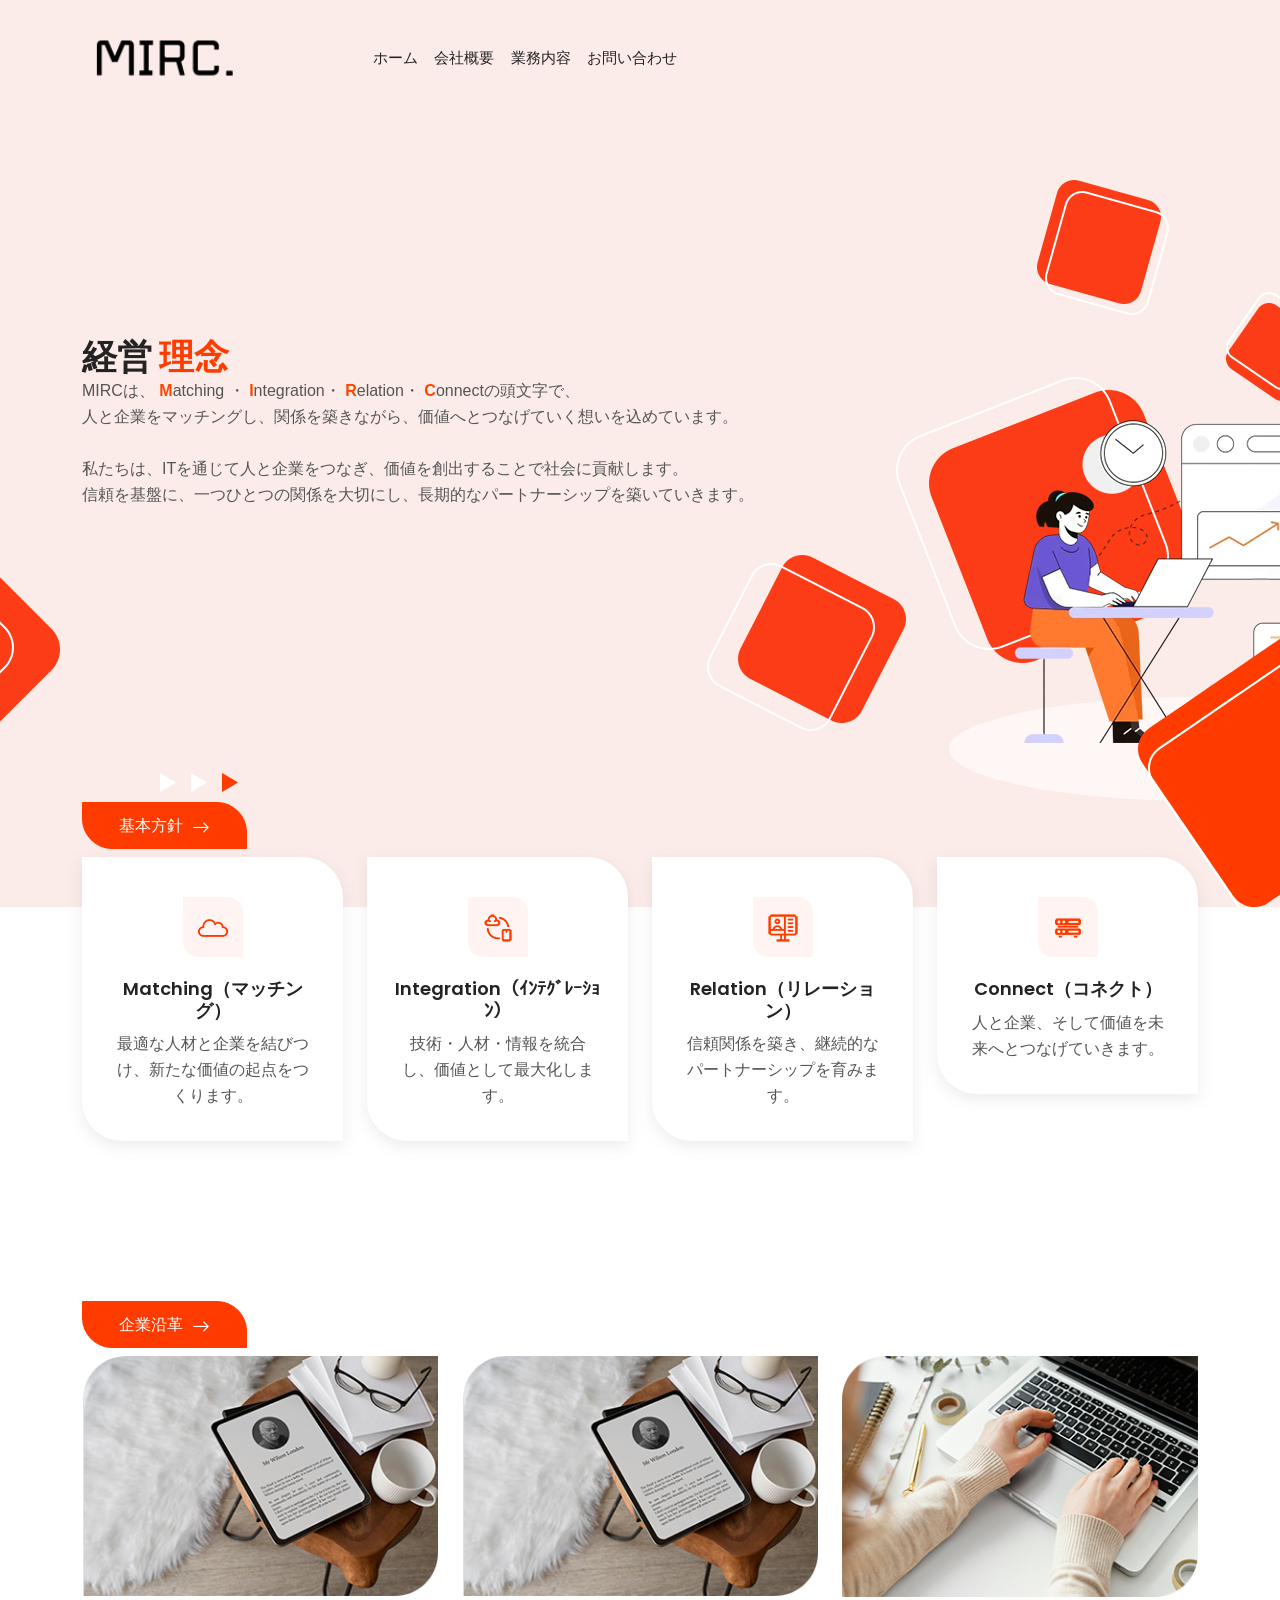
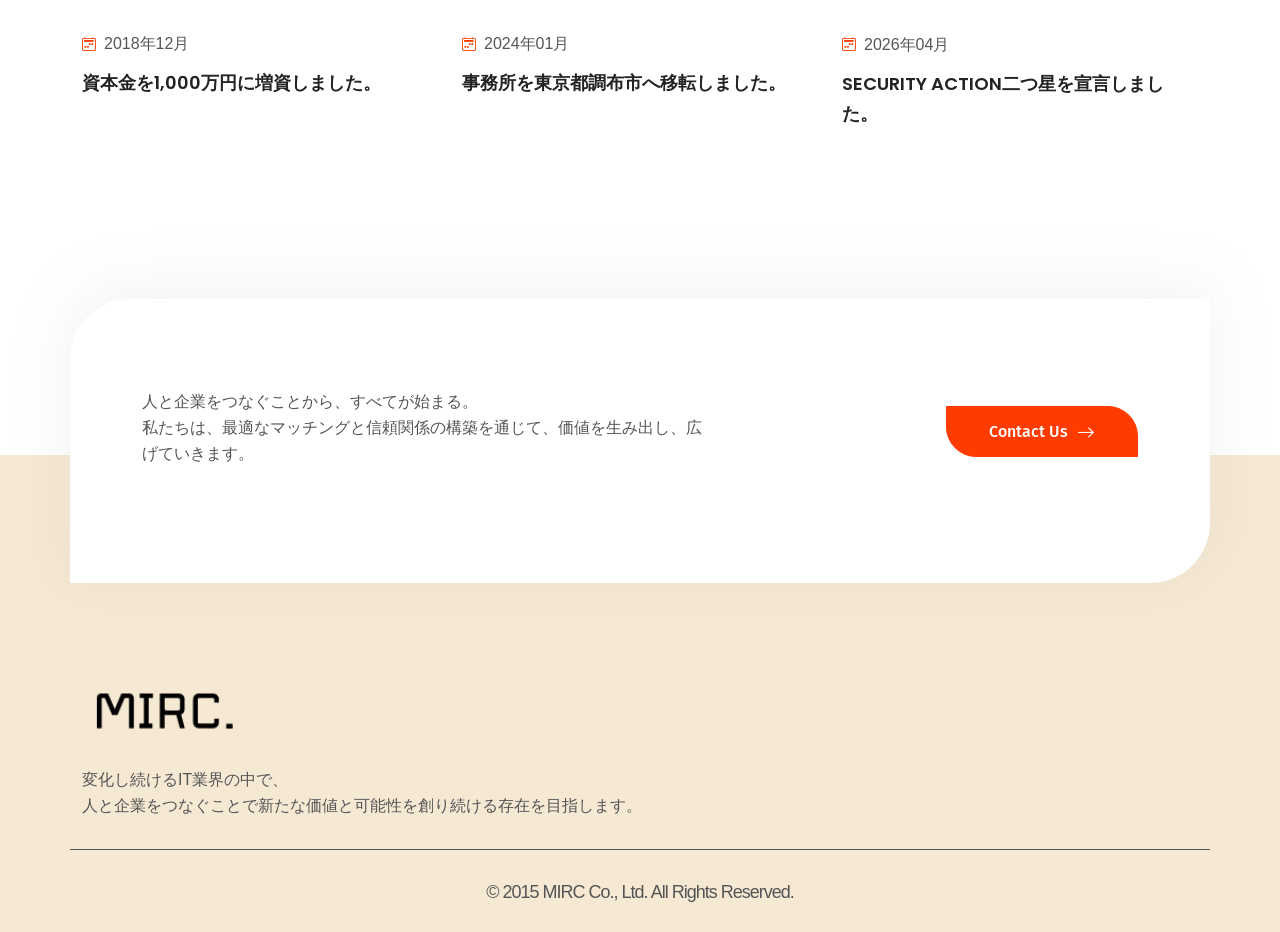
<file: index.html>
<!DOCTYPE HTML>
<html lang="en-US">

<head>
	<meta charset="UTF-8">
	<meta http-equiv="x-ua-compatible" content="ie=edge">
	<title>MIRC株式会社</title>
	<meta name="description" content="クライアントのプロジェクトニーズに応じて、最適なエンジニアを柔軟にアサインし、課題解決を支援します。">
	<meta name="viewport" content="width=device-width, initial-scale=1">
	<!-- Favicon -->
	
	<!-- bootstrap CSS -->
	<link rel="stylesheet" href="static/css/bootstrap.min.css" type="text/css" media="all">
	<!-- carousel CSS -->
	<link rel="stylesheet" href="static/css/owl.carousel.min.css" type="text/css" media="all">
	<!-- animate CSS -->
	<link rel="stylesheet" href="static/css/animate.css" type="text/css" media="all">
	<!-- animated-text CSS -->
	<link rel="stylesheet" href="static/css/animated-text.css" type="text/css" media="all">
	<!-- font-awesome CSS -->
	<link rel="stylesheet" href="static/css/all.min.css" type="text/css" media="all">
	<!-- font-flaticon CSS -->
	<link rel="stylesheet" href="static/css/flaticon.css" type="text/css" media="all">
	<!-- theme-default CSS -->
	<link rel="stylesheet" href="static/css/theme-default.css" type="text/css" media="all">
	<!-- meanmenu CSS -->
	<link rel="stylesheet" href="static/css/meanmenu.min.css" type="text/css" media="all">
	<!-- transitions CSS -->
	<link rel="stylesheet" href="static/css/owl.transitions.css" type="text/css" media="all">
	<!-- venobox CSS -->
	<link rel="stylesheet" href="static/css/venobox.css" type="text/css" media="all">
	<!-- bootstrap icons -->
	<link rel="stylesheet" href="static/css/bootstrap-icons.css" type="text/css" media="all">
	<!-- Main Style CSS -->
	<link rel="stylesheet" href="static/css/style.css" type="text/css" media="all">
	<!-- responsive CSS -->
	<link rel="stylesheet" href="static/css/responsive.css" type="text/css" media="all">
	<!-- modernizr js -->
	<script src="static/js/modernizr-3.5.0.min.js"></script>
</head>

<body>
	<!-- loder -->
	<div class="loader-wrapper">
		<div class="loader"></div>
		<div class="loder-section left-section"></div>
		<div class="loder-section right-section"></div>
	</div>




	<!--==================================================-->
	<!-- Start itpro Main Menu Area -->
	<!--==================================================-->
	<div id="sticky-header" class="itpro_nav_manu">
		<div class="container">
			<div class="row align-items-center">
				<div class="col-lg-3">
					<div class="logo">
						<a class="logo_img" href="" title="MIRC.">
							<img src="static/picture/logo.png" alt="logo">
						</a>
						<a class="main_sticky" href="" title="MIRC.">
							<img src="static/picture/logo2.png" alt="logo">
						</a>
					</div>
				</div>
				<div class="col-lg-6">
					<nav class="itpro_menu">
						<ul class="nav_scroll">
							<li><a href="">ホーム</a></li>
							<li><a href="about.html">会社概要</a></li>
							<li><a href="service.html">業務内容</a></li>
							<li><a href="contact.html">お問い合わせ</a></li>
						</ul>
					</nav>
				</div>
			</div>
		</div>
	</div>

	<!-- itpro Mobile Menu Area -->
	<div class="mobile-menu-area sticky d-sm-block d-md-block d-lg-none ">
		<div class="mobile-menu">
			<nav class="itpro_menu">
				<ul class="nav_scroll">
					<li><a href="">ホーム</a></li>
					<li><a href="about.html">会社概要</a></li>
					<li><a href="service.html">業務内容</a></li>
					<li><a href="contact.html">お問い合わせ</a></li>
				</ul>
			</nav>
		</div>
	</div>
	<!--==================================================-->
	<!-- End itpro Main Menu Area -->
	<!--==================================================-->





	<!--==================================================-->
	<!-- Start itpro slider Area -->
	<!--==================================================-->
	<div class="slider-area d-flex align-items-center">
		<div class="container">
			<div class="row align-items-center">
				<div class="col-lg-12">
					<div class="slider-content">
						<h2> 経営 <span>理念</span> </h2>MIRCは、
						<b style="color:#ff4500;">M</b>atching ・
						<b style="color:#ff4500;">I</b>ntegration・
						<b style="color:#ff4500;">R</b>elation・
						<b style="color:#ff4500;">C</b>onnectの頭文字で、<br>
						人と企業をマッチングし、関係を築きながら、価値へとつなげていく想いを込めています。<br><br>
						私たちは、ITを通じて人と企業をつなぎ、価値を創出することで社会に貢献します。<br>
						信頼を基盤に、一つひとつの関係を大切にし、長期的なパートナーシップを築いていきます。
						</p>
					</div>
				</div>
				<!-- slider shape -->
				<div class="slider-shape">
					<div class="slider-shape-thumb">
						<img src="static/picture/hero-shape.png" alt="">
					</div>
					<div class="slider-shape-thumb2">
						<img src="static/picture/hero-shape2.png" alt="">
					</div>
					<div class="slider-shape-thumb3">
						<img src="static/picture/hr-shape3.png" alt="">
					</div>
				</div>
			</div>
		</div>
	</div>
	<!--==================================================-->
	<!--End itpro slider Area  -->
	<!--==================================================-->



	<!--==================================================-->
	<!-- Start itpro Feature Area -->
	<!--==================================================-->
	<div class="feature-area">
		<div class="container">
			<div class="row feature-bg">
				<div class="slider-button">
					<a href="about.html"> 基本方針 <i class="bi bi-arrow-right"></i> </a>
				</div>
				<div class="col-lg-3 col-sm-6">
					<div class="unique-theme-feature-box">
						<div class="feature-icon">
							<img src="static/picture/feature1.png" alt="">
						</div>
						<div class="feature-content">
							<h3>Matching（マッチング）</h3>
							<p>最適な人材と企業を結びつけ、新たな価値の起点をつくります。</p>
						</div>
					</div>
				</div>
				<div class="col-lg-3 col-sm-6">
					<div class="unique-theme-feature-box">
						<div class="feature-icon">
							<img src="static/picture/feature2.png" alt="">
						</div>
						<div class="feature-content">
							<h3> Integration（ｲﾝﾃｸﾞﾚｰｼｮﾝ）</h3>
							<p>技術・人材・情報を統合し、価値として最大化します。</p>
						</div>
					</div>
				</div>
				<div class="col-lg-3 col-sm-6">
					<div class="unique-theme-feature-box">
						<div class="feature-icon">
							<img src="static/picture/feature3.png" alt="">
						</div>
						<div class="feature-content">
							<h3>Relation（リレーション）</h3>
							<p>信頼関係を築き、継続的なパートナーシップを育みます。</p>
						</div>
					</div>
				</div>
				<div class="col-lg-3 col-sm-6">
					<div class="unique-theme-feature-box">
						<div class="feature-icon">
							<img src="static/picture/feature4.png" alt="">
						</div>
						<div class="feature-content">
							<h3>Connect（コネクト）</h3>
							<p>人と企業、そして価値を未来へとつなげていきます。</p>
						</div>
					</div>
				</div>
			</div>
		</div>
	</div>

	<div class="blog-area blog-new">
		<div class="container">
			<div class="row align-items-center">
				<div class="slider-button">
					<a href="about.html"> 企業沿革 <i class="bi bi-arrow-right"></i> </a>
				</div>
			</div>
			<div class="row">
				<div class="col-lg-4 col-md-6">
					<div class="single-blog-box">
						<div class="single-blog-thumb">
							<img src="static/picture/blg2.png" alt="">
						</div>
						<div class="em-blog-content">
							<div class="meta-blog-icon">
								<ul>
									<li> <i class="bi bi-calendar2-week"></i>2018年12月</li>
								</ul>
							</div>
							<div class="em-blog-title">
								<h2> <a href=#>資本金を1,000万円に増資しました。</a> </h2>
							</div>
						</div>
					</div>
				</div>
				<div class="col-lg-4 col-md-6">
					<div class="single-blog-box">
						<div class="single-blog-thumb">
							<img src="static/picture/blg2.png" alt="">
						</div>
						<div class="em-blog-content">
							<div class="meta-blog-icon">
								<ul>
									<li> <i class="bi bi-calendar2-week"></i>2024年01月</li>
								</ul>
							</div>
							<div class="em-blog-title">
								<h2> <a href=#>事務所を東京都調布市へ移転しました。</a> </h2>
							</div>
						</div>
					</div>
				</div>
				<div class="col-lg-4 col-md-6">
					<div class="single-blog-box">
						<div class="single-blog-thumb">
							<img src="static/picture/blg3.png" alt="">
						</div>
						<div class="em-blog-content">
							<div class="meta-blog-icon">
								<ul>
									<li> <i class="bi bi-calendar2-week"></i>2026年04月</li>
								</ul>
							</div>
							<div class="em-blog-title">
								<h2> <a href=#>SECURITY ACTION二つ星を宣言しました。</a> </h2>
							</div>
						</div>
					</div>
				</div>
			</div>
		</div>
	</div>
	<!--==================================================-->
	<!-- End itpro Blog Area -->
	<!--==================================================-->


	<div class="subscribe-area">
		<div class="container">
			<div class="row sub-bg align-items-center">
				<div class="col-lg-7 col-md-6">
					<div class="subscribe-title">
						<p>
						人と企業をつなぐことから、すべてが始まる。<br>
						私たちは、最適なマッチングと信頼関係の構築を通じて、価値を生み出し、広げていきます。
						</p>
					</div>
				</div>
				<div class="col-lg-5 col-md-6">
					<div class="itpro-button text-right">
						<a href="contact.html">Contact Us <i class="bi bi-arrow-right"></i></a>
					</div>
				</div>
			</div>
		</div>
	</div>



		<!--==================================================-->
	<!-- Start itpro Footer Middle Area -->
	<!--==================================================-->
	<div class="footer-middle">
		<div class="container">
			<div class="company-info-desc">
				<div class="footer-logo">
					<a class="logo_img" href="" title="itpro">
						<img src="static/picture/logo.png" alt="logo">
					</a>
				</div>
				<p>変化し続けるIT業界の中で、<br>
				人と企業をつなぐことで新たな価値と可能性を創り続ける存在を目指します。
				</p>
			</div>
		</div>
		<div class="footer-bottom-area d-flex align-items-center">
			<div class="container">
				<div class="row ftr-btm-bg">
					<div class="col-lg-12">
						<div class="footer-bottom-content">
							<div class="footer-bottom-content-copy">
								<p>© 2015 MIRC Co., Ltd. All Rights Reserved.</p>
							</div>
						</div>
					</div>
				</div>
			</div>
		</div>
	</div>
	<!--==================================================-->
	<!-- End itpro Footer Middle Area -->
	<!--==================================================-->


	<!--==================================================-->
	<!-- Start scrollup section Section -->
	<!--==================================================-->
	   <div class="prgoress_indicator active-progress">
	        <svg class="progress-circle svg-content" width="100%" height="100%" viewbox="-1 -1 102 102">
	          <path d="M50,1 a49,49 0 0,1 0,98 a49,49 0 0,1 0,-98" style="transition: stroke-dashoffset 10ms linear 0s; stroke-dasharray: 307.919, 307.919; stroke-dashoffset: 270.456;"></path>
	        </svg>
	    </div>
	<!--==================================================-->
	<!-- Start scrollup section Section -->
	<!--==================================================-->





	<!-- jquery js -->
	<script src="static/js/jquery-3.6.2.min.js"></script>
	<script src="static/js/popper.min.js"></script>
	<!-- bootstrap js -->
	<script src="static/js/bootstrap.min.js"></script>
	<!-- carousel js -->
	<script src="static/js/owl.carousel.min.js"></script>
	<!-- counterup js -->
	<script src="static/js/jquery.counterup.min.js"></script>
	<!-- waypoints js -->
	<script src="static/js/waypoints.min.js"></script>
	<!-- wow js -->
	<script src="static/js/wow.js"></script>
	<!-- imagesloaded js -->
	<script src="static/js/imagesloaded.pkgd.min.js"></script>
	<!-- venobox js -->
	<script src="static/js/venobox.js"></script>

	<!--  animated-text js -->
	<script src="static/js/animated-text.js"></script>
	<!-- venobox min js -->
	<script src="static/js/venobox.min.js"></script>
	<!-- isotope js -->
	<script src="static/js/isotope.pkgd.min.js"></script>
	<!-- jquery meanmenu js -->
	<script src="static/js/jquery.meanmenu.js"></script>
	<!-- jquery scrollup js -->
	<script src="static/js/jquery.scrollUp.js"></script>
	<script src="static/js/jquery.barfiller.js"></script>
	<!-- jquery js -->
	<!-- theme js -->
	<script src="static/js/theme.js"></script>
</body>

</html>
</file>
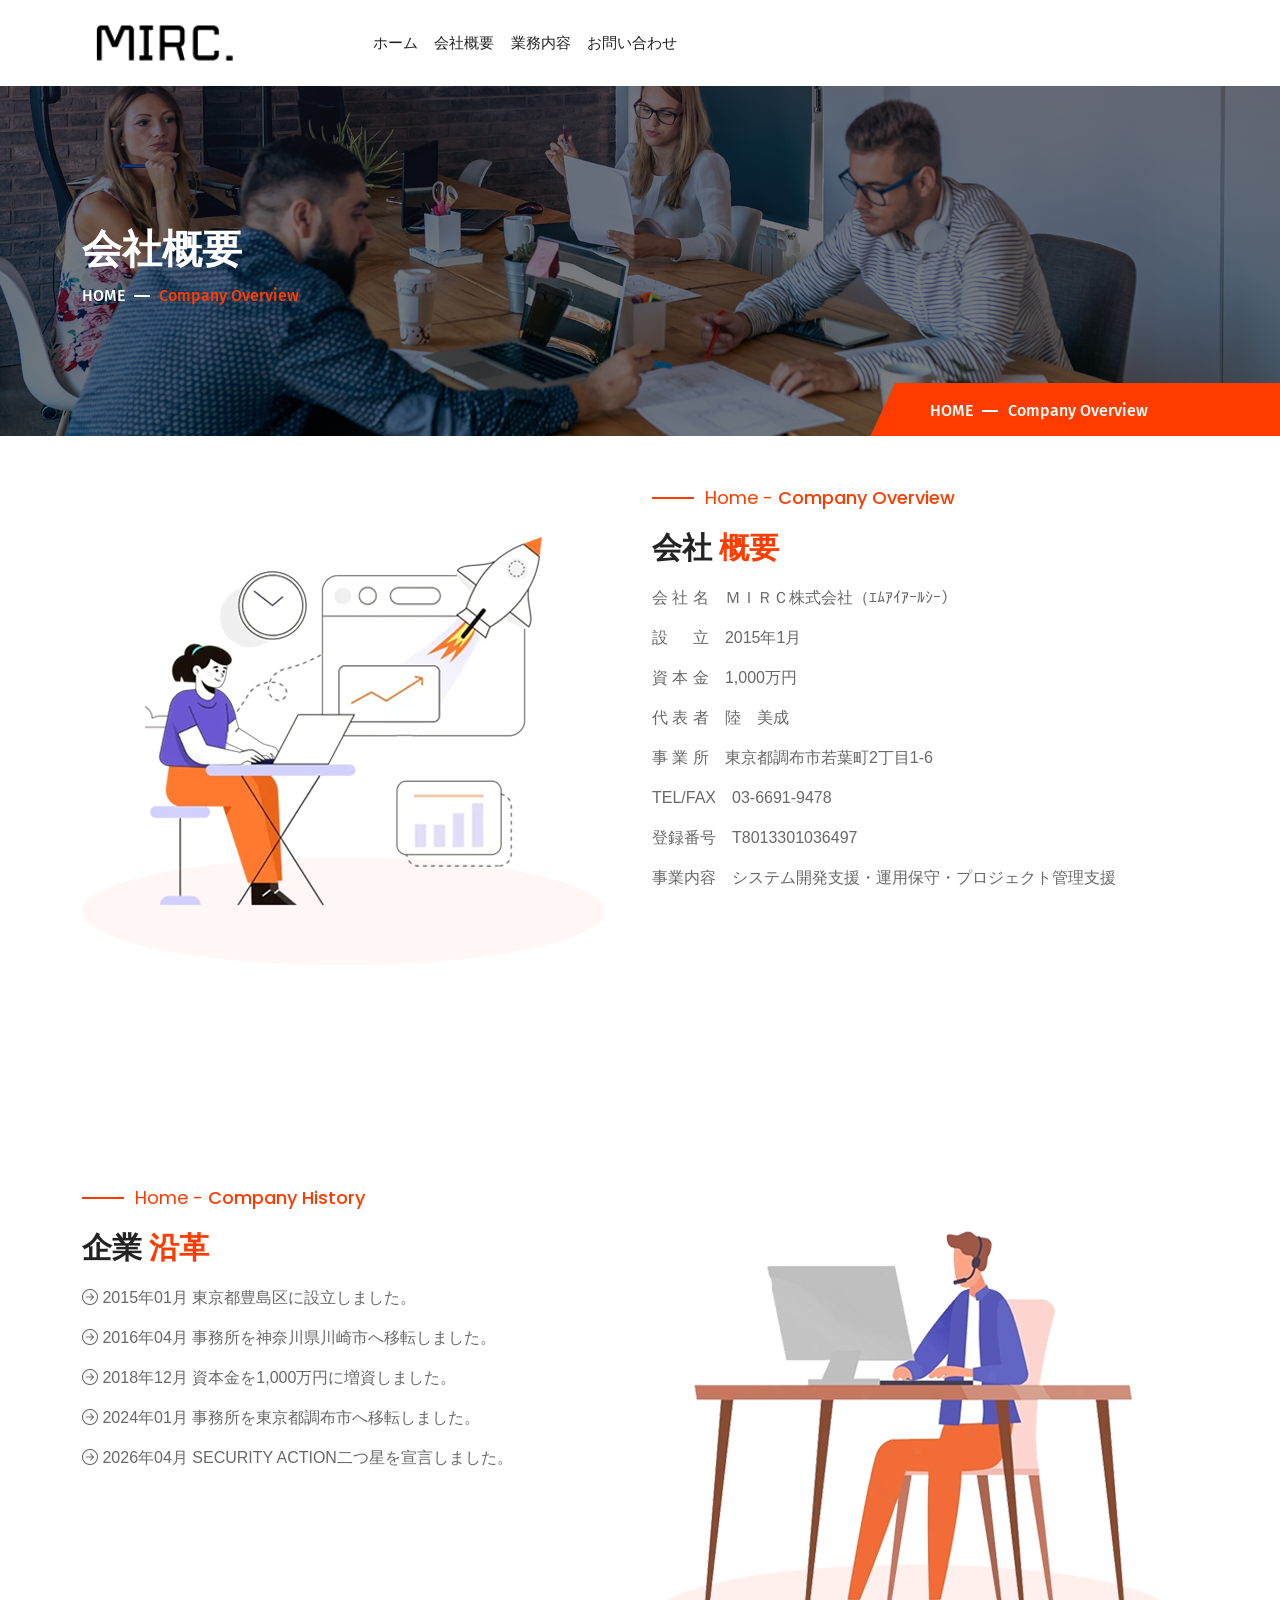
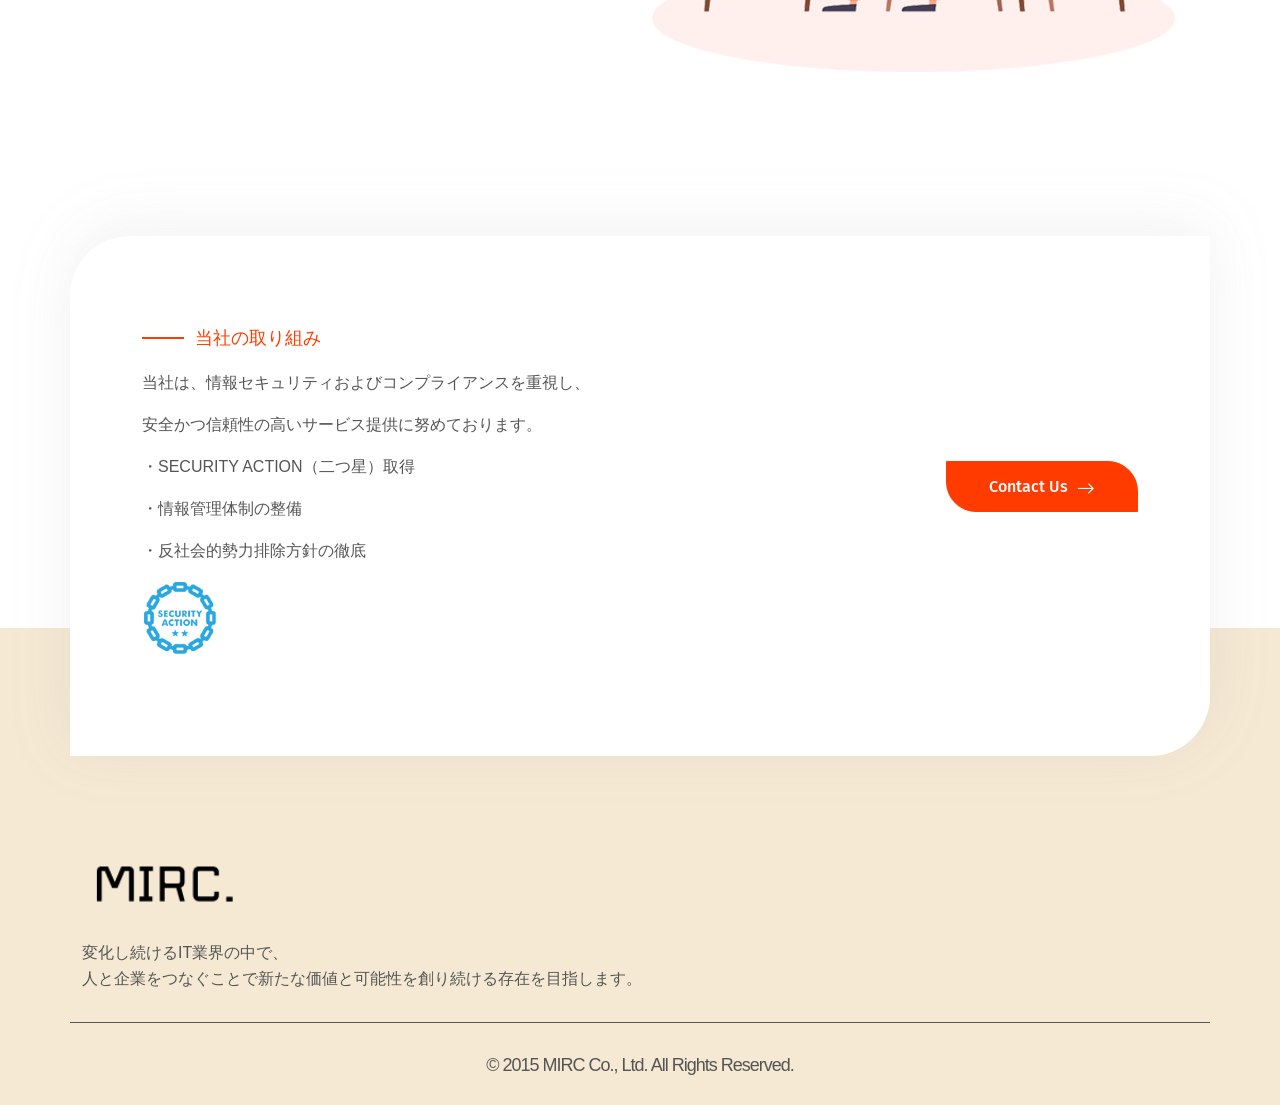
<file: about.html>
<!DOCTYPE HTML>
<html lang="en-US">

<head>
	<meta charset="UTF-8">
	<meta http-equiv="x-ua-compatible" content="ie=edge">
	<title>会社概要</title>
	<meta name="description" content="クライアントのプロジェクトニーズに応じて、最適なエンジニアを柔軟にアサインし、課題解決を支援します。">
	<meta name="viewport" content="width=device-width, initial-scale=1">
	<!-- Favicon -->
	
	<!-- bootstrap CSS -->
	<link rel="stylesheet" href="static/css/bootstrap.min.css" type="text/css" media="all">
	<!-- carousel CSS -->
	<link rel="stylesheet" href="static/css/owl.carousel.min.css" type="text/css" media="all">
	<!-- animate CSS -->
	<link rel="stylesheet" href="static/css/animate.css" type="text/css" media="all">
	<!-- animated-text CSS -->
	<link rel="stylesheet" href="static/css/animated-text.css" type="text/css" media="all">
	<!-- font-awesome CSS -->
	<link rel="stylesheet" href="static/css/all.min.css" type="text/css" media="all">
	<!-- font-flaticon CSS -->
	<link rel="stylesheet" href="static/css/flaticon.css" type="text/css" media="all">
	<!-- theme-default CSS -->
	<link rel="stylesheet" href="static/css/theme-default.css" type="text/css" media="all">
	<!-- meanmenu CSS -->
	<link rel="stylesheet" href="static/css/meanmenu.min.css" type="text/css" media="all">
	<!-- transitions CSS -->
	<link rel="stylesheet" href="static/css/owl.transitions.css" type="text/css" media="all">
	<!-- venobox CSS -->
	<link rel="stylesheet" href="static/css/venobox.css" type="text/css" media="all">

	<!-- bootstrap icons -->
	<link rel="stylesheet" href="static/css/bootstrap-icons.css" type="text/css" media="all">

	<!-- Main Style CSS -->
	<link rel="stylesheet" href="static/css/style.css" type="text/css" media="all">
	<!-- responsive CSS -->
	<link rel="stylesheet" href="static/css/responsive.css" type="text/css" media="all">

	<!-- modernizr js -->
	<script src="static/js/modernizr-3.5.0.min.js"></script>
</head>

<body>
	<!-- loder -->
	<div class="loader-wrapper">
		<div class="loader"></div>
		<div class="loder-section left-section"></div>
		<div class="loder-section right-section"></div>
	</div>

	<!--==================================================-->
	<!-- Start itpro Main Menu Area -->
	<!--==================================================-->
	<div id="sticky-header" class="itpro_nav_manu style-two">
		<div class="container">
			<div class="row align-items-center">
				<div class="col-lg-3">
					<div class="logo">
						<a class="logo_img" href="index.html" title="itpro">
							<img src="static/picture/logo.png" alt="logo">
						</a>
						<a class="main_sticky" href="index.html" title="itpro">
							<img src="static/picture/logo2.png" alt="logo">
						</a>
					</div>
				</div>
				<div class="col-lg-6">
					<nav class="itpro_menu">
						<ul class="nav_scroll">
							<li><a href="index.html">ホーム</a></li>
							<li><a href="about.html">会社概要</a></li>
							<li><a href="service.html">業務内容</a></li>
							<li><a href="contact.html">お問い合わせ</a></li>
						</ul>
					</nav>
				</div>
			</div>
		</div>
	</div>

	<!-- itpro Mobile Menu Area -->
	<div class="mobile-menu-area sticky d-sm-block d-md-block d-lg-none ">
		<div class="mobile-menu">
			<nav class="itpro_menu">
				<ul class="nav_scroll">
					<li><a href="index.html">ホーム</a></li>
					<li><a href="about.html">会社概要</a></li>
					<li><a href="service.html">業務内容</a></li>
					<li><a href="contact.html">お問い合わせ</a></li>
				</ul>
			</nav>
		</div>
	</div>
	<!--==================================================-->
	<!-- End itpro Main Menu Area -->
	<!--==================================================-->

	<!--==================================================-->
	<!--  Start Header Slider Section -->
	<!--===================================================-->
	<div class="breadcumb-area d-flex align-items-center">
		<div class="container">
			<div class="row d-flex align-items-center">
				<div class="col-lg-12">
					<div class="breadcumb-content">
						<h1>会社概要</h1>
						<ul>
							<li><a href="index.html">Home</a></li>
							<li>Company Overview </li>
						</ul>
					</div>
				</div>
				<div class="britcam-shape">
					<div class="breadcumb-content upp">
						<ul>
							<li><a href="index.html">Home</a></li>
							<li>Company Overview </li>
						</ul>
					</div>
				</div>
			</div>
		</div>
	</div>
	<!--==================================================-->
	<!--  End Header Slider Section -->
	<!--===================================================-->
	
	<!--=================================================-->
	<!-- START  feture-area Section -->
	<!--=================================================-->
	<div class="feature-area style-two">
		<div class="container">
			<div class="row">
				<div class="col-lg-6 col-md-12">
					<div class="unique-theme-about-thumb">
						<img src="static/picture/about.png" alt="">
					</div>
				</div>
				<div class="col-lg-6 col-md-12">
					<div class="itpro-section-title">
						<h5><a href="index.html">Home - </a>Company Overview</h5>
						<h2> 会社 <span> 概要 </span></h2>
					</div>
					<div class="unique-theme-icon-list">
						<ul>
							<li>  会 社 名　ＭＩＲＣ株式会社（ｴﾑｱｲｱｰﾙｼｰ） </span></li>
							<li>  設 　 立　2015年1月 </span></li>
							<li>  資 本 金　1,000万円 </span></li>
							<li>  代 表 者　陸　美成 </span></li>
							<li>  事 業 所　東京都調布市若葉町2丁目1-6 </span></li>
							<li>  TEL/FAX　03-6691-9478 </span></li>
							<li>  登録番号　T8013301036497 </span></li>
							<li>  事業内容　システム開発支援・運用保守・プロジェクト管理支援</span></li>
						</ul>
					</div>
				</div>
			</div>
		</div>
	</div>
	<!--=================================================-->
	<!-- End  feture-area Section -->
	<!--=================================================-->
	
	<!--=================================================-->
	<!-- START  feture-area Section -->
	<!--=================================================-->
	<div class="feature-area style-two">
		<div class="container">
			<div class="row">
				
				
				<div class="col-lg-6 col-md-12">
					<div class="itpro-section-title">
						<h5><a href="index.html">Home - </a>Company History</h5>
						<h2> 企業 <span> 沿革 </span></h2>
					</div>
					<div class="unique-theme-icon-list">
						<ul>
							<li><i class="bi bi-arrow-right-circle"></i> <span> 2015年01月  東京都豊島区に設立しました。</span></li>
							<li><i class="bi bi-arrow-right-circle"></i> <span> 2016年04月  事務所を神奈川県川崎市へ移転しました。</span></li>
							<li><i class="bi bi-arrow-right-circle"></i> <span> 2018年12月  資本金を1,000万円に増資しました。</span></li>
							<li><i class="bi bi-arrow-right-circle"></i> <span> 2024年01月  事務所を東京都調布市へ移転しました。</span></li>
							<li><i class="bi bi-arrow-right-circle"></i> <span> 2026年04月  SECURITY ACTION二つ星を宣言しました。</span></li>
						</ul>
					</div>
				</div>
				<div class="col-lg-6 col-md-12">
					<div class="unique-theme-about-thumb">
						<img src="static/picture/about2.png" alt="">
					</div>
				</div>
			</div>
		</div>
	</div>
	<!--=================================================-->
	<!-- End  feture-area Section -->
	<!--=================================================-->

	<!--==================================================-->
	<!-- Start Contact Us -->
	<!--==================================================-->
	<div class="subscribe-area">
		<div class="container">
			<div class="row sub-bg align-items-center">
				<div class="col-lg-7 col-md-6">
					<div class="subscribe-title">
					<div class="itpro-section-title">
						<h5>当社の取り組み</h5>
					</div>
						<p>当社は、情報セキュリティおよびコンプライアンスを重視し、
						<p>安全かつ信頼性の高いサービス提供に努めております。
						<p>・SECURITY ACTION（二つ星）取得
						<p>・情報管理体制の整備
						<p>・反社会的勢力排除方針の徹底</p>
					</div>
					<div >
					<img src="static/picture/security1.png" alt="">
					</div>
				</div>
				<div class="col-lg-5 col-md-6">
					<div class="itpro-button text-right">
						<a href="contact.html">Contact Us <i class="bi bi-arrow-right"></i></a>
					</div>
				</div>
			</div>
		</div>
	</div>
	<!--==================================================-->
	<!-- End Contact Us -->
	<!--==================================================-->


	<!--==================================================-->
	<!-- Start itpro Footer Middle Area -->
	<!--==================================================-->
	<div class="footer-middle">
		<div class="container">
			<div class="company-info-desc">
				<div class="footer-logo">
					<a class="logo_img" href="" title="itpro">
						<img src="static/picture/logo.png" alt="logo">
					</a>
				</div>
				<p>変化し続けるIT業界の中で、<br>
				人と企業をつなぐことで新たな価値と可能性を創り続ける存在を目指します。
				</p>
			</div>
		</div>
		<div class="footer-bottom-area d-flex align-items-center">
			<div class="container">
				<div class="row ftr-btm-bg">
					<div class="col-lg-12">
						<div class="footer-bottom-content">
							<div class="footer-bottom-content-copy">
								<p>© 2015 MIRC Co., Ltd. All Rights Reserved.</p>
							</div>
						</div>
					</div>
				</div>
			</div>
		</div>
	</div>
	<!--==================================================-->
	<!-- End itpro Footer Middle Area -->
	<!--==================================================-->




	<!--==================================================-->
	<!-- Start scrollup section Section -->
	<!--==================================================-->
	   <div class="prgoress_indicator active-progress">
	        <svg class="progress-circle svg-content" width="100%" height="100%" viewbox="-1 -1 102 102">
	          <path d="M50,1 a49,49 0 0,1 0,98 a49,49 0 0,1 0,-98" style="transition: stroke-dashoffset 10ms linear 0s; stroke-dasharray: 307.919, 307.919; stroke-dashoffset: 270.456;"></path>
	        </svg>
	    </div>
	<!--==================================================-->
	<!-- Start scrollup section Section -->
	<!--==================================================-->


	<!-- jquery js -->
	<script src="static/js/jquery-3.6.2.min.js"></script>
	<script src="static/js/popper.min.js"></script>
	<!-- bootstrap js -->
	<script src="static/js/bootstrap.min.js"></script>
	<!-- carousel js -->
	<script src="static/js/owl.carousel.min.js"></script>
	<!-- counterup js -->
	<script src="static/js/jquery.counterup.min.js"></script>
	<!-- waypoints js -->
	<script src="static/js/waypoints.min.js"></script>
	<!-- wow js -->
	<script src="static/js/wow.js"></script>
	<!-- imagesloaded js -->
	<script src="static/js/imagesloaded.pkgd.min.js"></script>
	<!-- venobox js -->
	<script src="static/js/venobox.js"></script>

	<!--  animated-text js -->
	<script src="static/js/animated-text.js"></script>
	<!-- venobox min js -->
	<script src="static/js/venobox.min.js"></script>
	<!-- isotope js -->
	<script src="static/js/isotope.pkgd.min.js"></script>
	<!-- jquery meanmenu js -->
	<script src="static/js/jquery.meanmenu.js"></script>

	<!-- jquery scrollup js -->
	<script src="static/js/jquery.scrollUp.js"></script>
	<!-- theme js -->
	<script src="static/js/theme.js"></script>
	<!-- barfiller -->
	<script src="static/js/jquery.barfiller.js"></script>
</body>

</html>
</file>
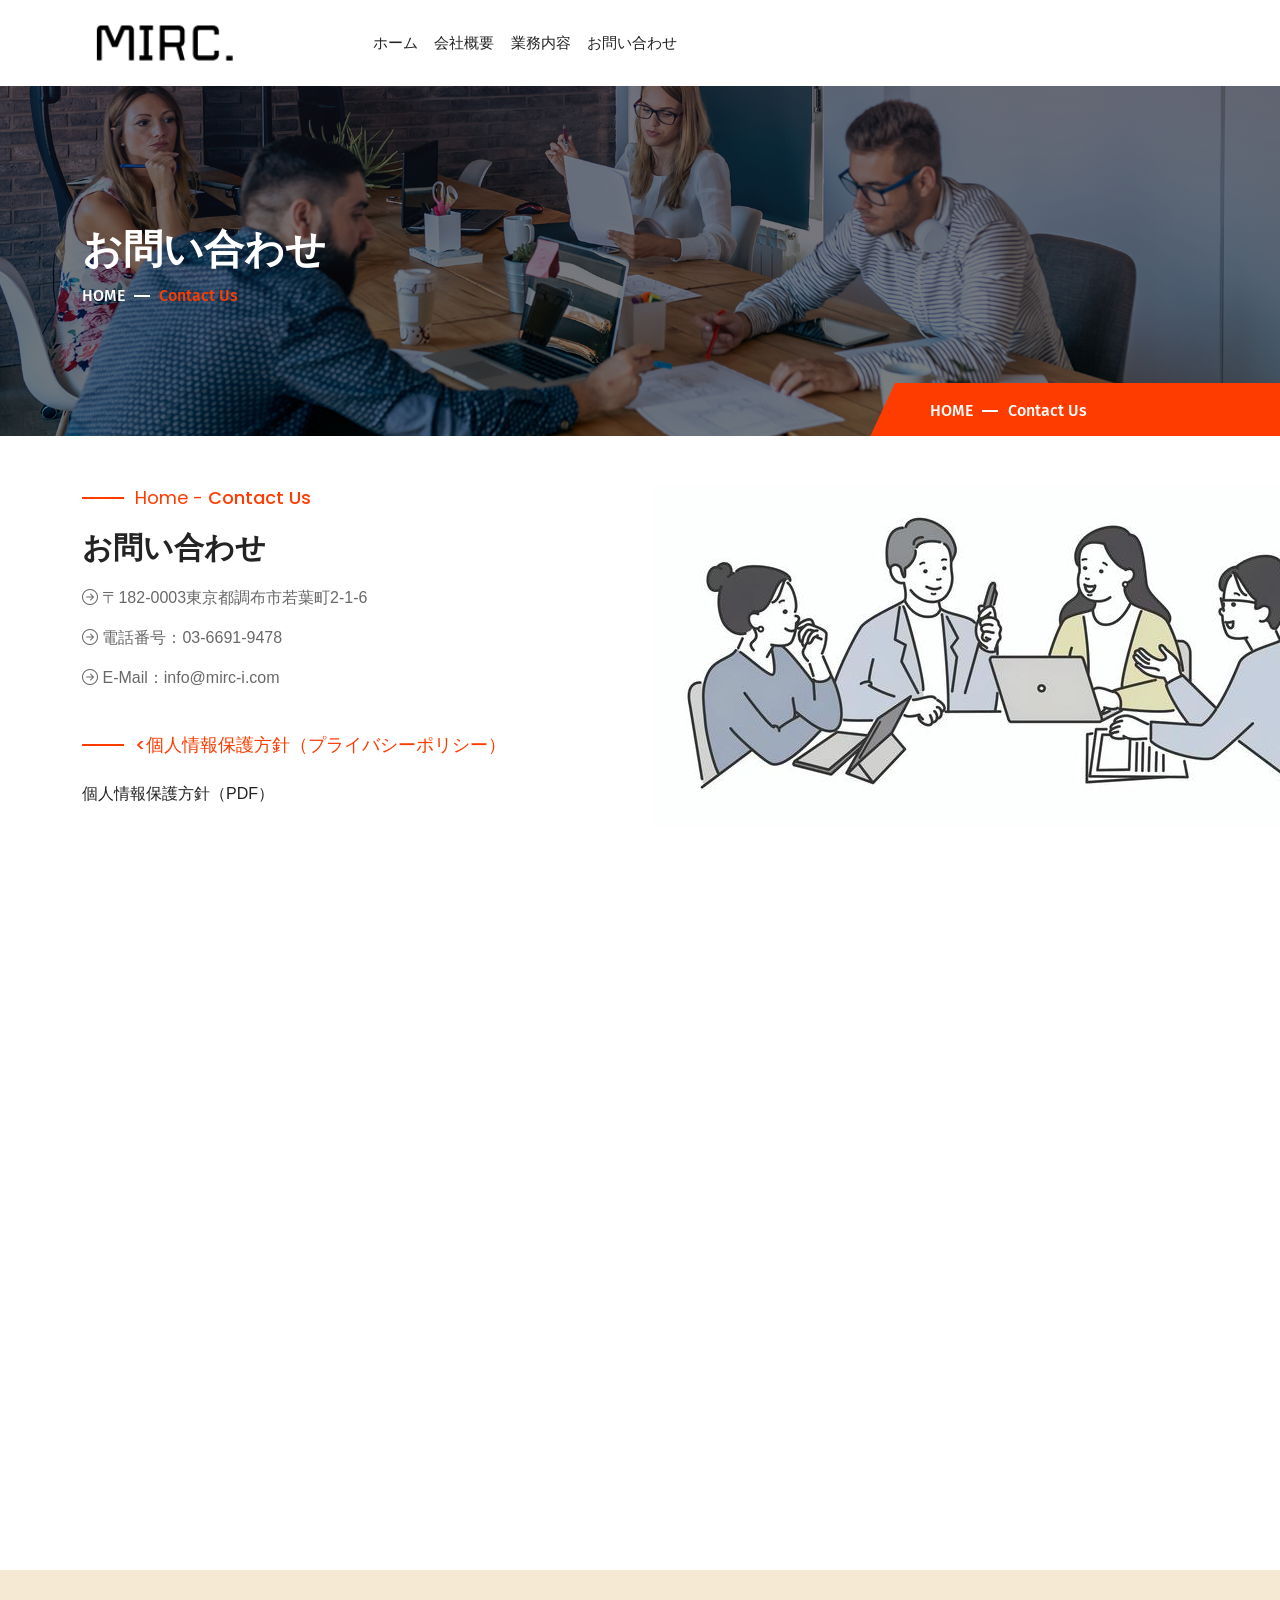
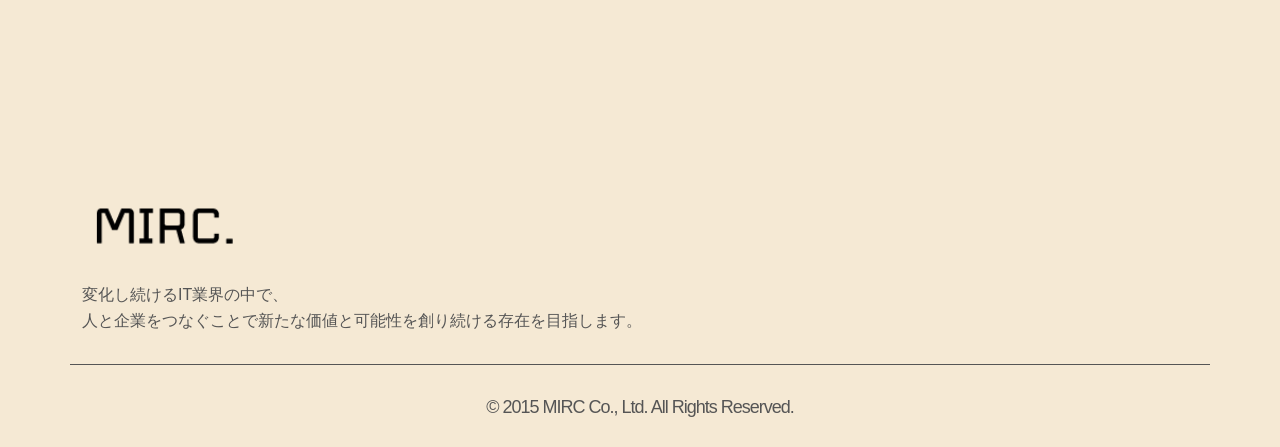
<file: contact.html>
<!DOCTYPE HTML>
<html lang="en-US">

<head>
	<meta charset="UTF-8">
	<meta http-equiv="x-ua-compatible" content="ie=edge">
	<title>お問い合わせ</title>
	<meta name="description" content="クライアントのプロジェクトニーズに応じて、最適なエンジニアを柔軟にアサインし、課題解決を支援します。">
	<meta name="viewport" content="width=device-width, initial-scale=1">
	<!-- Favicon -->
	
	<!-- bootstrap CSS -->
	<link rel="stylesheet" href="static/css/bootstrap.min.css" type="text/css" media="all">
	<!-- carousel CSS -->
	<link rel="stylesheet" href="static/css/owl.carousel.min.css" type="text/css" media="all">
	<!-- animate CSS -->
	<link rel="stylesheet" href="static/css/animate.css" type="text/css" media="all">
	<!-- animated-text CSS -->
	<link rel="stylesheet" href="static/css/animated-text.css" type="text/css" media="all">
	<!-- font-awesome CSS -->
	<link rel="stylesheet" href="static/css/all.min.css" type="text/css" media="all">
	<!-- font-flaticon CSS -->
	<link rel="stylesheet" href="static/css/flaticon.css" type="text/css" media="all">
	<!-- theme-default CSS -->
	<link rel="stylesheet" href="static/css/theme-default.css" type="text/css" media="all">
	<!-- meanmenu CSS -->
	<link rel="stylesheet" href="static/css/meanmenu.min.css" type="text/css" media="all">
	<!-- transitions CSS -->
	<link rel="stylesheet" href="static/css/owl.transitions.css" type="text/css" media="all">
	<!-- venobox CSS -->
	<link rel="stylesheet" href="static/css/venobox.css" type="text/css" media="all">

	<!-- bootstrap icons -->
	<link rel="stylesheet" href="static/css/bootstrap-icons.css" type="text/css" media="all">

	<!-- Main Style CSS -->
	<link rel="stylesheet" href="static/css/style.css" type="text/css" media="all">
	<!-- responsive CSS -->
	<link rel="stylesheet" href="static/css/responsive.css" type="text/css" media="all">

	<!-- modernizr js -->
	<script src="static/js/modernizr-3.5.0.min.js"></script>
</head>

<body>
	<!-- loder -->
	<div class="loader-wrapper">
		<div class="loader"></div>
		<div class="loder-section left-section"></div>
		<div class="loder-section right-section"></div>
	</div>


	<!--==================================================-->
	<!-- Start itpro Main Menu Area -->
	<!--==================================================-->
	<div id="sticky-header" class="itpro_nav_manu style-two">
		<div class="container">
			<div class="row align-items-center">
				<div class="col-lg-3">
					<div class="logo">
						<a class="logo_img" href="index.html" title="MIRC.">
							<img src="static/picture/logo.png" alt="logo">
						</a>
						<a class="main_sticky" href="index.html" title="MIRC.">
							<img src="static/picture/logo2.png" alt="logo">
						</a>
					</div>
				</div>
				<div class="col-lg-6">
					<nav class="itpro_menu">
						<ul class="nav_scroll">
							<li><a href="index.html">ホーム</a></li>
							<li><a href="about.html">会社概要</a></li>
							<li><a href="service.html">業務内容</a></li>
							<li><a href="contact.html">お問い合わせ</a></li>
						</ul>
					</nav>
				</div>
			</div>
		</div>
	</div>

	<!-- itpro Mobile Menu Area -->
	<div class="mobile-menu-area sticky d-sm-block d-md-block d-lg-none ">
		<div class="mobile-menu">
			<nav class="itpro_menu">
				<ul class="nav_scroll">
					<li><a href="index.html">ホーム</a></li>
					<li><a href="about.html">会社概要</a></li>
					<li><a href="service.html">業務内容</a></li>
					<li><a href="contact.html">お問い合わせ</a></li>
				</ul>
			</nav>
		</div>
	</div>
	<!--==================================================-->
	<!-- End itpro Main Menu Area -->
	<!--==================================================-->


	<!--==================================================-->
	<!--Start Header Slider Section -->
	<!--===================================================-->
	<div class="breadcumb-area d-flex align-items-center">
		<div class="container">
			<div class="row d-flex align-items-center">
				<div class="col-lg-12">
					<div class="breadcumb-content">
						<h1> お問い合わせ </h1>
						<ul>
							<li><a href="index.html">Home</a></li>
							<li> Contact Us </li>
						</ul>
					</div>
				</div>
				<div class="britcam-shape">
					<div class="breadcumb-content upp">
						<ul>
							<li><a href="index.html">Home</a></li>
							<li> Contact Us </li>
						</ul>
					</div>
				</div>
			</div>
		</div>
	</div>

	<!--=================================================-->
	<!-- START  feture-area Section -->
	<!--=================================================-->
	<div class="feature-area style-two">
		<div class="container">
			<div class="row">
				<div class="col-lg-6 col-md-12">
					<div class="itpro-section-title">
						<h5><a href="index.html">Home - </a>Contact Us</h5>
						<h2> お問い合わせ</h2>
					</div>
					<div class="unique-theme-icon-list">
						<ul>
							<li><i class="bi bi-arrow-right-circle"></i> <span> 〒182-0003東京都調布市若葉町2-1-6 </span></li>
							<li><i class="bi bi-arrow-right-circle"></i> <span> 電話番号：03-6691-9478 </span></li>
							<li><i class="bi bi-arrow-right-circle"></i> <span> E-Mail：info@mirc-i.com </span></li>
							<li></li>
							<li></li>
							<li></li>
						</ul>
						
					</div>
					<div class="itpro-section-title">
						<h5><個人情報保護方針（プライバシーポリシー）</h5>
					</div>
					<div class="unique-theme-icon-list">
						<ul>
							<a href="static/files/個人情報保護方針.pdf" download>
							個人情報保護方針（PDF）
							</a>
							<li></li>
							<li></li>
							<li></li>
						</ul>
					</div>
				</div>
				<div class="col-lg-6 col-md-12">
					<div class="unique-theme-about-thumb">
						<img src="static/picture/Contact.jpeg" alt="">
					</div>
					
				</div>
			</div>
		</div>
	</div>

	<div class="map-section">
		<div class="container-fluid">
			<div class="row">
				<div class="col-lg-12 p-0">
					<iframe src="https://www.google.com/maps/embed?pb=!1m28!1m12!1m3!1d1620.8332119781608!2d139.5838689388545!3d35.66058937240373!2m3!1f0!2f0!3f0!3m2!1i1024!2i768!4f13.1!4m13!3e2!4m5!1s0x60188d5f26ac9daf%3A0x1582f85d1d43737e!2z44CSMTgyLTAwMDMg5p2x5Lqs6YO96Kq_5biD5biC6Iul6JGJ55S677yS5LiB55uu77yR4oiS77yWIOagquW8j-S8muekvuODquOCr-ODjeODg-ODiA!3m2!1d35.6588808!2d139.5859581!4m5!1s0x6018f1bc6cf56b93%3A0x4e40f669b2c10bad!2z5LuZ5bed6aeF44CB44CSMTgyLTAwMDIg5p2x5Lqs6YO96Kq_5biD5biC5LuZ5bed55S677yR5LiB55uu!3m2!1d35.6623036!2d139.5849083!5e0!3m2!1sja!2sjp!4v1700322666340!5m2!1sja!2sjp" 
       					width="800" height="600" style="border:0; margin-right: calc(50% - 50vw); margin-left: calc(50% - 50vw); max-width: none; width: 100vw" allowfullscreen="" loading="lazy">
      				</iframe>
				</div>
			</div>
		</div>
	</div>
	<!--=================================================-->
	<!-- End  feture-area Section -->
	<!--=================================================-->

	<!--==================================================-->
	<!-- Start itpro Footer Middle Area -->
	<!--==================================================-->
	<div class="footer-middle">
		<div class="container">
			<div class="company-info-desc">
				<div class="footer-logo">
					<a class="logo_img" href="" title="itpro">
						<img src="static/picture/logo.png" alt="logo">
					</a>
				</div>
				<p>変化し続けるIT業界の中で、<br>
				人と企業をつなぐことで新たな価値と可能性を創り続ける存在を目指します。
				</p>
			</div>
		</div>
		<div class="footer-bottom-area d-flex align-items-center">
			<div class="container">
				<div class="row ftr-btm-bg">
					<div class="col-lg-12">
						<div class="footer-bottom-content">
							<div class="footer-bottom-content-copy">
								<p>© 2015 MIRC Co., Ltd. All Rights Reserved.</p>
							</div>
						</div>
					</div>
				</div>
			</div>
		</div>
	</div>
	<!--==================================================-->
	<!-- End itpro Footer Middle Area -->
	<!--==================================================-->




	<!--==================================================-->
	<!-- Start scrollup section Section -->
	<!--==================================================-->
	   <div class="prgoress_indicator active-progress">
	        <svg class="progress-circle svg-content" width="100%" height="100%" viewbox="-1 -1 102 102">
	          <path d="M50,1 a49,49 0 0,1 0,98 a49,49 0 0,1 0,-98" style="transition: stroke-dashoffset 10ms linear 0s; stroke-dasharray: 307.919, 307.919; stroke-dashoffset: 270.456;"></path>
	        </svg>
	    </div>
	<!--==================================================-->
	<!-- Start scrollup section Section -->
	<!--==================================================-->

	<!-- jquery js -->
	<script src="static/js/jquery-3.6.2.min.js"></script>
	<script src="static/js/popper.min.js"></script>
	<!-- bootstrap js -->
	<script src="static/js/bootstrap.min.js"></script>
	<!-- carousel js -->
	<script src="static/js/owl.carousel.min.js"></script>
	<!-- counterup js -->
	<script src="static/js/jquery.counterup.min.js"></script>
	<!-- waypoints js -->
	<script src="static/js/waypoints.min.js"></script>
	<!-- wow js -->
	<script src="static/js/wow.js"></script>
	<!-- imagesloaded js -->
	<script src="static/js/imagesloaded.pkgd.min.js"></script>
	<!-- venobox js -->
	<script src="static/js/venobox.js"></script>

	<!--  animated-text js -->
	<script src="static/js/animated-text.js"></script>
	<!-- venobox min js -->
	<script src="static/js/venobox.min.js"></script>
	<!-- isotope js -->
	<script src="static/js/isotope.pkgd.min.js"></script>
	<!-- jquery meanmenu js -->
	<script src="static/js/jquery.meanmenu.js"></script>

	<!-- jquery scrollup js -->
	<script src="static/js/jquery.scrollUp.js"></script>
	<!-- theme js -->
	<script src="static/js/theme.js"></script>
	<!-- barfiller -->
	<script src="static/js/jquery.barfiller.js"></script>
</body>

</html>
</file>
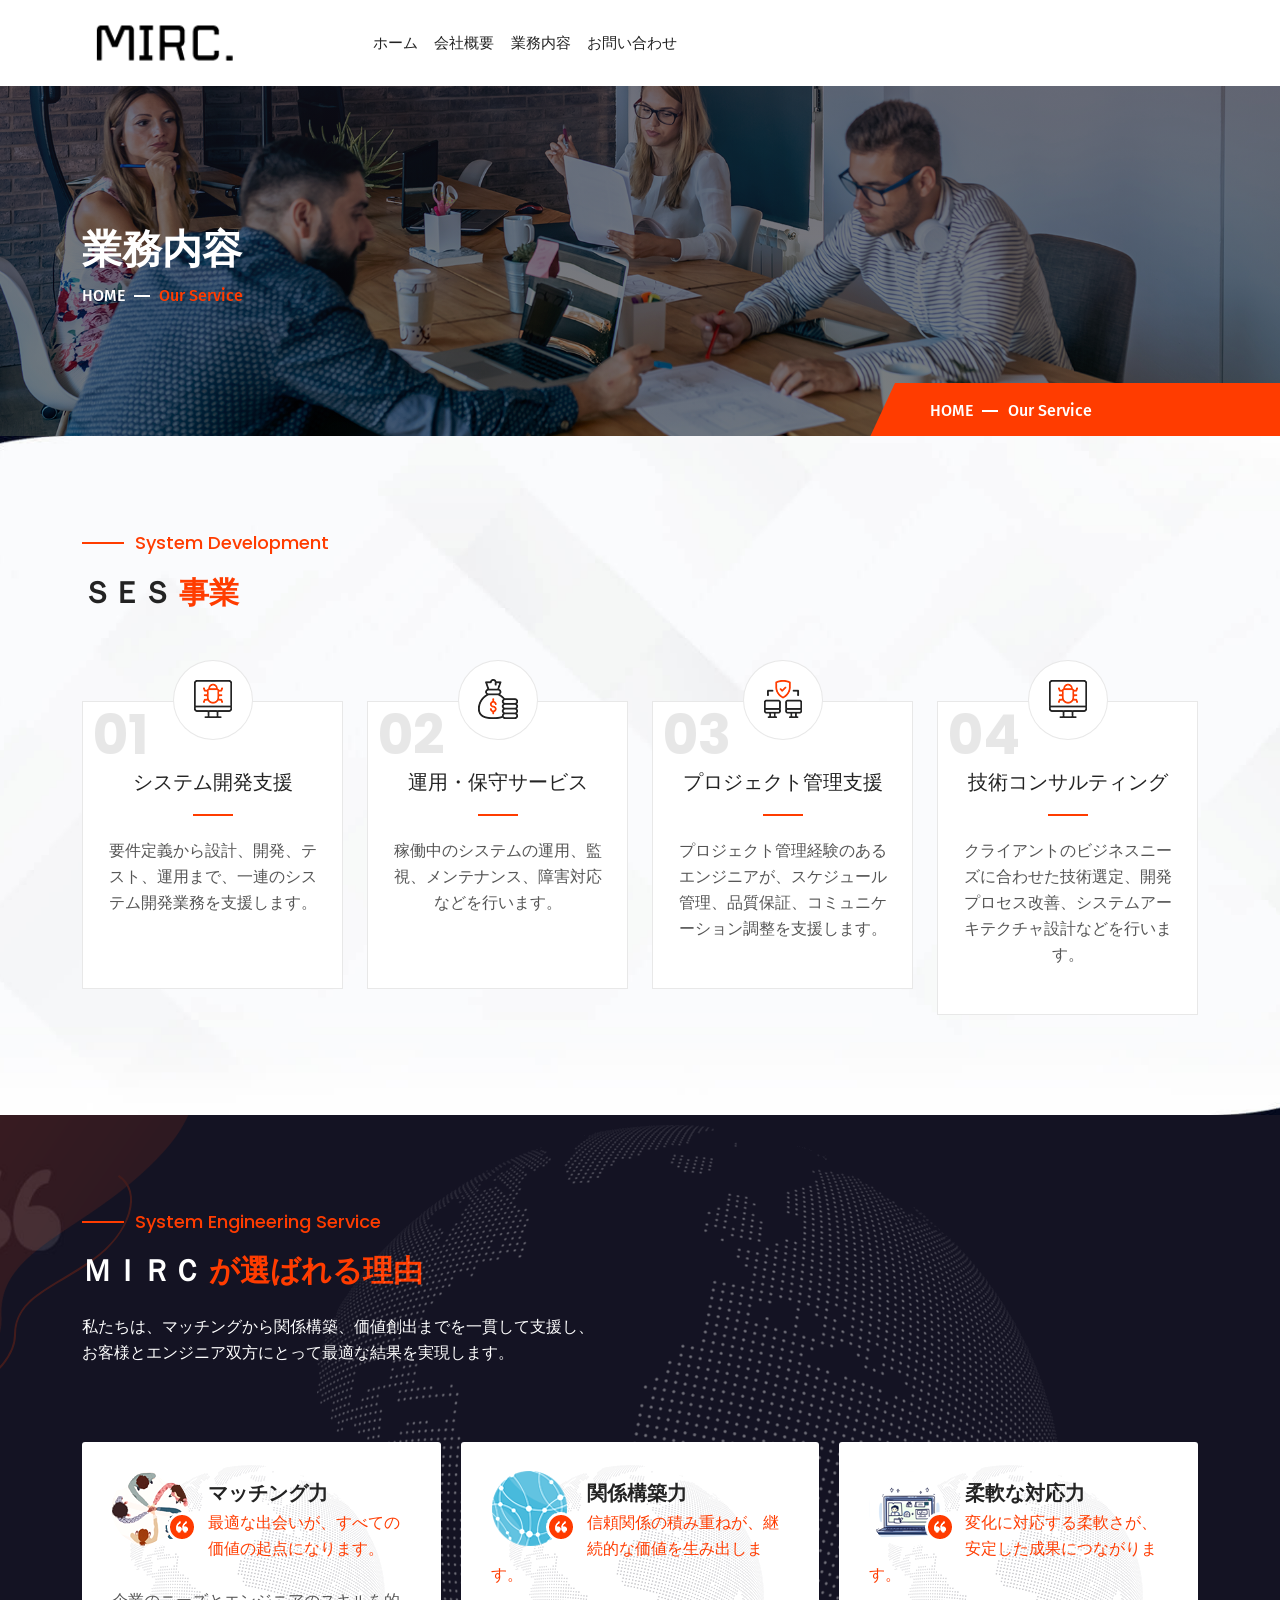
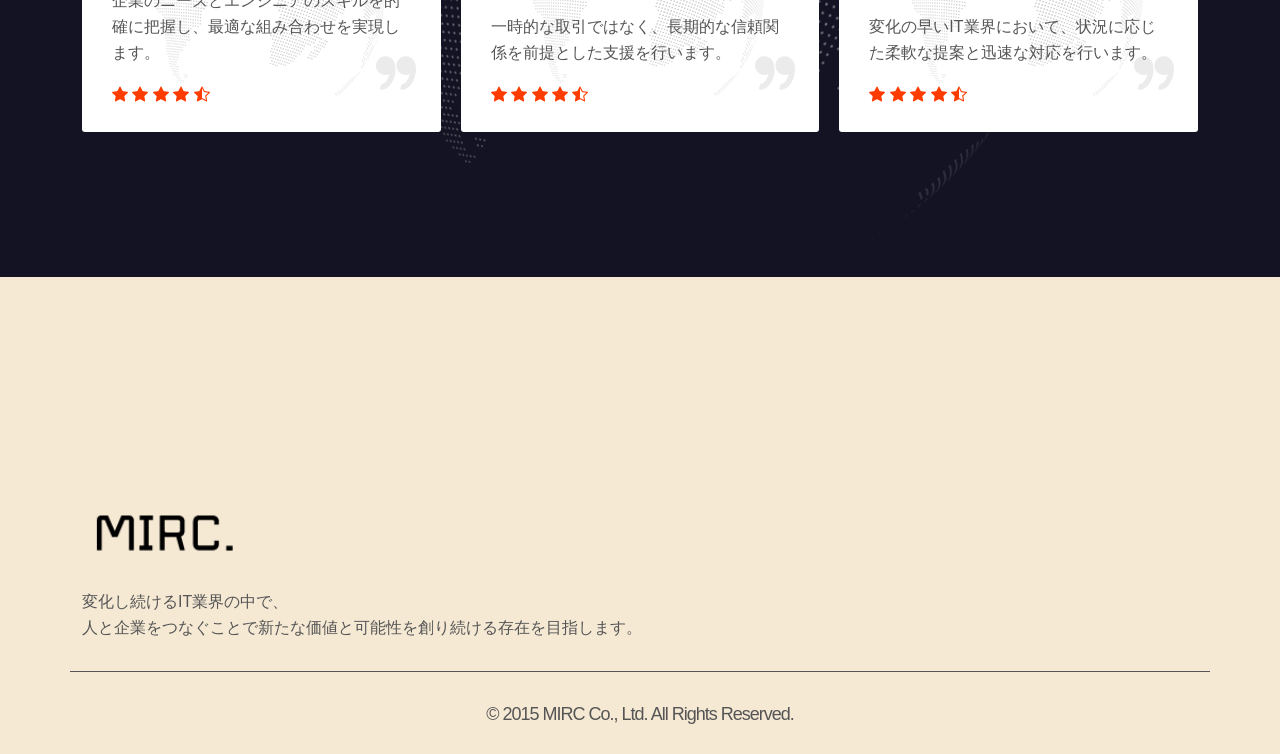
<file: service.html>
<!DOCTYPE HTML>
<html lang="en-US">

<head>
	<meta charset="UTF-8">
	<meta http-equiv="x-ua-compatible" content="ie=edge">
	<title>業務内容</title>
	<meta name="description" content="クライアントのプロジェクトニーズに応じて、最適なエンジニアを柔軟にアサインし、課題解決を支援します。">
	<meta name="viewport" content="width=device-width, initial-scale=1">
	<!-- Favicon -->
	
	<!-- bootstrap CSS -->
	<link rel="stylesheet" href="static/css/bootstrap.min.css" type="text/css" media="all">
	<!-- carousel CSS -->
	<link rel="stylesheet" href="static/css/owl.carousel.min.css" type="text/css" media="all">
	<!-- animate CSS -->
	<link rel="stylesheet" href="static/css/animate.css" type="text/css" media="all">
	<!-- animated-text CSS -->
	<link rel="stylesheet" href="static/css/animated-text.css" type="text/css" media="all">
	<!-- font-awesome CSS -->
	<link rel="stylesheet" href="static/css/all.min.css" type="text/css" media="all">
	<!-- font-flaticon CSS -->
	<link rel="stylesheet" href="static/css/flaticon.css" type="text/css" media="all">
	<!-- theme-default CSS -->
	<link rel="stylesheet" href="static/css/theme-default.css" type="text/css" media="all">
	<!-- meanmenu CSS -->
	<link rel="stylesheet" href="static/css/meanmenu.min.css" type="text/css" media="all">
	<!-- transitions CSS -->
	<link rel="stylesheet" href="static/css/owl.transitions.css" type="text/css" media="all">
	<!-- venobox CSS -->
	<link rel="stylesheet" href="static/css/venobox.css" type="text/css" media="all">

	<!-- bootstrap icons -->
	<link rel="stylesheet" href="static/css/bootstrap-icons.css" type="text/css" media="all">

	<!-- Main Style CSS -->
	<link rel="stylesheet" href="static/css/style.css" type="text/css" media="all">
	<!-- responsive CSS -->
	<link rel="stylesheet" href="static/css/responsive.css" type="text/css" media="all">

	<!-- modernizr js -->
	<script src="static/js/modernizr-3.5.0.min.js"></script>
</head>

<body>
	<!-- loder -->
	<div class="loader-wrapper">
		<div class="loader"></div>
		<div class="loder-section left-section"></div>
		<div class="loder-section right-section"></div>
	</div>

	
	<!--==================================================-->
	<!-- Start itpro Main Menu Area -->
	<!--==================================================-->
	<div id="sticky-header" class="itpro_nav_manu style-two">
		<div class="container">
			<div class="row align-items-center">
				<div class="col-lg-3">
					<div class="logo">
						<a class="logo_img" href="index.html" title="itpro">
							<img src="static/picture/logo.png" alt="logo">
						</a>
						<a class="main_sticky" href="index.html" title="itpro">
							<img src="static/picture/logo2.png" alt="logo">
						</a>
					</div>
				</div>
				<div class="col-lg-6">
					<nav class="itpro_menu">
						<ul class="nav_scroll">
							<li><a href="index.html">ホーム</a></li>
							<li><a href="about.html">会社概要</a></li>
							<li><a href="service.html">業務内容</a></li>
							<li><a href="contact.html">お問い合わせ</a></li>
						</ul>
					</nav>
				</div>
			</div>
		</div>
	</div>

	<!-- itpro Mobile Menu Area -->
	<div class="mobile-menu-area sticky d-sm-block d-md-block d-lg-none ">
		<div class="mobile-menu">
			<nav class="itpro_menu">
				<ul class="nav_scroll">
					<li><a href="index.html">ホーム</a></li>
					<li><a href="about.html">会社概要</a></li>
					<li><a href="service.html">業務内容</a></li>
					<li><a href="contact.html">お問い合わせ</a></li>
				</ul>
			</nav>
		</div>
	</div>
	<!--==================================================-->
	<!-- End itpro Main Menu Area -->
	<!--==================================================-->




	<!--==================================================-->
	<!--Start Header Slider Section -->
	<!--===================================================-->
	<div class="breadcumb-area d-flex align-items-center">
		<div class="container">
			<div class="row align-items-center">
				<div class="col-lg-12">
					<div class="breadcumb-content">
						<h1> 業務内容 </h1>
						<ul>
							<li><a href="index.html">Home</a></li>
							<li> Our Service </li>
						</ul>
					</div>
				</div>
				<div class="britcam-shape">
					<div class="breadcumb-content upp">
						<ul>
							<li><a href="index.html">Home</a></li>
							<li> Our Service </li>
						</ul>
					</div>
				</div>
			</div>
		</div>
	</div>
	

	<!--==================================================-->
	<!-- Start itpro service Area -->
	<!--==================================================-->
	<div class="service-area">
		<div class="container">
			<div class="row align-items-center mb-90">
				<div class="col-lg-7 col-md-8 pl-0">
					<div class="itpro-section-title mobile-center">
						<h5> System Development</h5>
						<h2> ＳＥＳ <span> 事業 </span></h2>
					</div>
				</div>
			</div>
			<div class="row">
				<div class="col-lg-3 col-sm-6">
					<div class="unique-theme-service-box">
						<div class="service-box-inner">
							<div class="em-service-icon">
								<img src="static/picture/service-icon.png" alt="">
							</div>
							<div class="em-service-title">
								<h2> システム開発支援 </h2>
							</div>
							<div class="service-number">
								<h1> 01 </h1>
							</div>
							<div class="em-service-text">
								<p> 要件定義から設計、開発、テスト、運用まで、一連のシステム開発業務を支援します。<br><br> </p>
							</div>
						</div>
					</div>
				</div>
				<div class="col-lg-3 col-sm-6">
					<div class="unique-theme-service-box">
						<div class="service-box-inner">
							<div class="em-service-icon">
								<img src="static/picture/service-icon2.png" alt="">
							</div>
							<div class="em-service-title">
								<h2> 運用・保守サービス </h2>
							</div>
							<div class="service-number">
								<h1> 02 </h1>
							</div>
							<div class="em-service-text">
								<p> 稼働中のシステムの運用、監視、メンテナンス、障害対応などを行います。 <br><br></p>
							</div>
						</div>
					</div>
				</div>
				<div class="col-lg-3 col-sm-6">
					<div class="unique-theme-service-box">
						<div class="service-box-inner">
							<div class="em-service-icon">
								<img src="static/picture/service-icon3.png" alt="">
							</div>
							<div class="em-service-title">
								<h2> プロジェクト管理支援 </h2>
							</div>
							<div class="service-number">
								<h1> 03 </h1>
							</div>
							<div class="em-service-text">
								<p> プロジェクト管理経験のあるエンジニアが、スケジュール管理、品質保証、コミュニケーション調整を支援します。</p>
							</div>
						</div>
					</div>
				</div>
				<div class="col-lg-3 col-sm-6">
					<div class="unique-theme-service-box">
						<div class="service-box-inner">
							<div class="em-service-icon">
								<img src="static/picture/service-icon.png" alt="">
							</div>
							<div class="em-service-title">
								<h2> 技術コンサルティング </h2>
							</div>
							<div class="service-number">
								<h1> 04 </h1>
							</div>
							<div class="em-service-text">
								<p> クライアントのビジネスニーズに合わせた技術選定、開発プロセス改善、システムアーキテクチャ設計などを行います。 </p>
							</div>
						</div>
					</div>
				</div>
			</div>
		</div>
	</div>
	<!--==================================================-->
	<!-- End itpro service Area -->
	<!--==================================================-->





	<!--==================================================-->
	<!-- Start itpro Testimonial Area -->
	<!--==================================================-->
	<div class="testimonial-area">
		<div class="container">
			<div class="row testi-rotate align-items-center">
				<div class="col-lg-7 col-md-6">
					<div class="itpro-section-title white pb-50">
						<h5> System Engineering Service</h5>
						<h2>ＭＩＲＣ <span> が選ばれる理由 </span></h2>
						<p class="text-white">
						私たちは、マッチングから関係構築、価値創出までを一貫して支援し、<br>
						お客様とエンジニア双方にとって最適な結果を実現します。
						</p>
					</div>
				</div>
				<div class="testi">
					<div class="testi-shape-thumb1 rotateme">
					<img src="static/picture/testimonial-map.png" alt="">
				</div>
				</div>
			</div>
			<div class="row">
				<div class="testimonial_list owl-carousel">
					<div class="col-lg-12 pr-1">
						<div class="testimonial-single-box">
							<div class="testimonial-content1">
								<div class="single-quote-icon">
									<div class="quote-thumb">
										<img src="static/picture/testi1.png" alt="">
									</div>
									<div class="quote-title">
										<h4>マッチング力</h4>
										<p>最適な出会いが、すべての価値の起点になります。</p>
									</div>
								</div>
								<div class="em-testimonial-text">
									<p>企業のニーズとエンジニアのスキルを的確に把握し、最適な組み合わせを実現します。</p>
								</div>
								<div class="em-testi-start-icon">
									<i class="bi bi-star-fill"></i>
									<i class="bi bi-star-fill"></i>
									<i class="bi bi-star-fill"></i>
									<i class="bi bi-star-fill"></i>
									<i class="bi bi-star-half"></i>
								</div>
							</div>
						</div>
					</div>
					<div class="col-lg-12 pr-1">
						<div class="testimonial-single-box">
							<div class="testimonial-content1">
								<div class="single-quote-icon">
									<div class="quote-thumb">
										<img src="static/picture/testi2.png" alt="">
									</div>
									<div class="quote-title">
										<h4> 関係構築力 </h4>
										<p> 信頼関係の積み重ねが、継続的な価値を生み出します。 </p>
									</div>
								</div>
								<div class="em-testimonial-text">
									<p>一時的な取引ではなく、長期的な信頼関係を前提とした支援を行います。</p>
								</div>
								<div class="em-testi-start-icon">
									<i class="bi bi-star-fill"></i>
									<i class="bi bi-star-fill"></i>
									<i class="bi bi-star-fill"></i>
									<i class="bi bi-star-fill"></i>
									<i class="bi bi-star-half"></i>
								</div>
							</div>
						</div>
					</div>
					<div class="col-lg-12 pr-1">
						<div class="testimonial-single-box">
							<div class="testimonial-content1">
								<div class="single-quote-icon">
									<div class="quote-thumb">
										<img src="static/picture/testi3.png" alt="">
									</div>
									<div class="quote-title">
										<h4> 柔軟な対応力 </h4>
										<p>変化に対応する柔軟さが、安定した成果につながります。</p>
									</div>
								</div>
								<div class="em-testimonial-text">
									<p>変化の早いIT業界において、状況に応じた柔軟な提案と迅速な対応を行います。<br></p>
								</div>
								<div class="em-testi-start-icon">
									<i class="bi bi-star-fill"></i>
									<i class="bi bi-star-fill"></i>
									<i class="bi bi-star-fill"></i>
									<i class="bi bi-star-fill"></i>
									<i class="bi bi-star-half"></i>
								</div>
							</div>
						</div>
					</div>
					<div class="col-lg-12 pr-1">
						<div class="testimonial-single-box">
							<div class="testimonial-content1">
								<div class="single-quote-icon">
									<div class="quote-thumb">
										<img src="static/picture/testi4.png" alt="">
									</div>
									<div class="quote-title">
										<h4>価値創出へのコミット</h4>
										<p>成果にこだわる姿勢が、プロジェクト全体の成功を支えます。</p>
									</div>
								</div>
								<div class="em-testimonial-text">
									<p>単なる人材提供ではなく、プロジェクト全体の成功に貢献します。</p>
								</div>
								<div class="em-testi-start-icon">
									<i class="bi bi-star-fill"></i>
									<i class="bi bi-star-fill"></i>
									<i class="bi bi-star-fill"></i>
									<i class="bi bi-star-fill"></i>
									<i class="bi bi-star-half"></i>
								</div>
							</div>
						</div>
					</div>
				</div>
				<div class="testi-shape">
					<div class="testi-shape-thumb">
						<img src="static/picture/all-shape5.png" alt="">
					</div>
				</div>
			</div>
		</div>
	</div>
	<!--==================================================-->
	<!-- End itpro Testimonial Area -->
	<!--==================================================-->


	<!--==================================================-->
	<!-- Start itpro Footer Middle Area -->
	<!--==================================================-->
	<div class="footer-middle">
		<div class="container">
			<div class="company-info-desc">
				<div class="footer-logo">
					<a class="logo_img" href="" title="itpro">
						<img src="static/picture/logo.png" alt="logo">
					</a>
				</div>
				<p>変化し続けるIT業界の中で、<br>
				人と企業をつなぐことで新たな価値と可能性を創り続ける存在を目指します。
				</p>
			</div>
		</div>
		<div class="footer-bottom-area d-flex align-items-center">
			<div class="container">
				<div class="row ftr-btm-bg">
					<div class="col-lg-12">
						<div class="footer-bottom-content">
							<div class="footer-bottom-content-copy">
								<p>© 2015 MIRC Co., Ltd. All Rights Reserved.</p>
							</div>
						</div>
					</div>
				</div>
			</div>
		</div>
	</div>
	<!--==================================================-->
	<!-- End itpro Footer Middle Area -->
	<!--==================================================-->




	<!--==================================================-->
	<!-- Start scrollup section Section -->
	<!--==================================================-->
	   <div class="prgoress_indicator active-progress">
	        <svg class="progress-circle svg-content" width="100%" height="100%" viewbox="-1 -1 102 102">
	          <path d="M50,1 a49,49 0 0,1 0,98 a49,49 0 0,1 0,-98" style="transition: stroke-dashoffset 10ms linear 0s; stroke-dasharray: 307.919, 307.919; stroke-dashoffset: 270.456;"></path>
	        </svg>
	    </div>
	<!--==================================================-->
	<!-- Start scrollup section Section -->
	<!--==================================================-->

	<!-- jquery js -->
	<script src="static/js/jquery-3.6.2.min.js"></script>
	<script src="static/js/popper.min.js"></script>
	<!-- bootstrap js -->
	<script src="static/js/bootstrap.min.js"></script>
	<!-- carousel js -->
	<script src="static/js/owl.carousel.min.js"></script>
	<!-- counterup js -->
	<script src="static/js/jquery.counterup.min.js"></script>
	<!-- waypoints js -->
	<script src="static/js/waypoints.min.js"></script>
	<!-- wow js -->
	<script src="static/js/wow.js"></script>
	<!-- imagesloaded js -->
	<script src="static/js/imagesloaded.pkgd.min.js"></script>
	<!-- venobox js -->
	<script src="static/js/venobox.js"></script>

	<!--  animated-text js -->
	<script src="static/js/animated-text.js"></script>
	<!-- venobox min js -->
	<script src="static/js/venobox.min.js"></script>
	<!-- isotope js -->
	<script src="static/js/isotope.pkgd.min.js"></script>
	<!-- jquery meanmenu js -->
	<script src="static/js/jquery.meanmenu.js"></script>

	<!-- jquery scrollup js -->
	<script src="static/js/jquery.scrollUp.js"></script>
	<!-- theme js -->
	<script src="static/js/theme.js"></script>
	<!-- barfiller -->
	<script src="static/js/jquery.barfiller.js"></script>
</body>

</html>
</file>
<file: static/css/flaticon.css>
/*
  	Flaticon icon font: Flaticon
  	Creation date: 01/08/2019 09:08
  	*/

@font-face {
  font-family: "Flaticon";
  src: url("../font/Flaticon.eot");
  src: url("https://m100.ditsolution.net/html/itpro/company/assets/fonts/Flaticond41d.eot?") format("embedded-opentype"),
       url("../font/Flaticon.woff2") format("woff2"),
       url("../font/Flaticon.woff") format("woff"),
       url("../font/Flaticon.ttf") format("truetype"),
       url("../font/Flaticon.svg") format("svg");
  font-weight: normal;
  font-style: normal;
}

@media screen and (-webkit-min-device-pixel-ratio:0) {
  @font-face {
    font-family: "Flaticon";
    src: url("../font/Flaticon.svg") format("svg");
  }
}

[class^="flaticon-"]:before, [class*=" flaticon-"]:before,
[class^="flaticon-"]:after, [class*=" flaticon-"]:after {   
  font-family: Flaticon;
  font-size: inherit;
  font-style: normal;
}

.flaticon-report:before { content: "\f100"; }
.flaticon-clock:before { content: "\f101"; }
.flaticon-call:before { content: "\f102"; }
.flaticon-tourism:before { content: "\f103"; }
.flaticon-process:before { content: "\f104"; }
.flaticon-data:before { content: "\f105"; }
.flaticon-global:before { content: "\f106"; }
.flaticon-system:before { content: "\f107"; }
.flaticon-padlock:before { content: "\f108"; }
.flaticon-process-1:before { content: "\f109"; }
.flaticon-data-1:before { content: "\f10a"; }
.flaticon-work:before { content: "\f10b"; }
.flaticon-data-analytics:before { content: "\f10c"; }
.flaticon-chart:before { content: "\f10d"; }
.flaticon-algorithm:before { content: "\f10e"; }
.flaticon-data-2:before { content: "\f10f"; }
.flaticon-clock-1:before { content: "\f110"; }
.flaticon-microchip:before { content: "\f111"; }
.flaticon-server:before { content: "\f112"; }
.flaticon-24h:before { content: "\f113"; }
.flaticon-global-1:before { content: "\f114"; }
.flaticon-business-and-finance:before { content: "\f115"; }
.flaticon-space:before { content: "\f116"; }
.flaticon-information:before { content: "\f117"; }
.flaticon-privacy:before { content: "\f118"; }
.flaticon-alert:before { content: "\f119"; }
.flaticon-online-library:before { content: "\f11a"; }
.flaticon-info:before { content: "\f11b"; }
.flaticon-interaction:before { content: "\f11c"; }
.flaticon-mobile-app:before { content: "\f11d"; }
.flaticon-code:before { content: "\f11e"; }
.flaticon-developer:before { content: "\f11f"; }
.flaticon-intelligent:before { content: "\f120"; }
.flaticon-content:before { content: "\f121"; }
.flaticon-laptop:before { content: "\f122"; }
.flaticon-web:before { content: "\f123"; }
.flaticon-content-writing:before { content: "\f124"; }
.flaticon-computer:before { content: "\f125"; }
.flaticon-computer-1:before { content: "\f126"; }
.flaticon-graphic-design:before { content: "\f127"; }
.flaticon-analysis:before { content: "\f128"; }
.flaticon-bar-chart:before { content: "\f129"; }
.flaticon-analytics:before { content: "\f12a"; }
.flaticon-ui:before { content: "\f12b"; }
.flaticon-resume:before { content: "\f12c"; }
.flaticon-taxi:before { content: "\f12d"; }
.flaticon-online-shop:before { content: "\f12e"; }
.flaticon-smartphone:before { content: "\f12f"; }

.flaticon-next-1:before { content: "\f100"; }
.flaticon-back:before { content: "\f101"; }
.flaticon-next:before { content: "\f102"; }
.flaticon-back-1:before { content: "\f103"; }
.flaticon-respect:before { content: "\f104"; }
.flaticon-briefcase:before { content: "\f105"; }
.flaticon-graduation-hat:before { content: "\f106"; }
.flaticon-left-quote:before { content: "\f107"; }
.flaticon-aeroplane:before { content: "\f108"; }
.flaticon-jet:before { content: "\f109"; }
.flaticon-phone-call-1:before { content: "\f10a"; }
.flaticon-phone-call:before { content: "\f10b"; }
.flaticon-customer-service:before { content: "\f10c"; }
.flaticon-speech-bubble:before { content: "\f10d"; }
.flaticon-shopping-basket:before { content: "\f10e"; }
.flaticon-mail:before { content: "\f10f"; }
.flaticon-graph:before { content: "\f110"; }
.flaticon-compass:before { content: "\f111"; }
.flaticon-home:before { content: "\f112"; }
.flaticon-lifebuoy:before { content: "\f113"; }
.flaticon-time:before { content: "\f114"; }


.flaticon-artificial-intelligence:before { content: "\f100"; }
.flaticon-robotic-arm:before { content: "\f101"; }
.flaticon-ai:before { content: "\f102"; }
.flaticon-play-button:before { content: "\f103"; }
.flaticon-artificial-intelligence-1:before { content: "\f104"; }
.flaticon-automaton:before { content: "\f105"; }
.flaticon-brain:before { content: "\f106"; }
.flaticon-ai-1:before { content: "\f107"; }
.flaticon-artificial-intelligence-2:before { content: "\f108"; }
.flaticon-artificial-intelligence-3:before { content: "\f109"; }
.flaticon-mail:before { content: "\f10a"; }
.flaticon-machine-learning:before { content: "\f10b"; }
.flaticon-machine-learning-1:before { content: "\f10c"; }
.flaticon-code:before { content: "\f10d"; }
.flaticon-gps:before { content: "\f10e"; }
.flaticon-place:before { content: "\f10f"; }
.flaticon-phone:before { content: "\f110"; }
.flaticon-mail-1:before { content: "\f111"; }
.flaticon-artificial-intelligence-4:before { content: "\f112"; }
.flaticon-abc:before { content: "\f113"; }
.flaticon-contract:before { content: "\f114"; }
.flaticon-quote:before { content: "\f115"; }
.flaticon-business-and-finance:before { content: "\f116"; }
.flaticon-binary-code:before { content: "\f117"; }
.flaticon-database:before { content: "\f118"; }
.flaticon-font:before { content: "\f119"; }
.flaticon-speech-bubble:before { content: "\f11a"; }
.flaticon-face:before { content: "\f11b"; }
.flaticon-facial:before { content: "\f11c"; }
.flaticon-data:before { content: "\f11d"; }
.flaticon-facial-recognition:before { content: "\f11e"; }
.flaticon-right-arrow:before { content: "\f11f"; }
.flaticon-seo-and-web:before { content: "\f120"; }
.flaticon-encrypt:before { content: "\f121"; }
.flaticon-encrypt-1:before { content: "\f122"; }
.flaticon-data-encryption:before { content: "\f123"; }
.flaticon-tick:before { content: "\f124"; }
.flaticon-success:before { content: "\f125"; }
.flaticon-send:before { content: "\f126"; }
.flaticon-left-arrow:before { content: "\f127"; }
.flaticon-up-arrow:before { content: "\f128"; }
.flaticon-download-arrow:before { content: "\f129"; }
.flaticon-basket:before { content: "\f12a"; }
.flaticon-stylish-bag:before { content: "\f12b"; }
.flaticon-shopping-bag:before { content: "\f12c"; }
.flaticon-bag:before { content: "\f12d"; }
.flaticon-chat:before { content: "\f12e"; }
.flaticon-robotics:before { content: "\f12f"; }
.flaticon-qr:before { content: "\f130"; }
.flaticon-production:before { content: "\f131"; }
.flaticon-inclusion:before { content: "\f132"; }
.flaticon-feature:before { content: "\f133"; }
.flaticon-art-and-design:before { content: "\f134"; }
.flaticon-search:before { content: "\f135"; }
.flaticon-seo-and-web-1:before { content: "\f136"; }
.flaticon-phone-1:before { content: "\f137"; }
.flaticon-email:before { content: "\f138"; }
.flaticon-error:before { content: "\f139"; }
.flaticon-close:before { content: "\f13a"; }
.flaticon-gps-1:before { content: "\f13b"; }
.flaticon-cross-out:before { content: "\f13c"; }
.flaticon-woman-bag:before { content: "\f13d"; }
</file>
<file: static/css/theme-default.css>
/*

    font-family: 'Fira Sans', sans-serif;
    font-family: 'Rubik', sans-serif;
	font-family: 'Fira Sans', sans-serif;

*/
@import url('css2.css');

html,
body {
    overflow-x: hidden;
}

html {
    scroll-behavior: smooth;
}

body {
    color: #555555;
    font-size: 16px;
    font-weight: 400;
    line-height: 26px;
    text-align: left;
    font-family: 'Rubik', sans-serif;
}

p {

    font-weight: 400;
    font-style: normal;
}

h1,
h2,
h3,
h4,
h5,
h6 {
    color: #232323;
    font-family: 'Poppins', sans-serif;
    font-style: normal;
    margin-bottom: 0;
    margin-top: 11px;
    line-height: 1.2;
    font-weight: 700;
    -webkit-transition: .5s;
    transition: .5s;
    font-size: 36px;
}

a {
    -webkit-transition: all 0.3s ease-out 0s;
    transition: all 0.3s ease-out 0s;
    text-decoration: none;
    color: #232323;
}

a:focus,
.btn:focus {
    text-decoration: none;
    outline: none;
}

a:focus,
a:hover {
    text-decoration: none;
    text-decoration: none;
}

.uppercase {
    text-transform: uppercase;
}

.capitalize {
    text-transform: capitalize;
}

h1 a,
h2 a,
h3 a,
h4 a,
h5 a,
h6 a {
    color: inherit;
    -webkit-transition: .5s;
    transition: .5s;
}

h1 {
    font-size: 50px;
}

h2 {
    font-size: 35px;

}

h3 {
    font-size: 30px;
}

h4 {
    font-size: 24px;
}

h5 {
    font-size: 20px;
}

h6 {
    font-size: 18px;
}

.white h1,
.white h2,
.white h3,
.white h4,
.white h5,
.white h6 {
    color: #fff;
}

.white p {
    color: #fff;
}

.white i {
    color: #fff;
}

ul {
    margin: 0px;
    padding: 0px;
}



ul {
    margin: 0;

    padding: 0;
}



input:focus,
button:focus {
    border-color: #FF3C00;
    outline-color: #FF3C00;
    border: 1px solid #FF3C00;
}

textarea:focus {
    border-color: #F16722;
    outline-color: #F16722;
}

hr {
    margin: 60px 0;
    padding: 0px;
    border-bottom: 1px solid #eceff8;
    border-top: 0px;
}

hr.style-2 {
    border-bottom: 1px dashed #f10;
}

hr.mp-0 {
    margin: 0;
    border-bottom: 1px solid #eceff8;
}

hr.mtb-40 {
    margin: 40px 0;
    border-bottom: 1px solid #eceff8;
    border-top: 0px;
}

label {
    color: #fff;
    cursor: pointer;
    font-size: 14px;
    font-weight: 400;
}

a,
i,
cite,
em,
var,
address,
dfn,
ol,
li,
ul {
    font-style: normal;
    font-weight: 400;
}

/* Default Background */
.bg_color {
    background: #43baff;
}

.bg_color2 {
    background: #211e3b !important;
}

.white_bg {
    background: #fff;
}

.bg_fixed {
    background-attachment: fixed;
}

.bg_before {
    position: relative;
}

.bg_before:before {
    position: absolute;
    content: "";
    left: 0;
    top: 0;
    height: 100%;
    width: 100%;
    background: rgba(12, 90, 219, 0.3);
}

.nagative_mb {
    position: relative;
    margin-bottom: -180px;
    z-index: 1;
}


*::-moz-selection {
    background: #4fc1f0;
    color: #454545;
    text-shadow: none;
}

::-moz-selection {
    background: #4fc1f0;
    color: #454545;
    text-shadow: none;
}

::selection {
    background: #4fc1f0;
    color: #454545;
    text-shadow: none;
}

::placeholder {
    color: #454545;
    font-size: 16px;
}

::-webkit-input-placeholder {
    /* Chrome/Opera/Safari */

    color: #454545;
}

::-moz-placeholder {
    /* Firefox 19+ */
    color: #454545;
}

:-ms-input-placeholder {
    /* IE 10+ */

    color: #454545;
}

:-moz-placeholder {
    /* Firefox 18- */

    color: #454545;
}

/* Contact Area */
.counter_area ::-moz-selection {
    color: #001d23;
    text-shadow: none;
}

.contact_area ::-moz-selection {
    color: #001d23;
    text-shadow: none;
}

.contact_area ::selection {
    color: #001d23;
    text-shadow: none;
}

.contact_area ::placeholder {
    color: #001d23;
    font-size: 16px;
}

.contact_area ::-webkit-input-placeholder {
    /* Chrome/Opera/Safari */
    color: #001d23;
}

.contact_area ::-moz-placeholder {
    /* Firefox 19+ */
    color: #001d23;
}

.contact_area :-ms-input-placeholder {
    /* IE 10+ */
    color: #001d23;
}

.contact_area :-moz-placeholder {
    /* Firefox 18- */
    color: #001d23;
}

.blog_reply ::-moz-selection {
    color: #151948;
}

.blog_reply ::-moz-selection {
    color: #151948;
}

.blog_reply ::selection {
    color: #151948;
}

.blog_reply::placeholder {
    color: #151948;
}

.blog_reply ::-webkit-input-placeholder {
    /* Chrome/Opera/Safari */
    color: #151948;
}

.blog_reply ::-moz-placeholder {
    /* Firefox 19+ */
    color: #151948;
}

.blog_reply :-ms-input-placeholder {
    /* IE 10+ */
    color: #151948;
}

.blog_reply :-moz-placeholder {
    /* Firefox 18- */
    color: #151948;
}

.text-right {
    text-align: right!important;
}

/* Padding Top Css */
.pt-350 {
    padding-top: 350px;
}

.pt-300 {
    padding-top: 300px;
}

.pt-280 {
    padding-top: 280px;
}

.pt-250 {
    padding-top: 250px;
}

.pt-200 {
    padding-top: 200px;
}

.pt-190 {
    padding-top: 190px;
}

.pt-180 {
    padding-top: 180px;
}

.pt-170 {
    padding-top: 170px;
}

.pt-160 {
    padding-top: 160px;
}

.pt-150 {
    padding-top: 150px;
}

.pt-140 {
    padding-top: 140px;
}

.pt-130 {
    padding-top: 130px;
}

.pt-120 {
    padding-top: 120px;
}

.pt-115 {
    padding-top: 115px;
}

.pt-110 {
    padding-top: 110px;
}

.pt-100 {
    padding-top: 100px;
}

.pt-95 {
    padding-top: 95px;
}

.pt-90 {
    padding-top: 90px;
}

.pt-85 {
    padding-top: 85px;
}

.pt-80 {
    padding-top: 80px;
}

.pt-75 {
    padding-top: 75px;
}

.pt-70 {
    padding-top: 70px;
}

.pt-65 {
    padding-top: 65px;
}

.pt-60 {
    padding-top: 60px;
}

.pt-55 {
    padding-top: 55px;
}

.pt-50 {
    padding-top: 50px;
}

.pt-45 {
    padding-top: 45px;
}

.pt-40 {
    padding-top: 40px;
}

.pt-35 {
    padding-top: 35px;
}

.pt-30 {
    padding-top: 30px;
}

.pt-25 {
    padding-top: 25px;
}

.pt-20 {
    padding-top: 20px;
}

.pt-15 {
    padding-top: 15px;
}

.pt-10 {
    padding-top: 10px;
}

/* Padding Bottom Css */
.pb-350 {
    padding-bottom: 350px;
}

.pb-250 {
    padding-bottom: 250px;
}

.pb-200 {
    padding-bottom: 200px;
}

.pb-190 {
    padding-bottom: 190px;
}

.pb-180 {
    padding-bottom: 180px;
}

.pb-170 {
    padding-bottom: 170px;
}

.pb-160 {
    padding-bottom: 160px;
}

.pb-150 {
    padding-bottom: 150px;
}

.pb-140 {
    padding-bottom: 140px;
}

.pb-135 {
    padding-bottom: 135px;
}

.pb-130 {
    padding-bottom: 130px;
}

.pb-120 {
    padding-bottom: 120px;
}

.pb-110 {
    padding-bottom: 110px;
}

.pb-100 {
    padding-bottom: 100px;
}

.pb-95 {
    padding-bottom: 95px;
}

.pb-90 {
    padding-bottom: 90px;
}

.pb-85 {
    padding-bottom: 85px;
}

.pb-80 {
    padding-bottom: 80px;
}

.pb-75 {
    padding-bottom: 75px;
}

.pb-70 {
    padding-bottom: 70px;
}

.pb-65 {
    padding-bottom: 65px;
}

.pb-60 {
    padding-bottom: 60px;
}

.pb-55 {
    padding-bottom: 55px;
}

.pb-50 {
    padding-bottom: 50px;
}

.pb-45 {
    padding-bottom: 45px;
}

.pb-40 {
    padding-bottom: 40px;
}

.pb-35 {
    padding-bottom: 35px;
}

.pb-30 {
    padding-bottom: 30px;
}

.pb-25 {
    padding-bottom: 25px;
}

.pb-20 {
    padding-bottom: 20px;
}

.pb-15 {
    padding-bottom: 15px;
}

.pb-10 {
    padding-bottom: 10px;
}

/* Padding Left Css */
.pl-120 {
    padding-left: 120px;
}

.pl-110 {
    padding-left: 110px;
}

.pl-100 {
    padding-left: 100px;
}

.pl-90 {
    padding-left: 90px;
}

.pl-80 {
    padding-left: 80px;
}

.pl-70 {
    padding-left: 70px;
}

.pl-60 {
    padding-left: 60px;
}

.pl-50 {
    padding-left: 50px;
}

.pl-40 {
    padding-left: 40px;
}

.pl-35 {
    padding-left: 35px;
}

.pl-30 {
    padding-left: 30px;
}

.pl-25 {
    padding-left: 25px;
}

.pl-20 {
    padding-left: 20px;
}

.pl-15 {
    padding-left: 15px;
}

.pl-10 {
    padding-left: 10px;
}

/* Padding Right Css */
.pr-120 {
    padding-right: 120px;
}

.pr-110 {
    padding-right: 110px;
}

.pr-100 {
    padding-right: 100px;
}

.pr-90 {
    padding-right: 90px;
}

.pr-80 {
    padding-right: 80px;
}

.pr-70 {
    padding-right: 70px;
}

.pr-60 {
    padding-right: 60px;
}

.pr-50 {
    padding-right: 50px;
}

.pr-40 {
    padding-right: 40px;
}

.pr-35 {
    padding-right: 35px;
}

.pr-30 {
    padding-right: 30px;
}

.pr-25 {
    padding-right: 25px;
}

.pr-20 {
    padding-right: 20px;
}

.pr-15 {
    padding-right: 15px;
}

.pr-10 {
    padding-right: 10px;
}

/* Margin Top Css */
.mt-200 {
    margin-top: 200px;
}

.mt-190 {
    margin-top: 190px;
}

.mt-180 {
    margin-top: 180px;
}

.mt-170 {
    margin-top: 170px;
}

.mt-160 {
    margin-top: 160px;
}

.mt-150 {
    margin-top: 150px;
}

.mt-140 {
    margin-top: 140px;
}

.mt-130 {
    margin-top: 130px;
}

.mt-120 {
    margin-top: 120px;
}

.mt-110 {
    margin-top: 110px;
}

.mt-100 {
    margin-top: 100px;
}

.mt-95 {
    margin-top: 95px;
}

.mt-90 {
    margin-top: 90px;
}

.mt-80 {
    margin-top: 80px;
}

.mt-75 {
    margin-top: 75px;
}

.mt-70 {
    margin-top: 70px;
}

.mt-65 {
    margin-top: 65px;
}

.mt-60 {
    margin-top: 60px;
}

.mt-55 {
    margin-top: 55px;
}

.mt-50 {
    margin-top: 50px;
}

.mt-45 {
    margin-top: 45px;
}

.mt-40 {
    margin-top: 40px;
}

.mt-35 {
    margin-top: 35px;
}

.mt-30 {
    margin-top: 30px;
}

.mt-25 {
    margin-top: 25px;
}

.mt-20 {
    margin-top: 20px;
}

.mt-15 {
    margin-top: 15px;
}

.mt-10 {
    margin-top: 10px;
}

/* Margin Bottom Css */
.mb-200 {
    margin-bottom: 200px;
}

.mb-190 {
    margin-bottom: 190px;
}

.mb-180 {
    margin-bottom: 180px;
}

.mb-170 {
    margin-bottom: 170px;
}

.mb-160 {
    margin-bottom: 160px;
}

.mb-150 {
    margin-bottom: 150px;
}

.mb-140 {
    margin-bottom: 140px;
}

.mb-130 {
    margin-bottom: 130px;
}

.mb-120 {
    margin-bottom: 120px;
}

.mb-110 {
    margin-bottom: 110px;
}

.mb-100 {
    margin-bottom: 100px;
}

.mb-95 {
    margin-bottom: 95px;
}

.mb-90 {
    margin-bottom: 90px;
}

.mb-80 {
    margin-bottom: 80px;
}

.mb-75 {
    margin-bottom: 75px;
}

.mb-70 {
    margin-bottom: 70px;
}

.mb-65 {
    margin-bottom: 65px;
}

.mb-60 {
    margin-bottom: 60px;
}

.mb-55 {
    margin-bottom: 55px;
}

.mb-50 {
    margin-bottom: 50px;
}

.mb-45 {
    margin-bottom: 45px;
}

.mb-40 {
    margin-bottom: 40px;
}

.mb-35 {
    margin-bottom: 35px;
}

.mb-30 {
    margin-bottom: 30px;
}

.mb-25 {
    margin-bottom: 25px;
}

.mb-20 {
    margin-bottom: 20px;
}

.mb-15 {
    margin-bottom: 15px;
}

.mb-10 {
    margin-bottom: 10px;
}

/* Margin Left Css */
.ml-200 {
    margin-left: 200px;
}

.ml-190 {
    margin-left: 190px;
}

.ml-180 {
    margin-left: 180px;
}

.ml-170 {
    margin-left: 170px;
}

.ml-160 {
    margin-left: 160px;
}

.ml-150 {
    margin-left: 150px;
}

.ml-140 {
    margin-left: 140px;
}

.ml-130 {
    margin-left: 130px;
}

.ml-120 {
    margin-left: 120px;
}

.ml-110 {
    margin-left: 110px;
}

.ml-100 {
    margin-left: 100px;
}

.ml-95 {
    margin-left: 95px;
}

.ml-90 {
    margin-left: 90px;
}

.ml-80 {
    margin-left: 80px;
}

.ml-75 {
    margin-left: 75px;
}

.ml-70 {
    margin-left: 70px;
}

.ml-65 {
    margin-left: 65px;
}

.ml-60 {
    margin-left: 60px;
}

.ml-55 {
    margin-left: 55px;
}

.ml-50 {
    margin-left: 50px;
}

.ml-45 {
    margin-left: 45px;
}

.ml-40 {
    margin-left: 40px;
}

.ml-35 {
    margin-left: 35px;
}

.ml-30 {
    margin-left: 30px;
}

.ml-25 {
    margin-left: 25px;
}

.ml-20 {
    margin-left: 20px;
}

.ml-15 {
    margin-left: 15px;
}

.ml-10 {
    margin-left: 10px;
}

/* Margin Right Css */
.mr-200 {
    margin-right: 200px;
}

.mr-190 {
    margin-right: 190px;
}

.mr-180 {
    margin-right: 180px;
}

.mr-170 {
    margin-right: 170px;
}

.mr-160 {
    margin-right: 160px;
}

.mr-150 {
    margin-right: 150px;
}

.mr-140 {
    margin-right: 140px;
}

.mr-130 {
    margin-right: 130px;
}

.mr-120 {
    margin-right: 120px;
}

.mr-110 {
    margin-right: 110px;
}

.mr-100 {
    margin-right: 100px;
}

.mr-95 {
    margin-right: 95px;
}

.mr-90 {
    margin-right: 90px;
}

.mr-80 {
    margin-right: 80px;
}

.mr-75 {
    margin-right: 75px;
}

.mr-70 {
    margin-right: 70px;
}

.mr-65 {
    margin-right: 65px;
}

.mr-60 {
    margin-right: 60px;
}

.mr-55 {
    margin-right: 55px;
}

.mr-50 {
    margin-right: 50px;
}

.mr-45 {
    margin-right: 45px;
}

.mr-40 {
    margin-right: 40px;
}

.mr-35 {
    margin-right: 35px;
}

.mr-30 {
    margin-right: 30px;
}

.mr-25 {
    margin-right: 25px;
}

.mr-20 {
    margin-right: 20px;
}

.mr-15 {
    margin-right: 15px;
}

.mr-10 {
    margin-right: 10px;
}
</file>
<file: static/css/venobox.css>
/* ------ venobox.css --------*/
.vbox-overlay *, .vbox-overlay *:before, .vbox-overlay *:after{
    -webkit-backface-visibility: hidden;
    -webkit-box-sizing:border-box;
    -moz-box-sizing:border-box;
    box-sizing:border-box;
}
/* ------- overlay: change here background color and opacity ----- */
.vbox-overlay{
    background: #fdfdfd;
    background: rgba(0,0,0,0.85); 
    width: 100%;
    height: auto;
    position: fixed;
    top: 0;
    left: 0;
    bottom: 0;
    z-index: 9999;
    opacity: 0;
    overflow-x: hidden;
    overflow-y: auto;

}

/* ----- preloader - choose between CIRCLE, IOS, DOTS, QUADS ----- */

/* circle preloader */
.vbox-preloader{
    position:fixed; 
    width:32px; 
    height:32px;
    left:50%; 
    top:50%; 
    margin-left:-16px; 
    margin-top:-16px;
    background-image: url(../image/preload-circle.png);
    text-indent: -100px;
    overflow: hidden;
    -webkit-animation: playload 1.4s steps(18) infinite;
       -moz-animation: playload 1.4s steps(18) infinite;
        -ms-animation: playload 1.4s steps(18) infinite;
         -o-animation: playload 1.4s steps(18) infinite;
            animation: playload 1.4s steps(18) infinite;
}
@-webkit-keyframes playload {
   from { background-position:    0px; }
     to { background-position: -576px; }
}
@-moz-keyframes playload {
   from { background-position:    0px; }
     to { background-position: -576px; }
}
@-ms-keyframes playload {
   from { background-position:    0px; }
     to { background-position: -576px; }
}
@-o-keyframes playload {
   from { background-position:    0px; }
     to { background-position: -576px; }
}
@keyframes playload {
   from { background-position:    0px; }
     to { background-position: -576px; }
}


/* IOS preloader */

/*.vbox-preloader{
    position:fixed; 
    width:32px; 
    height:32px;
    left:50%; 
    top:50%; 
    margin-left:-16px; 
    margin-top:-16px;
    background-image: url(preload-ios.png);
    text-indent: -100px;
    overflow: hidden;
    -webkit-animation: playload 1.4s steps(12) infinite;
       -moz-animation: playload 1.4s steps(12) infinite;
        -ms-animation: playload 1.4s steps(12) infinite;
         -o-animation: playload 1.4s steps(12) infinite;
            animation: playload 1.4s steps(12) infinite;
}

@-webkit-keyframes playload {
   from { background-position:    0px; }
     to { background-position: -384px; }
}
@-moz-keyframes playload {
   from { background-position:    0px; }
     to { background-position: -384px; }
}
@-ms-keyframes playload {
   from { background-position:    0px; }
     to { background-position: -384px; }
}
@-o-keyframes playload {
   from { background-position:    0px; }
     to { background-position: -384px; }
}
@keyframes playload {
   from { background-position:    0px; }
     to { background-position: -384px; }
}
*/


/* dots preloader */
/*
.vbox-preloader{
    position:fixed; 
    width:32px; 
    height:11px;
    left:50%; 
    top:50%; 
    margin-left:-16px; 
    margin-top:-16px;
    background-image: url(preload-dots.png);
    text-indent: -100px;
    overflow: hidden;
    -webkit-animation: playload 1.4s steps(24) infinite;
       -moz-animation: playload 1.4s steps(24) infinite;
        -ms-animation: playload 1.4s steps(24) infinite;
         -o-animation: playload 1.4s steps(24) infinite;
            animation: playload 1.4s steps(24) infinite;
}

@-webkit-keyframes playload {
   from { background-position:    0px; }
     to { background-position: -768px; }
}
@-moz-keyframes playload {
   from { background-position:    0px; }
     to { background-position: -768px; }
}
@-ms-keyframes playload {
   from { background-position:    0px; }
     to { background-position: -768px; }
}
@-o-keyframes playload {
   from { background-position:    0px; }
     to { background-position: -768px; }
}
@keyframes playload {
   from { background-position:    0px; }
     to { background-position: -768px; }
}
*/


/* quads preloader */
/*
.vbox-preloader{
    position:fixed; 
    width:32px; 
    height:10px;
    left:50%; 
    top:50%; 
    margin-left:-16px; 
    margin-top:-16px;
    background-image: url(preload-quads.png);
    text-indent: -100px;
    overflow: hidden;
    -webkit-animation: playload 1.4s steps(12) infinite;
       -moz-animation: playload 1.4s steps(12) infinite;
        -ms-animation: playload 1.4s steps(12) infinite;
         -o-animation: playload 1.4s steps(12) infinite;
            animation: playload 1.4s steps(12) infinite;
}
@-webkit-keyframes playload {
   from { background-position:    0px; }
     to { background-position: -384px; }
}
@-moz-keyframes playload {
   from { background-position:    0px; }
     to { background-position: -384px; }
}
@-ms-keyframes playload {
   from { background-position:    0px; }
     to { background-position: -384px; }
}
@-o-keyframes playload {
   from { background-position:    0px; }
     to { background-position: -384px; }
}
@keyframes playload {
   from { background-position:    0px; }
     to { background-position: -384px; }
}
*/
/* ----- navigation ----- */
.vbox-close{
    cursor: pointer;
    position: fixed;
    top: -1px;
    right: 0;
    width: 46px;
    height: 40px;
    padding: 10px 20px 10px 0;
    display: block;
    background: url(../image/close.gif) no-repeat #161617;
    background-position:10px center;
    color: #fff;
    text-indent: -100px;
    overflow: hidden;
}
.vbox-next, .vbox-prev{
    box-sizing: content-box;
    cursor: pointer;
    position: fixed;
    top: 50%;
    color: #fff;
    width: 30px;
    height: 170px;
    margin-top: -85px;
    text-indent: -100px;
    border: solid transparent; /* Using border instead of padding to keep bg image in place */
    overflow: hidden;
}
.vbox-prev{
    left: 0;
    border-width: 0 30px 0 10px;
    background: url(../image/prev.gif) center center no-repeat;
}
.vbox-next{
    right: 0;
    border-width: 0 10px 0 30px;
    background: url(../image/next.gif) center center no-repeat;
}

.vbox-title{
    width: 100%;
    height: 40px;
    float: left;
    text-align: center;
    line-height: 28px;
    font-size: 12px;
    color: #fff;
    padding: 6px 40px;
    overflow: hidden;
    background: #161617;
    position: fixed;
    display: none;
    top: -1px;
    left: 0;

}
.vbox-num{
    cursor: pointer;
    position: fixed;
    top: -1px;
    left: 0;
    height: 40px;
    display: block;
    color: #fff;
    overflow: hidden;
    line-height: 28px;
    font-size: 12px;
    padding: 6px 10px;
    background: #161617;
    display: none;
}
/* ------- inline window ------ */
.vbox-inline{
    width: 420px;
    height: 315px;
    padding: 10px;
    background: #fff;
    text-align: left;
    margin: 0 auto;
    overflow: auto;
}

/* ------- Video & iFrames window ------ */
.venoframe{
    border: none;
    width: 960px;
    height: 720px;
}
@media (max-width: 992px) {
    .venoframe{
        width: 640px;
        height: 480px;
    }
}
@media (max-width: 767px) {
    .venoframe{
        width: 420px;
        height: 315px;
    }
}
@media (max-width: 460px) {
    .vbox-inline{
        width: 100%;
    }

    .venoframe{
        width: 100%;
        height: 260px;
    }
}

/* ------- PLease do NOT edit this! (or do it at your own risk) ------ */
.vbox-open{
    overflow: hidden;
}
.vbox-container{
    position: relative;
    background: #000;
    width: 100%;
    max-width: 1200px;
    margin: 0 auto;
    padding: 0 15px;
}
.vbox-content{
    text-align: center;
    float: left;
    width: 100%;
    position: relative;
    overflow: hidden;
}
.vbox-container img{
    max-width: 100%;
    height: auto;
}
</file>
<file: static/css/style.css>
/*===============================================
Template Name: itpro - Company and Corporate HTML5 Template
Description: Description
Version: 1.0.0
Text Domain: itpro
Tags: consulting, finance, corporate, business, consultant, multipurpose, technology, it-solution, software, agency, company, portfolio, bangking, insurance, digital-agency, digital-marketing.
================================================*/

/*TABLE OF CONTENTS*/
/*=====================
01. itpro Header Top Menu Area Css
02. itpro Nav Menu Area Css 
03. itpro Slider Area Css
04. itpro Section Title Css
05. itpro Service Area css
06. itpro About Area Css
07. itpro Counter Area Css
08. itpro Case Study Area Css
09. itpro Testimonial Area Css
10. itpro Process Area Css
11. itpro Team Area Css
12. itpro Faq Area Css
13. itpro Brand Section Css
14. itpro Call Do Section Css
15. itpro Form Box Css
16. itpro Skill Area Css
17. itpro Blog Area Css
18. itpro footer Area Css
19. itpro Subscribe Area Css
20. itpro Lines CSS
21. itpro Prossess Ber Css
22. itpro Scrollup Section
23. itpro Bounce Animation Css 
24. itpro Animation Dance
25. itpro Breadcumb Area Css
26. itpro abouts_areas Css
27. itpro Feture-Area Css
28. itpro Pricing Section Css
29. itpro Web Development Section CSS
30. itpro Contact  US Css
31. itpro Blog Sidber Widget CSS
32. itpro Case Study Details Css
33. itpro Search Box Css
34. itpro Loader Css
=======================*/


/*================================
<--  itpro Nav Menu Area Css -->
==================================*/

.itpro_nav_manu {
    transition: .5s;
    z-index: 2;
    position: relative;
    margin-bottom: -109px;
    padding: 15px 0 0;
}

.sticky {
    left: 0;
    margin: auto;
    position: fixed !important;
    top: 0;
    width: 100%;
    -webkit-box-shadow: 0 2px 5px -2px rgba(0, 0, 0, 0.1);
    box-shadow: 0 2px 5px -2px rgba(0, 0, 0, 0.1);
    background: #141323 !important;
    transition: .5s;
    z-index: 9;
    -webkit-animation: 300ms running fadeInDown;
    animation: 500ms running fadeInUp;
    animation-name: slideInDown;
}

.sticky.itpro_nav_manu {
    padding: 0;
}

.sticky .itpro_menu>ul>li>a {
    margin: 30px 10px;
}

/* itpro Menu Css*/

.itpro_menu ul {
    list-style: none;
    display: inline-block;
}

.itpro_menu>ul>li {
    display: inline-block;
    position: relative;
    z-index: 1;
}

.itpro_menu>ul>li>a {
    display: block;
    margin: 25px 10px 20px;
    color: #232323;
    transition: .5s;
    font-family: 'Fira Sans';
    font-weight: 400;
}

nav.itpro_menu span i {
    padding-left: 5px;
    font-family: FontAwesome;
    display: inline-block;
    position: relative;
    top: 2px;
}

.itpro_menu>ul>li>a:hover {
    color: #ff3c00;
}

/*menu button*/

.header-button a {
    padding: 7px 35px;
    color: #fff;
    background: #FF3C00;
    border-radius: 0 30px 0px 30px;
    display: inline-block;
    font-family: 'Fira Sans';
    position: relative;
    z-index: 1;
    transition: .5s;
    border: 1px solid #FF3C00;
}

.header-button a:before {
    position: absolute;
    content: "";
    z-index: -1;
    left: 0;
    top: 0;
    right: 0;
    bottom: 0;
    border-radius: 0 30px 0px 30px;
    background: #141323;
    transform: scale(0.0, 1);
    transition: .5s;
}

.header-button a i {
    font-size: 16px;
    position: relative;
    top: 1px;
    padding-left: 4px;
}

.header-button a:hover:before {
    transform: scale(1);
}

/*itpro nav menu style two*/

.style-two.itpro_nav_manu {
    background: transparent;
    transition: .5s;
    z-index: 2;
    position: relative;
    margin-bottom: 0;
    padding: 0;
}

.style-two .itpro_menu>ul>li>a {
    display: block;
    margin: 30px 10px;
    color: #232323;
    transition: .5s;
    font-family: 'Fira Sans';
    font-weight: 400;
}

.style-two.sticky .itpro_menu li a {
    color: #fff;
}


/*** Sub Menu Style ***/
.itpro_menu ul .sub-menu {
    position: absolute;
    left: 0;
    top: 130%;
    width: 217px;
    text-align: left;
    background: #fff;
    margin: 0;
    z-index: 1;
    -webkit-box-shadow: 0px 1px 3px rgba(0, 0, 0, 0.3);
    box-shadow: 0px 1px 3px rgba(0, 0, 0, 0.3);
    transition: .5s;
    visibility: hidden;
    border-top: 2px solid #ff3c00;
    opacity: 0;
}

.itpro_menu ul li:hover>.sub-menu {
    visibility: visible;
    top: 100%;
    opacity: 1;
}

.itpro_menu ul .sub-menu li {
    position: relative;
}

.itpro_menu ul .sub-menu li a {
    display: block;
    padding: 12px 20px;
    margin: 0;
    line-height: 1.3;
    letter-spacing: normal;
    font-size: 16px;
    font-family: 'Fira Sans';
    font-weight: 400;
    text-transform: capitalize;
    -webkit-transition: .1s;
    transition: .1s;
    visibility: inherit !important;
    color: #211e3b !important;
}

.itpro_menu ul .sub-menu li:hover>a,
.itpro_menu ul .sub-menu .sub-menu li:hover>a,
.itpro_menu ul .sub-menu .sub-menu .sub-menu li:hover>a,
.itpro_menu ul .sub-menu .sub-menu .sub-menu .sub-menu li:hover>a {
    background: #ff3c00;
    color: #fff !important;
}

/* sub menu 2 */
.itpro_menu ul .sub-menu .sub-menu {
    left: 100%;
    top: 130%;
    opacity: 0;
    visibility: hidden;
}

.itpro_menu ul .sub-menu li:hover>.sub-menu {
    opacity: 1;
    visibility: visible;
    top: 0%;
}

/* sub menu 3 */
.itpro_menu ul .sub-menu .sub-menu li {
    position: relative;
}

.itpro_menu ul .sub-menu .sub-menu .sub-menu {
    right: 100%;
    left: auto;
    top: 130%;
    opacity: 0;
    visibility: hidden;
}

.itpro_menu ul .sub-menu .sub-menu li:hover>.sub-menu {
    opacity: 1;
    visibility: visible;
    top: 0%;
}

ul.sub-menu li a span {
    background: #FF3C00;
    padding: 5px 10px;
    color: #fff;
    opacity: 1;
    font-family: 'Fira Sans';
    border-radius: 2px;
    margin-left: 5px;
    transition: .5s;
}

ul.sub-menu li:hover a span{
    background: rgba(255,255,255, 0.20);
}

/* sub menu 4 */
.itpro_menu ul .sub-menu .sub-menu .sub-menu li {
    position: relative;
}


.itpro_menu ul .sub-menu .sub-menu .sub-menu li:hover>.sub-menu {
    opacity: 1;
    visibility: visible;
    top: 0%;
}

.itpro_menu li a:hover:before {
    width: 101%;
}

.itpro_nav_manu.sticky .logo_img {
    display: none;
}

.main_sticky {
    display: none;
}

.itpro_nav_manu.sticky .main_sticky {
    display: inherit;
}

.sticky .itpro_menu li a {
    color: #fff;
}

.itpro_nav_manu.sticky a.dtbtn {
    color: #fff;
    background: #F16722;
    border: 2px solid #F16722;
}

.itpro_nav_manu.sticky a.dtbtn:hover {
    color: #43baff;
}

.mobile-menu.mean-container {
    overflow: hidden;
}

/*Sub menu style three*/
.itpro_nav_manu.style-three .itpro_menu>ul>li>a {
    color: #232323;
    font-weight: 500;
}
.itpro_nav_manu.style-three .header-button a {
    border-radius: 0;
    border: 1px solid #FF3C00;
}
.itpro_nav_manu.style-three .header-button a:before {
    border-radius: 0;
}
.itpro_nav_manu.style-three .header-button a:hover{
    border: 1px solid #10102E;
}

/*
<!-- ============================================================== -->
<!-- Start itpro Slider Area Css -->
<!-- ============================================================== -->*/

.slider-area {
    background: url(../image/hero-bg.jpg);
    background-size: cover;
    background-position: center;
    background-repeat: no-repeat;
    height: 915px;
    z-index: 1;
    position: relative;
}


/*slider content*/

.slider-content h3 {
    font-size: 15px;
    font-weight: 500;
    color: #232323;
    padding: 0 0 12px;
    text-transform: uppercase;
}

.slider-content h1 {
    font-size: 43px;
    color: #232323;
    line-height: 1.1;
    font-weight: 600;
}

.slider-content span {
    color: #FF3C00;
}

.slider-content p {
    font-size: 16px;
    padding: 25px 0 25px;
    width: 50%;
}


/*slider button*/

.slider-button a {
    padding: 9px 36px;
    color: #fff;
    background: #FF3B00;
    display: inline-block;
    border-radius: 0 30px 0px 30px;
    border: 1px solid #FF3B00;
    position: relative;
    z-index: 1;
    overflow: hidden;
}

.slider-button a:before {
    position: absolute;
    content: "";
    z-index: -1;
    top: 0;
    right: 0;
    height: 100%;
    width: 0;
    background: #fff;
    border-radius: 0 30px 0px 30px;
    transition: .5s;
}

.slider-button a i {
    font-size: 18px;
    position: relative;
    top: 3px;
    transition: .5s;
    padding-left: 5px;
}

.slider-button a:hover {
    color: #FF3B00;
}

.slider-button a:hover:before {
    width: 100%;
    left: 0;
}


/*video button*/
.video-icon {
    position: absolute;
    top: 50%;
    left: 50%;
    border: 2px dashed #fff;
    border-radius: 50%;
    padding: 7px;
    transform: translate(-50%, -50%);
}

.video-icon a {
    width: 80px;
    height: 80px;
    line-height: 80px;
    text-align: center;
    border-radius: 50%;
    color: #fff;
    background: transparent;
    display: inline-block;
    font-size: 18px;
}

.slider-area .video-icon {
    left: 78%;
}

/*slider shape*/
.slider-shape-thumb {
    position: absolute;
    right: 0px;
    bottom: 0;
    animation: moveLeftBounce 4s linear infinite;
    z-index: -1;
}

.slider-shape-thumb2 {
    position: absolute;
    right: 0px;
    bottom: -20px;
    animation: moveLeftBounce 3s linear infinite;
    z-index: -1;
}

.slider-shape-thumb3 {
    position: absolute;
    left: 10rem;
    bottom: 6rem;
    animation: moveLeftBounce 3s linear infinite;
}




/**
======================================================
<--  itpro Section Title Css -->
======================================================**/
.itpro-section-title h2 {
    font-size: 30px;
    margin: 0;
    font-weight: 600;
}

.itpro-section-title span {
    color: #FF3C00;
}

.itpro-section-title p {
    padding: 25px 0 0;
    color: #686868;
}

.text-center.itpro-section-title p {
    padding: 21px 0 0;
    color: #686868;
    width: 48%;
    margin: auto;
}

/*style two*/
.itpro-section-title h5 {
    font-size: 18px;
    text-transform: capitalize;
    font-weight: 500;
    color: #ff3c00;
    margin: 0 0 21px 53px;
    position: relative;
    display: inline-block;
}

.itpro-section-title h5:before {
    position: absolute;
    content: "";
    top: 10px;
    left: -53px;
    height: 2px;
    width: 42px;
    background: #FF3C00;
}

.text-center.itpro-section-title h5 {
    margin: 0 0 21px 0px;
}

.text-center.itpro-section-title h5:after {
    position: absolute;
    content: "";
    top: 10px;
    right: -53px;
    height: 2px;
    width: 42px;
    background: #FF3C00;
}


/**
======================================================
<--  itpro Feature Area css -->
======================================================**/

.row.feature-bg {
    position: relative;
    z-index: 1;
    margin-top: -105px;
}

.unique-theme-feature-box {
    padding: 40px 28px 16px;
    filter: drop-shadow(0px 5px 7.5px rgba(68,68,68,0.1));
    background-color: #ffffff;
    text-align: center;
    border-radius: 0 40px 0px 40px;
    transition: .5s;
    position: relative;
    z-index: 1;
    overflow: hidden;
    margin-bottom: 30px;
}

.unique-theme-feature-box::before {
    content: "";
    display: block;
    position: absolute;
    top: 0;
    bottom: 0;
    left: 0;
    width: 100%;
    clip-path: polygon(0 1, 101% 0%, 100% 100%);
    transform: scale(0);
    transform-origin: top right;
    background: #ff3c00;
    pointer-events: none;
    transition: .7s;
    z-index: -1;
    height: 100%;
    border-radius: 0 40px 0px 40px;
}

.unique-theme-feature-box:after {
    content: "";
    display: block;
    position: absolute;
    bottom: 0;
    left: 0;
    height: 100%;
    width: 100%;
    clip-path: polygon(0 1, 0% 100%, 101% 100%);
    transform: scale(0);
    transform-origin: bottom left;
    background: #ff3c00;
    pointer-events: none;
    transition: .7s;
    z-index: -1;
    border-radius: 0 40px 0px 40px;
}

.feature-icon {
    height: 60px;
    width: 60px;
    line-height: 60px;
    background: #fff4f2;
    display: inline-block;
    border-radius: 0 15px 0px 15px;
}

.feature-content h3 {
    font-size: 18px;
    font-weight: 600;
    padding: 10px 0 10px;
    transition: .5s;
}

.feature-content p {
    transition: .5s;
}

.unique-theme-feature-box:hover:before {
    transform: scale(1);
}

.unique-theme-feature-box:hover:after {
    transform: scale(1);
}

.unique-theme-feature-box:hover .feature-content h3, .unique-theme-feature-box:hover .feature-content p {
    color: #fff;
}

/**
======================================================
<--  itpro Service Area css -->
======================================================**/
.service-area {
    background: url(../image/feature-bg.jpg);
    background-repeat: no-repeat;
    background-size: cover;
    background-position: center;
    padding: 95px 0 70px;
}

/*service box*/
.unique-theme-service-box {
    padding: 0px 25px 30px;
    background-color: #fff;
    border: 1px solid rgba(35, 35, 35, 0.1);
    text-align: center;
    position: relative;
    z-index: 1;
    margin-bottom: 30px;
}

.unique-theme-service-box::before {
    position: absolute;
    content: "";
    right: 0;
    bottom: 0;
    width: 80px;
    height: 80px;
    background: url(../image/box-bg.png);
    transition: .5s;
    opacity: 0;
    z-index: -1;
    background-size: cover;
    background-repeat: no-repeat;
}

.em-service-title h2 {
    font-size: 20px;
    font-weight: 500;
    padding: 55px 0 42px;
    line-height: 1.4;
    position: relative;
    z-index: 1;
    transition: .5s;
}

.em-service-title h2:before {
    position: absolute;
    content: "";
    z-index: 1;
    left: 0;
    right: 0;
    bottom: 22px;
    margin: auto;
    width: 40px;
    height: 2px;
    background: #ff3c00;
}

.em-service-icon {
    position: absolute;
    top: -42px;
    left: 0;
    right: 0;
    margin: auto;
    width: 80px;
    height: 80px;
    line-height: 76px;
    text-align: center;
    border-radius: 50%;
    background-color: #ffffff;
    border: 1px solid rgba(35, 35, 35, 0.1);
    transition: .5s;
}

.em-service-icon img {
    transition: .5s;
}

.service-number h1 {
    font-size: 55px;
    opacity: 10%;
    position: absolute;
    top: 0;
    left: 10px;
    margin: auto;
}

.em-service-text p {
    transition: .5s;
}

/*itpro box button*/

.service-button a {
    padding: 8px 18px 8px 24px;
    font-size: 15px;
    font-family: 'Fira Sans';
    border-radius: 22px;
    background-color: #ffffff;
    color: #232323;
    border: 1px solid rgba(35, 35, 35, 0.1);
    display: inline-block;
    margin-top: 11px;
    position: relative;
    z-index: 1;
    transition: .5s;
}

.service-button a:before {
    position: absolute;
    content: "";
    z-index: -1;
    top: 0;
    left: 0;
    right: 0;
    bottom: 0;
    background: #10102E;
    border-radius: 30px;
    transform: scale(0);
    transition: .5s;
}

.service-button a i {
    font-size: 18px;
    color: #ff3c00;
    display: inline-block;
    position: relative;
    top: 2px;
    transition: .5s;
}

/*itpro button*/
.itpro-button a {
    padding: 13px 42px;
    font-family: 'Fira Sans';
    font-weight: 500;
    color: #fff;
    background: #FF3B00;
    display: inline-block;
    border-radius: 30px;
    border: 1px solid #FF3B00;
    position: relative;
    z-index: 1;
    overflow: hidden;
}

.itpro-button a:before {
    position: absolute;
    content: "";
    z-index: -1;
    top: 0;
    right: 0;
    height: 100%;
    width: 0;
    background: #fff;
    border-radius: 30px;
    transition: .5s;
}

.itpro-button a i {
    font-size: 18px;
    padding-left: 5px;
    position: relative;
    top: 2px;
}

.itpro-button a:hover {
    color: #FF3B00;
}

.itpro-button a:hover:before {
    width: 100%;
    left: 0;
}


/*all hover*/
.unique-theme-service-box:hover .em-service-title h2,
.unique-theme-service-box:hover .em-service-text p {
    color: #fff;
}

.unique-theme-service-box:hover .em-service-text p {
    color: #fff;
}

.unique-theme-service-box:hover .em-service-icon img {
    filter: brightness(0) invert(1);
}

.unique-theme-service-box:hover .em-service-icon {
    background: #ff3c00;
}

.unique-theme-service-box:hover .service-button a:before {
    transform: scale(1);
}

.unique-theme-service-box:hover .service-button a {
    color: #fff;
    border: 1px solid #fff;
}

.unique-theme-service-box:hover .service-button a i {
    color: #fff;
}

.unique-theme-service-box:hover:before {
    width: 100%;
    height: 100%;
    opacity: 1;
}

/*Style two */

.service-area.style-two {
    background: #fff;
    padding: 105px 0 270px;
}

.cloud-service ul li {
    display: block;
    list-style: none;
}

.cloud-service ul li a {
    padding: 11px 40px;
    display: block;
    border-radius: 0 30px 0px 30px;
    filter: drop-shadow(0px 5px 10px rgba(92,92,92,0.05));
    background-color: #ffffff;
    border: 1px solid rgba(85,85,85,0.1);
    transition: .5s;
    position: relative;
    z-index: 1;
    margin-bottom: 30px;
}

.cloud-service ul li.active  a {
    background: #ff3c00;
    color: #fff;
}

.cloud-service ul li a:before {
    position: absolute;
    content: "";
    z-index: -1;
    left: 0;
    top: 0;
    right: 0;
    bottom: 0;
    border-radius: 0 30px 0px 30px;
    background: #ff3c00;
    transform: scale(0.0, 1);
    transition: .5s;
}

.cloud-service ul li a i {
    float: right;
    font-size: 18px;
    position: relative;
    top: 2px;
}

.cloud-service ul li a:hover:before {
    transform: scale(1);
}

.cloud-service ul li:hover a {
    color: #fff;
}

.feature-thumb {
    text-align: center;
}

/**Service style three**/
.style-three.service-area {
    background: url(../image/service-bg2.jpg);
    background-repeat: no-repeat;
    background-size: cover;
    background-position: center;
    padding: 95px 0 84px;
    position: relative;
    z-index: 1;
}

.style-three.service-area:before {
    position: absolute;
    content: "";
    z-index: -1;
    top: 0;
    left: 0;
    width: 100%;
    height: 100%;
    background-color: rgba(19, 19, 35, 0.9);
}

.style-three .unique-theme-service-box {
    padding: 36px 15px 30px;
    background-color: #fff;
    border: 0;
    border-radius: 3px;
    text-align: center;
    position: relative;
    z-index: 1;
    margin-bottom: 30px;
}

.style-three .unique-theme-service-box::before {
    background: url(../image/box-bg3.png);
    border-radius: 3px;
    background-repeat: no-repeat;
    background-size: cover;
}

.style-three .em-service-icon1.upper {
    margin-bottom: 27px;
}

.style-three .em-service-icon1 {
    font-size: 35px;
    display: inline-block;
    position: relative;
    z-index: 1;
    margin-bottom: 20px;
}

.style-three .em-service-icon1:after {
    position: absolute;
    content: "";
    top: 10px;
    left: 13px;
    height: 58px;
    width: 58px;
    background: #f6f5f5;
    border-radius: 100%;
    z-index: -1;
    transition: .5s;
}

.em-service-icon1 img {
    transition: .5s;
}

.style-three .em-service-title h3 {
    margin: 10px 0 20px;
    font-size: 22px;
    font-weight: 500;
    transition: .5s;
}

/*service bar*/
.style-three .service-bar {
    background: #ff3c00;
    height: 2px;
    width: 64px;
    position: relative;
    border-radius: 30px;
    left: 0;
    right: 0;
    margin: 0 auto 19px;
    transition: .5s;
}

.style-three .service-bar:before {
    height: 2px;
    transition: .5s;
}

/*serivce button*/
.style-three .service-button a {
    padding: 10px 22px;
    font-size: 15px;
    font-family: 'Fira Sans';
    border-radius: 30px;
    background-color: #f6f5f5;
    border: 0;
}


/*service all hover*/
.style-three .unique-theme-service-box:hover .em-service-icon1 img {
    filter: brightness(0) invert(1);
}

.style-three .unique-theme-service-box:hover .service-bar {
    background: #fff;
}

.style-three .unique-theme-service-box:hover .em-service-icon1:after {
    background: #FF784E;
}

.style-three .unique-theme-service-box:hover .service-bar:before {
    background: #ff3c00;
}

.style-three .unique-theme-service-box:hover .em-service-title h3 {
    color: #fff;
}

.style-three .unique-theme-service-box:hover .service-button a {
    color: #fff;
    border: 0;
}

/*service shape */
.service-shape {
    position: absolute;
    right: 0;
    top: 0;
    animation: moveLeftBounce 3s linear infinite;
    z-index: -1;
    opacity: .2;
}

.service-shape1 {
    position: absolute;
    left: 35px;
    bottom: -190px;
}

/*service bottom text*/
.service-bottom-text {
    text-align: center;
    padding: 50px 0 0;
}

.service-bottom-text p {
    font-size: 18px;
    color: #F4F4F4;
}

.service-bottom-text p a {
    padding: 6px 25px;
    font-size: 15px;
    font-weight: 500;
    border: 1px solid #FF3C00;
    font-family: 'Fira Sans';
    color: #fff;
    background: #FF3C00;
    border-radius: 30px;
    display: inline-block;
    margin-left: 15px;
    position: relative;
    z-index: 1;
}

.service-bottom-text p a:before {
    position: absolute;
    content: "";
    z-index: -1;
    left: 0;
    top: 0;
    right: 0;
    bottom: 0;
    border-radius: 30px;
    background: #10102E;
    transform: scale(0);
    transition: .5s;
}

.service-bottom-text p a:hover:before {
    transform: scale(1);
}

/* Service New Style */
.service-area.new-style {
    background: #fff;
}

.service-area.new-style .single-service-box {
    border: 1px dashed #CCCCCC;
    padding: 10px;
    transition: .5s;
    border-radius: 5px;
    margin-bottom: 30px;
}

.service-area.new-style .service-icon-thumb {
    position: relative;
    margin-top: -50px;
    margin-left: 20px;
}

.service-area.new-style .service-box-thumb img {
    width: 100%;
}

.service-area.new-style .service-content {
    padding: 15px 20px 12px;
}

.service-area.new-style .service-content h2 {
    font-size: 22px;
}

.service-area.new-style .service-content p {
    padding-top: 12px;
}

.service-area.new-style .service-content a {
    color: #232323;
    font-weight: 600;
    font-size: 15px;
    padding-left: 38px;
    position: relative;
    transition: .5s;
}

.service-area.new-style .service-content a:before {
    position: absolute;
    content: "";
    left: 0;
    top: 8px;
    height: 2px;
    width: 30px;
    background: #FF3C00;
}

.service-area.new-style .single-service-box:hover{
    border-color: #FF3C00;
}

.service-area.new-style .service-content a:hover{
    color: #FF3C00;
}






/**
======================================================
<--  itpro Service Details Area Css -->
======================================================**/
.service-detials-area {
    padding: 100px 0 70px;
}

.service-detials-area .itpro-service-thumb img {
    width: 100%;
}

/*service page title*/
.service-page-title h1 {
    line-height: 42px;
}

.service-page-title h1 {
    font-size: 36px;
    font-weight: 600;
    color: #0D0E14;
    padding: 20px 0 20px;
    display: inline-block;
}

/*detials description*/
.serivce-details-desc p span {
    color: #FF3C00;
}

/*detials box*/
.service-details-box {
    background: #F5F5F5;
    padding: 20px 25px 13px;
    border-radius: 4px;
    margin-bottom: 30px;
    margin-right: 5px;
}

/*detials icon*/
.service-details-icon {
    float: left;
    margin-right: 25px;
    margin-top: 10px;
}

.service-details-icon img {
    border-radius: 4px;
}

/*detials title */
.service-details-title h4 {
    font-size: 22px;
    font-weight: 500;
    line-height: 28px;
    padding: 0 0 12px;
}

/*detils desc*/
.services-detials-desc p {
    font-size: 15px;
    line-height: 26px;
}

/*page title*/
.service-page-title2 h1 {
    line-height: 38px;
    margin: 0;
}

.service-page-title2 h1 {
    font-size: 30px;
    font-weight: 600;
    color: #0D0E14;
    padding: 10px 0 16px;
    display: inline-block;
}

/*details thumb*/
.service-details-thumb {
    position: relative;
}

/*service details icon*/
.widget-service-details-icon p {
    margin-bottom: 12px;
}

.widget-service-details-icon i {
    font-size: 25px;
    color: #FF3C00;
    display: inline-block;
    margin-right: 2px;
    position: relative;
    top: 4px;
}

/*service work process box*/
.service-work-process-box {
    padding: 40px 25px 20px;
    background: #F5F5F5;
    border-radius: 4px;
    text-align: center;
    margin-bottom: 30px;
}

/*work process number*/
.service-work-process-number {
    display: inline-block;
    padding: 10px;
    position: relative;
}

.service-work-process-number:before {
    position: absolute;
    content: "";
    left: 0;
    top: 0;
    width: 100%;
    height: 100%;
    border: 10px solid #FF3C00;
    border-radius: 50%;
    opacity: .3;
}

.service-work-process-number span {
    font-size: 24px;
    line-height: 32px;
    font-weight: 500;
    color: #fff;
    width: 70px;
    height: 70px;
    line-height: 70px;
    text-align: center;
    background: #FF3C00;
    display: inline-block;
    border-radius: 50%;
    position: relative;
    z-index: 1;
}

/*work process title*/
.service-work-process-title h4 {
    font-size: 24px;
    line-height: 32px;
    font-weight: 500;
    padding: 20px 0 10px;
}

/*work process desc*/
.service-work-process-desc p {
    font-size: 15px;
    line-height: 26px;
}

/*widget search*/
.widget_search {
    padding: 30px 30px 30px;
    border-radius: 4px;
    margin-bottom: 30px;
    background: #F5F5F5;
}

.widget_search form {
    position: relative;
}

.widget_search input {
    border-radius: 4px;
    padding-left: 20px;
    height: 60px;
    width: 100%;
    position: relative;
    color: #0D0E14;
    border: 0;
}

button.icons {
    border: 0;
    font-size: 18px;
    color: #fff;
    padding: 1px 15px;
    position: absolute;
    right: 0;
    top: 0;
    height: 60px;
    width: 60px;
    background: #FF3C00;
    border-radius: 0 4px 4px 0;
}

/*widget search upper*/
.upper.widget_search {
    padding: 0;
    margin-bottom: 30px;
    background: inherit;
    text-align: right;
}

.upper.widget_search input {
    height: 56px;
    width: 73%;
    color: #0D0E14;
    border: 1px solid rgba(13, 14, 20, 0.1);
    border-radius: 4px 0px 0px 4px;
}

.upper.widget_search input:focus-visible {
    box-shadow: none;
}

.upper button.icons {
    height: 56px;
    width: 56px;
}

/*widget categories box*/
.widget-categories-box {
    background: #F5F5F5;
    padding: 42px 40px 25px;
    border-radius: 5px;
}

/*title*/
.categories-title h4 {
    font-size: 24px;
    font-weight: 700;
    line-height: 24px;
    border-bottom: 2px solid #E9E9EA;
    padding: 0px 0 15px;
    margin: 0 0 30px;
    position: relative;
}

.categories-title h4:before {
    position: absolute;
    content: "";
    left: -42px;
    top: 0;
    height: 24px;
    width: 2px;
    background: #FF3C00;
}

.service-detials-area .categories-title h4:before {
    left: -37px;
}

/*categories menu*/
.widget-categories-menu ul {
    display: block;
}

.widget-categories-menu ul li {
    display: block;
    list-style: none;
    margin-bottom: 15px;
    background: #fff;
    padding: 16px 20px 16px;
    border-radius: 4px;
    transition: .5s;
    color: #0D0E14;
}

.widget-categories-menu ul li:hover,
.widget-categories-menu ul li.active {
    background: #FF3C00;
    color: #fff;
}

.widget-categories-menu ul li a {
    display: block;
    transition: .5s;
    color: inherit;
}

/*all hover*/
.widget-categories-menu ul li:hover a {
    color: inherit;
}

.service-details-icon-box {
    margin-left: 20px;
}

/*widget categories thumb*/
.widget-categories-thumb {
    background: url(../image/srd3.jpg);
    background-repeat: no-repeat;
    padding: 80px 0 80px;
    margin-top: 30px;
    background-size: cover;
}

/*widget title2*/
.widget-title2 h3 {
    font-size: 42px;
    line-height: 44px;
    font-weight: 600;
    color: #ffff;
    padding: 31px 0 40px;
}

/*widget button*/
.widget-button a {
    padding: 17px 40px;
    font-size: 17px;
    font-weight: 500;
    background: #FF3C00;
    color: #fff;
    border-radius: 4px;
    display: inline-block;
}

.widget-button a i {
    margin-right: 5px;
}

/**
======================================================
<--  itpro About Area Css -->
======================================================**/
.about-area {
    padding: 100px 0 80px;
    position: relative;
}

.about-area .unique-theme-about-thumb {
    margin: 0px 0 0 -50px;
    position: relative;
    z-index: 1;
}

.unique-theme-icon-title h4 {
    font-size: 22px;
    font-weight: 500;
    color: #fff;
    padding: 2px 0 10px;
    font-style: italic;
}

.unique-theme-icon-list {
    padding: 5px 0 0;
}

.unique-theme-icon-list ul li {
    display: block;
    list-style: none;
    padding: 14px 0 0px;
    color: #686868;
}

.upper.unique-theme-icon-list ul li i {
    width: 20px;
    height: 20px;
    line-height: 18px;
    text-align: center;
    border-radius: 10px;
    background-color: #fff;
    border: 2px solid #ff3c00;
    display: inline-block;
    color: #ff3c00;
    font-size: 17px;
    margin-right: 8px;
}

/*People info*/

.about-people-info {
    display: flex;
    padding: 42px 0 0;
}

.people-pic {
    padding-right: 20px;
}

.people-name h4 {
    font-size: 20px;
    font-weight: 600;
}

.people-name span {
    color: #ff3b00;
    padding: 9px 0 0;
    display: inline-block;
}


/*about shape*/
.about-shape-thumb1 {
    position: absolute;
    left: -61px;
    bottom: -102px;
    z-index: -1;
}


/***About style two***/

.ceo-cod-area {
    background: url(../image/ceo-bg.png);
    background-repeat: no-repeat;
    background-size: cover;
    background-position: center;
    padding: 70px 0 65px;
}

p.about-text {
    font-size: 22px;
    font-weight: 500;
    font-family: 'Fira Sans';
    color: #232323 !important;
    line-height: 32px;
    font-style: italic;
    opacity: inherit;
    margin-bottom: 12px;
}

p.about-text2 {
    opacity: inherit;
    padding: 0;
}

/*unique-theme ceo box*/
.unique-theme-ceo-title h4 {
    font-size: 20px;
    font-weight: 500;
    font-family: 'Fira Sans';
    padding: 8px 0 0 32px;
    position: relative;
    z-index: 1;
}

.unique-theme-ceo-title h4:before {
    position: absolute;
    content: "";
    z-index: 1;
    left: 0;
    top: 18px;
    width: 22px;
    border: 1px solid #ff3c00;
}

.unique-theme-ceo-title span {
    font-size: 15px;
    padding: 7px 0 0;
    display: inline-block;
}


/*about thumb*/
.unique-theme-about-thumb1 {
    margin-left: 64px;
}

.about-shape-box {
    position: relative;
    z-index: 1;
}

.about-shape-thumb img {
    position: absolute;
    top: -280px;
    left: 26px;
}

/*<--About Area Style Three-->*/
.style-three.about-area {
    background: #fff;
    padding: 0px 0 82px;
}

/*upper style*/
.upper.style-three.about-area {
    padding: 90px 0 90px;
}

/*upper end*/
p.about-text1 {
    opacity: inherit;
    padding: 16px 0 0;
}

/*about thumb*/
.style-three.about-area .unique-theme-about-thumb {
    margin: 0px 0 0 -72px;
}

.style-three .unique-theme-icon-list ul li {
    padding: 12px 0 0px;
}

.style-three .unique-theme-icon-list ul li span {
    color: #232323;
    font-family: 'Fira Sans';
}

.style-three .unique-theme-icon-list ul li i {
    width: inherit;
    height: inherit;
    line-height: inherit;
    border-radius: 0;
    background-color: inherit;
    display: inline-block;
    color: #ff3c00;
    font-size: 22px;
    margin-right: 8px;
    position: relative;
    top: 4px;
}

.style-three.about-area .itpro-button {
    margin-top: 32px;
}

/*progress bar*/

.progress-box {
    width: 600px;
    margin: 35px auto 0 0px;
    font-family: 'Fira Sans';
}

.circle_percent {
    font-size: 80px;
    width: 80px;
    height: 80px;
    position: relative;
    background: #FFEAE3;
    border-radius: 50%;
    overflow: hidden;
    display: inline-block;
    margin: 0 20px 0 0;
    z-index: 1;
}

.circle_inner {
    position: absolute;
    left: 0;
    top: 0;
    width: 1em;
    height: 1em;
    clip: rect(0 1em 1em .5em);
}

.round_per {
    position: absolute;
    left: 0;
    top: 0;
    width: 1em;
    height: 1em;
    background: #FF3C00;
    clip: rect(0 1em 1em .5em);
    transform: rotate(180deg);
    transition: 1.05s;
}

.percent_more .circle_inner {
    clip: rect(0 .5em 1em 0em);
}

.percent_more:after {
    position: absolute;
    left: .5em;
    top: 0em;
    right: 0;
    bottom: 0;
    background: #FF3C00;
    content: '';
}

.circle_inbox {
    position: absolute;
    top: 5px;
    left: 5px;
    right: 5px;
    bottom: 5px;
    background: #fff;
    z-index: 3;
    border-radius: 50%;
}

.percent_text {
    position: absolute;
    left: 50%;
    top: 50%;
    transform: translate(-50%, -50%);
    z-index: 1;
    font-size: 22px;
    line-height: 26px;
    color: #232323;
    text-align: center;
}

/*circle progress title*/
.extra-progress {
    display: inline-block;
    padding: 0 0 0 70px;
}

.circle-progress-title {
    display: inline-block;
}

.circle-progress-title h4 {
    font-size: 18px;
    line-height: 28px;
    color: #232323;
    font-weight: 500;
    position: relative;
    top: -30px;
}

/*about shape two*/
.style-three .about-shape-thumb1 {
    position: absolute;
    left: -191px;
    bottom: -98px;
    z-index: 1;
    display: none;
}

.style-three .about-shape-thumb3 {
    position: absolute;
    right: 37px;
    top: -4px;
    z-index: -1;
}

/*style three upper1*/
.upper1.style-three.about-area {
    padding: 88px 0 82px;
    background: url(../image/why-choose-bg.png);
}

.upper1.style-three.about-area .unique-theme-about-thumb {
    margin: 0px 0 0 30px;
}

.upper1.style-three .about-shape-thumb3 {
    position: absolute;
    right: -68px;
    top: -4px;
    z-index: -1;
}

/* Abpit New Style */
.about-area.new-style {
    background: url(../image/about-bg2.jpg);
    background-repeat: no-repeat;
    background-size: cover;
    background-position: center center;
}

.about-area.new-style .about-thumb {
    position: relative;
    margin-left: -100px;
    margin-right: 50px;
}

.about-area.new-style .about-thumb img {
    width: 100%;
}

.about-area.new-style .about-icon-thumb {
    float: left;
    margin-right: 20px;
}

.about-area.new-style .about-icon-box {
    margin-bottom: 30px;
    border-bottom: 1px solid #ddd;
    padding-bottom: 10px;
}

.about-area.new-style .about-icon-box.border-non {
    border-bottom: none;
}

.about-area.new-style .about-box-content {
    overflow: hidden;
}

.about-area.new-style .about-box-content h2 {
    font-size: 20px;
    padding-bottom: 8px;
    margin-top: 0;
}

.new-button a {
    display: inline-block;
    background: #FF3C00;
    padding: 14px 35px;
    color: #fff;
    border-radius: 30px;
    position: relative;
    z-index: 1;
}

.new-button a:before {
    position: absolute;
    content: "";
    z-index: -1;
    left: 0;
    top: 0;
    right: 0;
    bottom: 0;
    border-radius: 30px;
    background: #10102E;
    transform: scale(0);
    transition: .5s;
}

.new-button a:hover:before {
    transform: scale(1);
}


/***
======================================================
<--  itpro Counter Area Css -->
======================================================***/
.counter-vip {
    padding: 85px 0 0;
}

.couter-top-title h3 {
    font-size: 18px;
    font-weight: 500;
    color: #fff;
    text-align: center;
    position: relative;
    z-index: 1;
    padding: 0 0 76px;
}

.couter-top-title h3:before {
    position: absolute;
    content: "";
    left: -40px;
    top: 9px;
    height: 2px;
    width: 393px;
    background-color: rgba(255, 255, 255, 0.14901960784313725);
}

.couter-top-title h3:after {
    position: absolute;
    content: "";
    right: -40px;
    top: 9px;
    height: 2px;
    width: 393px;
    background-color: rgba(255, 255, 255, 0.14901960784313725);
}

.counter-title h4 {
    font-size: 40px;
    font-weight: 600;
    color: #fff;
    display: inline-block;
    margin-bottom: 5px;
}

.counter-title span {
    font-size: 48px;
    font-weight: 600;
    display: inline-block;
    color: #FF3C00;
}

.counter-title p {
    color: #9D9EA6;
}

/***
======================================================
<--  itpro Case Study Area Css -->
======================================================***/


/*Style two*/

.case-study-area.style-two {
    margin-top: -80px;
}

.style-two .case-study-title h6 {
    font-size: 16px;
    color: #ff3c00;
    font-weight: 400;
    padding: 0;
    transition: .5s;
    font-family: 'Rubik', sans-serif;
}

.style-two .case-study-title h3 {
    margin-top: 7px;
}

.case-icn {
    float: right;
    margin: -50px 30px 0 0;
}

.case-icn a {
    width: 45px;
    height: 45px;
    line-height: 45px;
    font-size: 30px;
    text-align: center;
    background-color: #ffffff;
    color: #232323;
    display: inline-block;
    border-radius: 2px;
}

.style-two .case-study-thumb:hover .case-study-title h6:before {
    border: 0;
}

.style-two .case-study-thumb2:hover .case-study-content {
    bottom: 25px;
    opacity: 1;
}
.style-two .case-study-thumb2:hover {
    opacity: 1;
}



/**Case study are style three
================================**/

.style-three.case-study-area {
    background: #fff;
    padding: 95px 0 110px;
}

/* Portfolio Nav */
.portfolio_nav {
    margin-bottom: 40px;
}

.portfolio_menu ul {
    text-align: center;
    list-style: none;
}

.portfolio_nav ul li {
    background: #F6F5F5;
    font-size: 15px;
    font-family: 'Fira Sans';
    transition: all 0.5s ease 0s;
    cursor: pointer;
    padding: 6px 25px;
    font-weight: 500;
    position: relative;
    margin: 0 3px;
    margin-bottom: 7px;
    display: inline-block;
    border-radius: 30px;
}

.portfolio_menu ul li a {
    display: block;
    color: #fff;
    text-transform: uppercase;
    position: relative;
    transition: .5s;
}

.portfolio_menu ul li a:before {
    position: absolute;
    content: "";
    left: 0;
    top: 24px;
    height: 2px;
    width: 0%;
    background: #fff;
    transition: .5s;
}

.portfolio_nav ul li:hover,
.portfolio_nav ul li.current_menu_item {
    color: #fff;
    background: #FF3C00;
}

/*case study thumb*/
.case-study-thumb2 {
    position: relative;
    z-index: 1;
    overflow: hidden;
}

.case-study-thumb2::before {
    position: absolute;
    left: 0;
    width: 100%;
    height: 100%;
    background-image: linear-gradient(180deg, rgba(35,35,35,0) 0%, rgba(35,35,35,0.9999999999999999) 100%);
    top: 0;
    content: "";
    opacity: 0;
    transition: .5s;
}

.case-study-thumb2 img {
    width: 100%;
}

.case-study-title h3 {
    font-size: 22px;
    line-height: 32px;
    font-weight: 600;
    color: #fff;
}

/*case study content*/
.style-three .case-study-content {
    position: absolute;
    bottom: -120px;
    left: 0;
    right: 0;
    margin: auto;
    transition: .5s;
    opacity: 0;
}

.case-study-content-inner {
    position: relative;
    z-index: 1;
}

.case-study-content-inner:before {
    position: absolute;
    content: "";
    z-index: -1;
    bottom: 0;
    left: 0;
    background: url(../image/port.png);
    background-repeat: no-repeat;
    background-size: cover;
    background-position: center;
    width: 100%;
    height: 160px;
}

.style-three .case-study-title {
    padding: 0 0 27px 30px;
}

.style-three .case-study-title h3 {
    line-height: 26px;
}

.style-three .case-study-title h3 a {
    color: #fff;
    font-weight: 500;
}

.style-three .case-study-title h6 {
    color: #fff;
}

.style-three .case-study-title h6:before {
    position: absolute;
    content: "";
    z-index: 1;
    left: 0;
    top: 10px;
    width: 22px;
    border: 1px solid #fff;
}

.style-three .case-study-thumb2:hover .case-study-content {
    bottom: 0;
    opacity: 1;
}

/*case study icon*/
.style-three .style-two.video-icon a {
    width: 40px;
    height: 40px;
    line-height: 42px;
    text-align: center;
    border-radius: 50%;
    color: #fff;
    background: #ff3c00;
    display: inline-block;
    font-size: 13px;
}

.single_portfolio_icon {
    position: absolute;
    right: 168px;
    top: 20px;
    opacity: 0;
    transition: .5s;
}

.single_portfolio_icon a i {
    width: 40px;
    height: 40px;
    line-height: 42px;
    text-align: center;
    border-radius: 50%;
    color: #fff;
    background: #ff3c00;
    display: inline-block;
    font-size: 16px;
}

/*case all hover*/

.case-study-thumb2:hover .style-two.video-icon {
    top: 40px;
    opacity: 1;
}

.case-study-thumb2:hover .single_portfolio_icon {
    right: 100px;
    opacity: 1;
}

.case-study-thumb2:hover:before {
    opacity: 1;
}

.port-shape-thumb2 {
    position: absolute;
    top: -147px;
    right: -240px;
    z-index: 11;
}

.port-shape-thumb {
    position: absolute;
    left: -149px;
}

/***
======================================================
<--  itpro Testimonial Area Css -->
======================================================***/
.testimonial-area {
    background: url(../image/testimonial-bg.png);
    background-position: center;
    background-repeat: no-repeat;
    background-size: cover;
    padding: 95px 0 95px;
    position: relative;
    z-index: 1;
}

/*testimonial*/
.testimonial-single-box {
    padding: 18px 30px 24px;
    transition: all .4s ease 0s;
    position: relative;
    margin-top: 10px;
    text-align: left;
    z-index: 1;
    border-radius: 3px;
    background: #fff;
    margin-bottom: 30px;
}

.testimonial-single-box:before {
    position: absolute;
    content: "";
    top: 0;
    left: 12px;
    height: 100%;
    width: 100%;
    transition: .5s;
    z-index: -1;
    background: url(../image/earth.png);
    background-repeat: no-repeat;
    background-position: center center;
}

.testimonial-single-box:after {
    position: absolute;
    content: "";
    top: 0;
    left: 50%;
    height: 100%;
    width: 0;
    transition: .5s;
    z-index: -1;
    border-radius: 3px;
    background: url(../image/box-bg4.png);
    background-repeat: no-repeat;
    background-position: center center;
    background-size: cover;
}

.quote-thumb {
    float: left;
    margin-right: 20px;
    position: relative;
    z-index: 1;
}

.quote-thumb:before {
    content: "";
    font-size: 18px;
    position: absolute;
    bottom: 5px;
    right: -10px;
    background: url(../image/quote1.png);
    background-repeat: no-repeat;
    background-position: center center;
    width: 31px;
    height: 31px;
}

/*quote title*/
.quote-title {
    position: relative;
    top: 10px;
}

.quote-title h4 {
    font-size: 20px;
    font-weight: 600;
    transition: .5s;
    padding: 0 0 5px;
}

.quote-title p {
    color: #ff3c00;
    transition: .5s;
}

.em-testimonial-text p {
    display: inline-block;
    transition: .5s;
    padding: 20px 0 0px;
}

.em-testi-start-icon i {
    color: #FF3C00;
    transition: .5s;
    display: inline-block;
}

/*testi counter*/
.testi-counter-box {
    text-align: right;
}

.upper.testi-counter-box {
    position: relative;
    z-index: 1;
}



.testi-counter-title h3 {
    font-size: 30px;
    font-weight: 600;
    color: #fff;
    display: inline-block;
}

.testi-counter-title span {
    display: inline-block;
    font-size: 30px;
    font-weight: 600;
    font-family: 'Fira Sans';
    color: #FF3C00;
}

.testi-counter-title p {
    color: #fff;
    padding: 10px 0 0;
}

/*testimonial all hover*/
.testimonial-single-box:hover:after {
    left: 0;
    width: 100%;
}

.testimonial-single-box:hover .quote-title h4,
.testimonial-single-box:hover .quote-title p,
.testimonial-single-box:hover .em-testimonial-text p,
.testimonial-single-box:hover .em-testi-start-icon i {
    color: #fff;
}

/*testi shape thumb*/
.testi-shape-thumb {
    position: absolute;
    left: -120px;
    top: 0;
    animation: moveLeftBounce 3s linear infinite;
    z-index: -1;
    opacity: .2;
}

.row.testi-rotate {
    position: relative;
}

.testi-shape-thumb1 {
    position: absolute;
    left: 247px;
    top: -85px;
}

/*style two*/

.testimonial-area.style-two {
    background: url(../image/testi-bg.jpg);
    background-position: center;
    background-repeat: no-repeat;
    background-size: cover;
    padding: 130px 0 130px;
}

.testimonial-area.style-three {
    background: #fff;
    padding: 130px 0 130px;
}

.testi-thumb {
    position: relative;
    z-index: 1;
    padding-left: 40px;
}

.testi-thumb img {
    transition: .5s;
}

.testi-thumb1 {
    position: absolute;
    top: 0;
    z-index: -1;
}

.testi-thumb2 {
    position: absolute;
    top: 0;
    z-index: -1;
}

.testi-thumb img:hover {
    transform: rotate(20deg);
}

.testimonial-area.style-two .itpro-section-title p {
    width: 88%;
}


.testimonial_list .owl-dots {
    text-align: center;
    padding: 20px 0 0;
}



/* Testimonial New Style */

.testimonial-area.new-style {
    background: url(../image/testi-bg.jpg);
}

.testimonial-icon-thumb {
    float: left;
}

.testimonial-ratting {
    text-align: right;
    margin-right: 25px;
}

.testimonial-ratting i {
    color: #FF3C00;
    font-size: 13px;
}

.testimonial-text {
    padding: 25px 19px 10px 0;
}

.testimonial-title {
    border-top: 1px solid#E5E5E7;
    padding-top: 15px;
}

.testimonial-title h2 {
    font-size: 22px;
}

.testimonial-content span {
    display: block;
    position: relative;
    padding-left: 30px;
    margin-top: 6px;
    font-size: 15px;
}

.testimonial-content span:before {
    position: absolute;
    content: "";
    left: 0;
    top: 11px;
    height: 2px;
    width: 22px;
    background: #f00;
}

.testimonial-area.style-two .itpro-button a {
    border-radius: 0 30px 0 30px;
}

.testimonial-area.style-two .itpro-button a:before {
    border-radius: 0 30px 0 30px;
}

/*Owl nav*/

.owl-nav {
    position: relative;
    bottom: -3rem;
}

.owl-next {
    margin-left: 10px;
}

.owl-next, .owl-prev {
    width: 42px;
    height: 42px;
    line-height: 42px;
    background: #FF3C00;
    border-radius: 0 12px 0 12px;
    text-align: center;
    display: inline-block;
    transition: .5s;
    border: 1px solid #FF3C00;
}

.owl-next i, .owl-prev i {
    color: #fff;
    transition: .5s;
}

.owl-next:hover, .owl-prev:hover {
    background: #fff;
}

.owl-next:hover i, .owl-prev:hover i {
    color: #232323;
}




/***
======================================================
<--  itpro Process Area Css -->
======================================================***/

.process-area {
    background: #fdf6ea;
    padding: 270px 0px 140px;
}



/***
======================================================
<--  itpro Team Area Css -->
======================================================***/

.team_area {
    background: url(../image/why-choose-bg.png);
    background-repeat: no-repeat;
    background-size: cover;
    background-position: center;
    padding: 90px 0 70px;
}

.single_team {
    margin-bottom: 60px;
    position: relative;
    z-index: 1;
}

.single_team_thumb1 {
    position: relative;
    z-index: 1;
    overflow: hidden;
}

.single_team_thumb1 img {
    width: 100%;
}

/*team content*/
.single_team_content {
    width: 90%;
    position: absolute;
    left: 0;
    right: 0;
    margin: auto;
    bottom: 30px;
}

/*team title*/
.team-title {
    padding: 10px 0 17px;
    background: #FF3C00;
    text-align: center;
    width: 80%;
    position: relative;
    z-index: 1;
    left: 10%;
    border-radius: 3px 3px 0 0;
    transform: perspective(500px)rotateX(90deg);
    -webkit-transition: all 400ms linear 0ms;
    transition: all 400ms linear 0ms;
}

.team-title h4 {
    font-size: 22px;
    font-weight: 500;
    padding: 0 0 4px;
    color: #fff;
}

.team-title span {
    color: #fff;
}

/*team icon*/
.single_team_icon {
    position: relative;
    z-index: 1;
    top: -1px;
    left: 10%;
    width: 80%;
    background: #131323;
    text-align: center;
    padding: 14px 0 14px;
    border-radius: 0 0 3px 3px;
    transform: perspective(500px)rotateX(-90deg);
    -webkit-transition: all 400ms linear 0ms;
    transition: all 400ms linear 0ms;
}

.single_team_icon a {
    width: 38px;
    height: 38px;
    line-height: 41px;
    text-align: center;
    border-radius: 50px;
    background-color: #373644;
    display: inline-block;
    color: #fff;
    font-size: 14px;
    margin-right: 6px;
    position: relative;
    z-index: 1;
    overflow: hidden;
}

.single_team_icon a:before {
    position: absolute;
    content: "";
    z-index: -1;
    left: 0;
    right: 0;
    top: 0;
    bottom: 0;
    background: #FF3C00;
    transform: scale(0);
    border-radius: 50px;
    transition: .5s;
}

/*team all hover*/
.single_team:hover .single_team_icon {
    transform: perspective(500px)rotateX(0deg);
}

.single_team:hover .team-title {
    transform: perspective(500px)rotateX(0deg);
}

.single_team_icon a:hover:before {
    transform: scale(1);
}

/*style two
================*/

.style-two.team_area {
    padding: 100px 0 100px;
    background: #fff;
}

.style-two .single_team {
    padding: 40px 0 0;
    margin-bottom: 30px;
    text-align: center;
    border-radius: 0 30px 0 30px;
    filter: drop-shadow(0px 5px 7.5px rgba(102,102,102,0.08));
    background-color: #ffffff;
    border: 1px solid rgba(85,85,85,0.1);
}

.team-title2 h4 {
    font-size: 18px;
    font-weight: 600;
    padding: 10px 0 6px;
}

.team-title2 span {
    font-size: 15px;
}

.single_team_icon2 {
    padding: 13px 0 10px;
    background: #fff4f2;
    border-radius: 0 30px 0 30px;
    margin-top: 27px;
    transition: .5s;
    position: relative;
    z-index: 1;
}

.single_team_icon2:before {
    position: absolute;
    content: "";
    z-index: -1;
    left: 0;
    top: 0;
    right: 0;
    bottom: 0;
    border-radius: 0 30px 0px 30px;
    background: #ff3c00;
    transform: scale(0.0, 1);
    transition: .5s;
}

.single_team_icon2 a {
    display: inline-block;
    color: #ff3c00;
    font-size: 16px;
    margin-right: 15px;
}


.team-title2 h4:hover {
    color: #ff3b00;
}

.style-two .single_team:hover .single_team_icon2:before {
    transform: scale(1);
}

.style-two .single_team_icon2 a:hover {
    color: #141323 !important;
}

.style-two .single_team:hover .single_team_icon2 a {
    color: #fff;
}

/***
======================================================
<-- itpro Faq Area Css -->
======================================================***/
.faq-area {
    background: url(../image/faq-bg.jpg);
    background-repeat: no-repeat;
    background-size: cover;
    background-position: center;
    padding: 94px 0 96px;
    position: relative;
    z-index: 1;
}

.faq-area:before {
    position: absolute;
    content: "";
    z-index: -1;
    left: 0;
    top: 0;
    width: 100%;
    height: 100%;
    background-color: rgba(15, 15, 30, 0.8);
}

/*accordion*/
.accordion li {
    list-style: none;
    padding: 2px 0px 15px;
    position: relative;
    z-index: 1;
}

.accordion li:before {
    position: absolute;
    content: "";
    z-index: -1;
    right: 20px;
    top: 16px;
    width: 28px;
    height: 28px;
    line-height: 28px;
    border-radius: 50%;
    background-color: rgba(255, 255, 255, 0.10196078431372549);
    border: 1px solid rgba(255, 255, 255, 0.3);
}

.active .accordion li:before {
    background-color: rgba(255, 255, 255, 0.10196078431372549) !important;
}

.accordion li a {
    position: relative;
    width: 100%;
    display: block;
    cursor: pointer;
    font-family: 'Fira Sans';
    font-weight: 400;
    font-size: 18px;
    color: #fff !important;
    background-color: rgba(255, 255, 255, 0.050980392156862744);
    border: 1px solid #626065;
    padding: 14px 20px 14px 59px;
    border-radius: 30px;
    z-index: 1;
}

.accordion li p {
    display: none;
    font-size: 16px;
    padding: 25px 0 10px 30px;
    margin: 0;
    color: #fff;
    opacity: .8;
}

.accordion a:before {
    width: 2px;
    height: 10px;
    background: #FF3C00;
    position: absolute;
    right: 32px;
    content: " ";
    top: 22px;
    transform: rotate(0deg);
    transition: all 0.2s ease-in-out;
}

.accordion a:after {
    width: 10px;
    height: 2px;
    background: #FF3C00;
    position: absolute;
    right: 28px;
    content: " ";
    top: 26px;
    transition: all 0.2s ease-in-out;
}

.accordion a.active:after {
    transform: rotate(0deg);
    -webkit-transition: all 0.2s ease-in-out;
    transition: all 0.2s ease-in-out;
    background: #fff;
}

.accordion a.active:before {
    display: none;
}

a.active {
    color: #fff !important;
    border: 1px solid #FF3C00 !important;
    background: #FF3C00 !important;
}

.accordion li a span {
    position: relative;
    z-index: 1;
}

.accordion li a span:after {
    position: absolute;
    content: "";
    z-index: -1;
    left: -35px;
    top: 0px;
    width: 100%;
    height: 100%;
    background: url(../image/question.png);
    background-repeat: no-repeat;
    background-size: contain;
    background-position: left;
}

/*accordion start*/
.tab_container {
    position: relative;
}

.faq-sectiions {
    background: url(../image/faq-bg.jpg);
    background-repeat: no-repeat;
    background-size: cover;
    background-position: center;
    padding: 95px 0 85px;
    position: relative;
    z-index: 1;
}

.faq-sectiions:before {
    position: absolute;
    content: "";
    z-index: -1;
    left: 0;
    top: 0;
    width: 100%;
    height: 100%;
    background-color: rgba(15, 15, 30, 0.8);
}

.faq-sectiions .unique-theme-icon-list ul li {
    color: #D1D2D7;
}

.faq-sectiions .unique-theme-icon-list ul li i {
    width: inherit;
    height: inherit;
    line-height: inherit;
    border-radius: 0;
    background-color: inherit;
    display: inline-block;
    color: #ff3c00;
    font-size: 22px;
    margin-right: 8px;
    position: relative;
    top: 4px;
}

.faq-sectiions .itpro-button {
    margin-top: 40px;
}

.faq-sectiions .itpro-section-title p {
    color: #fff;
    opacity: .8;
}

.study-button a i {
    transition: .5s;
}

.study-button a:hover i {
    color: #FF3C00;
}





/***
==================================================
<-- itpro Brand Section Css -->
==================================================***/

.brand-section {
    padding: 50px 0 50px;
}

.single-brand img {
    width: 100%;
}

/*style two*/

.upper1.brand-section {
    background: url(../image/counter-bg23.jpg);
    background-repeat: no-repeat;
    background-size: cover;
    background-position: center;
}

.brand-section.srv-page {
    padding: 50px 0 50px;
    background: url(../image/why-choose-bg.png);
    background-repeat: no-repeat;
    background-size: cover;
    background-position: center;
}

.brand-section.new-style {
    background: #FF3C00;
    padding: 60px 0 60px;
}

/***
==================================================
<-- itpro Call Do Section Css -->
==================================================***/
.call-do-action-section {
    background: linear-gradient(rgba(17, 26, 58, 0.75), rgba(17, 26, 58, 0.75)), transparent url(../image/cda1.jpg) no-repeat center/cover;
    padding: 100px 0 115px;
}

.call-do-action-content h2 {
    font-size: 35px;
    font-weight: 600;
}

.call-do-action-content p {
    width: 35%;
    margin: auto;
    padding: 15px 0 0;
}

/*button*/
.btn-common a {
    color: #fff;
    font-size: 17px;
    background: #FF3C00;
    padding: 14px 31px;
    border: 1px solid #FF3C00;
    border-radius: 5px;
    transition: .5s;
    text-transform: capitalize;
}

.btn-common a:hover {
    background: #fff;
    color: #FF3C00;
}

.video-icon {
    display: inline-block;
    transition: .5s;
}

.video-icon-cda a {
    width: 100px;
    height: 100px;
    line-height: 100px;
    border-radius: 100%;
    color: #FF3C00;
    background: #fff;
    display: inline-block;
    text-align: center;
    position: relative;
    -webkit-animation: hassan 1s linear infinite;
    animation: hassan 1.5s linear infinite;
    -webkit-transition: .5s;
    transition: .5s;
    font-size: 28px;
    z-index: 1;
}

@-webkit-keyframes hassan {
    0% {
        -webkit-box-shadow: 0 0 0 0 rgba(255, 255, 255, 0.4), 0 0 0 5px rgba(255, 255, 255, 0.4);
        box-shadow: 0 0 0 0 rgba(255, 255, 255, 0.4), 0 0 0 5px rgba(255, 255, 255, 0.4)
    }

    100% {
        -webkit-box-shadow: 0 0 0 50px rgba(255, 255, 255, 0);
        box-shadow: 0 0 0 5px rgba(255, 255, 255, 0.3), 0 0 0 40px rgba(255, 255, 255, 0)
    }
}

@keyframes hassan {
    0% {
        -webkit-box-shadow: 0 0 0 0 rgba(255, 255, 255, 0.4), 0 0 0 5px rgba(255, 255, 255, 0.4);
        box-shadow: 0 0 0 0 rgba(255, 255, 255, 0.4), 0 0 0 5px rgba(255, 255, 255, 0.4)
    }

    100% {
        -webkit-box-shadow: 0 0 0 0 rgba(255, 255, 255, 0.4), 0 0 0 40px rgba(255, 255, 255, 0);
        box-shadow: 0 0 0 0 rgba(255, 255, 255, 0.4), 0 0 0 40px rgba(255, 255, 255, 0)
    }
}

/***
==================================================
<-- itpro Form Box Css -->
==================================================***/
.contract-form-bg {
    padding: 15px 35px 40px;
    background: #fff;
    border-radius: 3px;
    width: 430px;
    position: relative;
    z-index: 1;
    margin-top: -140px;
    left: 100px;
}

.contract-form-bg:before {
    position: absolute;
    content: "";
    top: 0;
    left: 0;
    height: 147px;
    width: 100%;
    background: #FF3C00;
    z-index: -1;
    border-radius: 3px 3px 0 0;
}

.contract-form-bg:after {
    position: absolute;
    content: "";
    top: 137px;
    left: 0;
    height: 100%;
    width: 100%;
    background: url(../image/square-line.png);
    z-index: -1;
    background-repeat: no-repeat;
    background-size: contain;
}

/*form title*/
.contact-form-title {
    padding: 0 0 72px;
}

.contact-form-title h4 {
    font-size: 30px;
    line-height: 50px;
    font-weight: 600;
    color: #fff;
}

.contact-form-title p {
    color: #fff;
    font-size: 18px;
    padding: 10px 0 0;
}

/*form input*/
.form_box input {
    width: 100%;
    height: 50px;
    padding-left: 25px;
    background: #f7f4f4;
    border-radius: 30px;
    color: #232323;
    border: 1px solid rgba(35, 35, 35, 0.12);
    transition: .5s;
}

.form_box textarea {
    width: 100%;
    background: #f7f4f4;
    padding-left: 25px;
    padding-top: 20px;
    height: 135px;
    border: 1px solid rgba(35, 35, 35, 0.12);
    border-radius: 30px;
    color: #232323;
    transition: .5s;
}

.form_box input::placeholder {
    color: #6d6d6d;
}

.form_box input:focus,
.form_box textarea:focus {
    border-color: #FF3C00;
    outline: 0;
    box-shadow: 0 0 6px rgb(204, 48, 0, 0.6);
}

/*form button*/
.quote_button button {
    padding: 13px 15px;
    background: #10102E;
    display: block;
    color: #fff;
    border-radius: 30px;
    width: 100%;
    font-family: 'Fira Sans';
    cursor: pointer;
    text-align: center;
    transition: .5s;
}

.quote_button button i {
    display: inline-block;
    font-size: 18px;
    margin-right: 5px;
    position: relative;
    top: 2px;
    color: #FF3C00;
    transition: .5s;
}

.quote_button button:hover {
    color: #fff;
    background: #FF3C00;
}

.quote_button button:hover i {
    color: #fff;
}

/***
======================================================
<-- itpro Brand Area Css -->
======================================================***/
.unique-themes-top-title h3 {
    font-size: 18px;
    font-weight: 500;
    text-align: center;
    position: relative;
    z-index: 1;
    padding: 0 0 44px;
}

.unique-themes-top-title h3:before {
    position: absolute;
    content: "";
    left: -15px;
    top: 9px;
    height: 2px;
    width: 380px;
    background-color: rgba(35, 35, 35, 0.10196078431372549);
}

.unique-themes-top-title h3:after {
    position: absolute;
    content: "";
    right: -15px;
    top: 9px;
    height: 2px;
    width: 380px;
    background-color: rgba(35, 35, 35, 0.10196078431372549);
}


/***
======================================================
<--  itpro Blog Area Css -->
======================================================***/

.blog-area {
    background: #fff;
    background-repeat: no-repeat;
    background-size: cover;
    background-position: center;
    padding: 130px 0 130px;
}

.single-blog-box {
    position: relative;
    z-index: 1;
    margin-bottom: 30px;
}

.single-blog-thumb {
    transition: .5s;
    overflow: hidden;
}

.single-blog-thumb img {
    width: 100%;
    overflow: hidden;
    transition: .5s;
}

.blog-top-button {
    position: absolute;
    top: 10px;
    left: 10px;
}

.blog-top-button a {
    padding: 4px 17px 2px;
    font-size: 14px;
    color: #ffffff;
    font-weight: 500;
    font-family: "Fira Sans";
    background: #FF3C00;
    border-radius: 30px;
    display: inline-block;
    position: relative;
    z-index: 1;
}

.blog-top-button a:before {
    position: absolute;
    content: "";
    z-index: -1;
    left: 0;
    right: 0;
    top: 0;
    bottom: 0;
    background: #10102E;
    border-radius: 30px;
    transform: scale(0);
    transition: .5s;
}

.blog-top-button a:hover:before {
    transform: scale(1);
}

/*blog content*/
.em-blog-content {
    border-radius: 3px;
    background-color: #ffffff;
    border: 1px solid rgba(29, 33, 36, 0.12);
    padding: 22px 30px 18px;
    position: relative;
    z-index: 1;
    transition: .5s;
}

.em-blog-content:before {
    position: absolute;
    content: "";
    bottom: 62px;
    left: 0px;
    height: 1px;
    width: 100%;
    background: rgba(29, 33, 36, 0.12);
}

.meta-blog-text p {
    padding: 0 0 0 25px;
    margin: 0;
    position: relative;
    z-index: 1;
}

.meta-blog-text p:before {
    position: absolute;
    content: "";
    left: 0;
    top: 5px;
    width: 55%;
    height: 55%;
    background: url(../image/date.png);
    background-repeat: no-repeat;
    background-size: contain;
}

.em-blog-title h2 {
    font-size: 22px;
    padding: 2px 0 42px;
}

.em-blog-title h2 a {
    display: inline-block;
    font-weight: 600;
    transition: .5s;
    line-height: 30px;
}

.em-blog-thumb {
    float: left;
}

.em-blog-icon {
    float: left;
}

.em-blog-icon-title {
    display: inline-block;
}

.em-blog-icon-title h6 {
    font-size: 16px;
    font-weight: 500;
    margin-left: 10px;
    margin-top: 0;
}

/*blog button*/
.blog-button {
    text-align: right;
}

.blog-button a {
    display: inline-block;
    color: #232323;
    transition: .5s;
    font-family: 'Fira Sans';
    font-weight: 600;
}

.blog-button i {
    font-size: 20px;
    display: inline-block;
    color: #FF3C00;
    position: relative;
    top: 2px;
}

/*blog all hover*/
.single-blog-box:hover .em-blog-title h2 a {
    color: #FF3C00;
}

.single-blog-box:hover .single-blog-thumb img {
    transform: scale(1.1);
}

.single-blog-box:hover .em-blog-content {
    filter: drop-shadow(0 0 35px rgba(196, 196, 196, 0.5));
    background-color: #ffffff;
    border: 1px solid rgba(29, 33, 36, 0.12);
}

/**Blog area style two**/
.blog-area.style-two {
    background: #fff;
    padding: 95px 0 70px;
    position: relative;
}

.blog-area.style-two.page {
    padding: 100px 0 100px;
}

/*blog button*/
.blog-area.style-two .itpro-button a {
    padding: 15px 33px;
}

.blog-area.style-two .itpro-button a i {
    font-size: 20px;
    width: 0;
    height: 0;
    line-height: 0;
    background: inherit;
    color: #fff;
    margin-left: 0;
    margin-right: 25px;
}

.blog-button a:hover {
    color: #FF3C00;
}

/*blog all hover*/
.blog-area.style-two .itpro-button a:hover i {
    color: #FF3C00;
}

/*blog shape*/
.blog-area.style-two .port-shape-thumb2 {
    position: absolute;
    top: -70px;
    right: 10px;
    z-index: 11;
    opacity: .3;
}

/* Blog New Style */

.blog-area.new-style {
    background: #fff;
}

.blog-area.new-style .single-blog-thumb {
    position: relative;
}

.blog-area.new-style .blog-top-button a {
    border-radius: 5px;
}

.blog-area.new-style .blog-top-button a:before {
    border-radius: 5px;
}

.blog-area.new-style .blog-top-button {
    bottom: 25px;
    left: 30px;
    top: inherit;
}

.blog-area.new-style .em-blog-content:before {
    display: none;}

.blog-area.new-style .em-blog-title h2 {
    font-size: 20px;
    padding: 0px 0 15px;
}

.blog-area.new-style .meta-blog-text a {
    color: #232323;
    padding-right: 25px;
    font-weight: 500;
    position: relative;
    transition: .5s;
}

.blog-area.new-style .meta-blog-text a::before {
    content: "";
    background: #68697d;
    width: 1px;
    height: 14px;
    position: absolute;
    right: 12px;
    top: 3px;
}

.blog-area.new-style .meta-blog-text a:hover{
    color: #FF3C00;
}

.blog-area.new-style .owl-dot {
    background-color: #1F2932;
}

.blog-area.new-style .owl-dot.active {
    background-color: #ff3c00;
}

/*new blog*/

.blog-area.blog-new .em-blog-content {
    background-color: #ffffff;
    border: 0;
    padding: 35px 0 0;
    transition: .5s;
}

.blog-area.blog-new .blog-top-button {
    top: 40%;
    left: inherit;
    right: 30px;
}

.blog-area.blog-new .em-blog-content:before {
    background: transparent;
}

.blog-area.blog-new .blog-top-button a {
    padding: 5px 20px 4px;
    font-family: 'Poppins';
    border-radius: 3px;
}

.blog-area.blog-new .blog-top-button a:before {
    background: #232323;
    border-radius: 3px;
}

.blog-area.blog-new .em-blog-title h2 {
    padding: 0px 0 10px;
    font-size: 18px;
}

.meta-blog-icon ul li {
    display: inline-block;
    list-style: none;
    padding-right: 20px;
}

.meta-blog-icon ul li i {
    font-size: 14px;
    color: #ff3b00;
    padding-right: 8px;
}

.blg-btn a {
    padding: 5px 0 0;
    color: #ff3c00;
    display: inline-block;
    position: relative;
    z-index: 1;
}

.blg-btn a:before {
    position: absolute;
    content: "";
    left: 0;
    bottom: -1px;
    width: 100%;
    height: 1px;
    background: #555555;
    opacity: .180;
    transition: .5s;
}

.blg-btn a:after {
    position: absolute;
    content: "";
    left: 0;
    bottom: -1px;
    width: 0%;
    height: 1px;
    background: #ff3c00;
    transition: .5s;
}

.blg-btn a i {
    font-size: 18px;
    position: relative;
    top: 2px;
    padding-left: 5px;
}

.blog-area.blog-new .single-blog-box:hover .em-blog-content {
    filter: inherit;
    border: 0;
}

.blog-area.blog-new .single-blog-box:hover .blg-btn a:after {
    width: 100%;

}

/***
======================================================
<--  itpro Subscribe Area Css -->
======================================================***/

.row.sub-bg {
    padding: 90px 60px 100px;
    border-radius: 60px 0 60px 0;
    filter: drop-shadow(0px -10px 30px rgba(126,126,126,0.1));
    background-color: #ffffff;
    margin-bottom: -128px;
}

.subscribe-title h4 {
    font-size: 23px;
    font-weight: 500;
    line-height: 32px;
}

.subscribe-area .itpro-button a {
    padding: 11px 42px;
    border-radius: 0 30px 0 30px;
}

.subscribe-area .itpro-button a:before {
    border-radius: 0 30px 0 30px;
}

/*upper style*/
.up.subscribe-area {
    background: #FAFAFB;
}

/***
======================================================
<--  itpro footer Area Css -->
======================================================***/

.footer-middle {
    background: #f5e9d4;
    padding: 230px 0 0px;
}

.footer-middle.upper {
    padding: 120px 0 0;
}

.footer-bg {
    padding: 0px 0 80px;
}

/*widget title*/

.footer-middle .widget-title {
    margin-bottom: 33px;
}

h4.widget-title {
    font-size: 18px;
    font-weight: 500;
}

.company-info-desc p {
    padding: 30px 0 14px;
    width: 75%;
}

/*social icon*/
.follow-company-icon a {
    width: 37px;
    height: 37px;
    line-height: 37px;
    text-align: center;
    background: #fff;
    border-radius: 50px;
    display: inline-block;
    color: #141323;
    margin-right: 8px;
    position: relative;
    z-index: 1;
}

.follow-company-icon a:before {
    position: absolute;
    content: "";
    z-index: -1;
    left: 0;
    top: 0;
    right: 0;
    bottom: 0;
    background: #ff3c00;
    border-radius: 50px;
    transform: scale(0);
    transition: .5s;
}

/*footer menu*/
.menu-quick-link-content {
    padding: 10px 0 0;
}

ul.footer-menu li {
    display: block;
    list-style: none;
    margin-bottom: 15px;
}

ul.footer-menu li a {
    transition: .5s;
}

ul.footer-menu li a i {
    font-size: 18px;
    padding-right: 5px;
    position: relative;
    top: 2px;
}

/*Nwes Lettere*/

.widget-desc p {
    padding: 10px 0 0px;
}

.address ul li {
    list-style: none;
    display: block;
    padding: 0 0 16px;
}


/*footer all hover*/
ul.footer-menu li a:hover {
    color: #FF3C00;
}

.follow-company-icon a:hover:before {
    transform: scale(1);
}

.follow-company-icon a:hover {
    color: #fff;
}

/**footer bottom area
=========================**/

.row.ftr-btm-bg  {
    padding: 29px 0 27px;
    text-align: center;
    border-top: 1px solid #555555;
}

.footer-bottom-content-copy p {
    margin: 0;
    font-size: 18px;
    letter-spacing: -1px;
}



/***
======================================================
<--  itpro Lines CSS -->
======================================================***/
.lines .line {
    position: relative;
    width: 93%;
    height: 1px;
    background-color: rgba(255, 255, 255, 0.3);
    overflow: hidden;
    z-index: 5;
}

.lines .line::after {
    content: "";
    display: block;
    position: relative;
    height: 1px;
    width: 35px;
    top: 0;
    left: 0px;
    background-color: #FF3B00;
    -webkit-animation: moveLeftBounces-two 35s linear infinite;
    animation: moveLeftBounces-two 35s linear infinite;
    overflow: hidden;
}

.lines .line:nth-child(1)::after {
    -webkit-animation-delay: 1s;
    animation-delay: 1s;
}

@-webkit-keyframes moveLeftBounces-two {
    0% {
        -webkit-transform: translateX(0);
        transform: translateX(0);
    }

    50% {
        -webkit-transform: translateX(585px);
        transform: translateY(585px);
    }

    100% {
        -webkit-transform: translateX(0);
        transform: translateX(0);
    }
}

@keyframes moveLeftBounces-two {
    0% {
        -webkit-transform: translateX(0);
        transform: translateX(0);
    }

    50% {
        -webkit-transform: translateX(585px);
        transform: translateX(585px);
    }

    100% {
        -webkit-transform: translateX(0);
        transform: translateX(0);
    }
}

/*style two*/
.style-two.lines .line::after {
    content: "";
    display: block;
    position: relative;
    height: 1px;
    width: 35px;
    top: 0;
    left: 0px;
    background-color: #FF3B00;
    -webkit-animation: moveLeftBounces-one 35s linear infinite;
    animation: moveLeftBounces-one 32s linear infinite;
    overflow: hidden;
}

.style-two.lines .line {
    position: relative;
    width: 103%;
    height: 1px;
    background-color: rgba(255, 255, 255, 0.3);
    overflow: hidden;
    z-index: 5;
}

@keyframes moveLeftBounces-one {
    0% {
        -webkit-transform: translateX(0);
        transform: translateX(0);
    }

    50% {
        -webkit-transform: translateX(538px);
        transform: translateX(538px);
    }

    100% {
        -webkit-transform: translateX(0);
        transform: translateX(0);
    }
}

/** style three **/
.style-three.lines .line {
    position: relative;
    width: 103%;
    height: 1px;
    background-color: #E0E0E0;
    overflow: hidden;
    z-index: 5;
}

.style-three.lines .line::after {
    content: "";
    display: block;
    position: relative;
    height: 1px;
    width: 35px;
    top: 0;
    left: 0px;
    background-color: #FF3B00;
    -webkit-animation: moveLeftBounces-one 35s linear infinite;
    animation: moveLeftBounces-one 32s linear infinite;
    overflow: hidden;
}

/*style four*/
.style-four.lines {
    position: absolute;
    top: 54px;
    left: 48px;
    right: 0;
}

.style-four.lines .line {
    position: relative;
    width: 103%;
    height: 1px;
    top: 105px;
    left: 24%;
    background-color: #E0E0E0;
    overflow: hidden;
    z-index: 5;
}

.style-four.lines .line::after {
    content: "";
    display: block;
    position: relative;
    height: 1px;
    width: 35px;
    top: 0;
    left: 0px;
    background-color: #FF3B00;
    -webkit-animation: moveLeftBounces-one 35s linear infinite;
    animation: moveLeftBounces-one 32s linear infinite;
    overflow: hidden;
}

/*left bounce animation*/

@keyframes moveLeftBounce {
    0% {
        -webkit-transform: translateX(0);
        transform: translateX(0);
    }

    50% {
        -webkit-transform: translateX(30px);
        transform: translateX(30px);
    }

    100% {
        -webkit-transform: translateX(0);
        transform: translateX(0);
    }
}

@keyframes MOVIE-BG {
    0% {
        -webkit-transform: translateX(0);
        transform: translateX(0);
    }

    50% {
        -webkit-transform: translateX(60px);
        transform: translateX(60px);
    }

    100% {
        -webkit-transform: translateX(0);
        transform: translateX(0);
    }
}


/*--==============================================->
<!-- itpro Breadcumb Area Css -->
==================================================-*/
.breadcumb-area {
    background: linear-gradient(rgba(19, 19, 35, 0.6), rgba(0, 0, 0, 0.5)), url(../image/braitcam.png) no-repeat center/cover;
    height: 350px;
    position: relative;
}

.breadcumb-content h1 {
    font-size: 40px;
    color: #fff;
    margin-bottom: 10px;
}

.breadcumb-content ul li {
    color: #FF3C00;
    font-weight: 500;
    font-family: 'Fira Sans';
    text-transform: capitalize;
    display: inline-block;
}

.breadcumb-content ul li a {
    font-size: 16px;
    font-weight: 500;
    font-family: 'Fira Sans';
    color: #fff;
    text-transform: uppercase;
    padding-right: 30px;
    position: relative;
    z-index: 1;
}

.breadcumb-content ul li a:before {
    position: absolute;
    content: "";
    right: 5px;
    top: 9px;
    background: #fff;
    width: 16px;
    height: 2px;
    transition: .5s;
}

/*breadcumb shape*/
.britcam-shape {
    position: absolute;
    right: 0;
    bottom: 0;
    background: #FF3C00;
    width: 32%;
    height: 53px;
    padding: 15px 60px 0;
    clip-path: polygon(6% 0%, 100% 0%, 100% 100%, 0% 100%);
}

.upp.breadcumb-content ul li {
    color: #fff;
}

/*====================================================
--< itpro abouts_areas Css -->
======================================================*/
.abouts_areas {
    padding: 100px 0 130px;
}

.abouts_thumb {
    position: relative;
}

.abouts_titles {
    position: absolute;
    bottom: -30px;
    left: -25px;
}

.abouts_titles h3 {
    font-size: 25px;
    font-weight: 500;
    color: #fff;
    margin: 0;
    background: #FF3A00;
    padding: 30px 120px 30px 30px;
    border-radius: 10px;
    position: relative;
    max-inline-size: 25ch;
}

.abouts_icons {
    position: absolute;
    top: 55px;
    right: 30px;
}

.abouts_icons i {
    display: inline-block;
    height: 45px;
    width: 45px;
    border-radius: 50px;
    line-height: 45px;
    background: #fff;
    color: #FF3A00;
    text-align: center;
    font-size: 20px;
}

.upper.abouts_titles {
    right: -25px;
    left: inherit;
}

/*about inner all hover*/
.abouts_titles h3:hover {
    background: #10102E;
}

/*feature area
===========================*/

.feature-area.style-two {
    padding: 50px 0 120px;
}


/*tabe*/


@import url(css.css);

.tab {
    padding-top: 50px;
    position: relative;
    left: 10px;
    overflow: hidden;
    -webkit-font-smoothing: antialiased;
}

.tabs {
    display: table;
    position: relative;
    overflow: hidden;
    margin: 0;
    width: 100%;
}

.tabs li {
    float: left;
    line-height: 38px;
    overflow: hidden;
    padding: 0;
    position: relative;
}

.tabs li a {
    background-color: #10102E;
    color: #fff;
    font-family: 'Fira Sans';
    font-weight: 500;
    display: inline-block;
    outline: none;
    padding: 5px 26px;
    transition: all 0.2s ease-in-out;
    border-bottom: 2px solid #FF3C00;
}

.tabs_item {
    display: none;
    padding: 30px 0;

}

.tabs_item:first-child {
    display: block;
}

.tabs_item img {
    width: 210px;
    float: left;
    margin-right: 12px;
}

li.current a {
    background: #FF3C00 !important;
    color: #fff;
}

ul.tabs-inner-list li {
    display: inline-block;
    margin: 3px 0;
}

ul.tabs-inner-list li i {
    display: inline-block;
    margin-right: 12px;
    color: #FF3C00;
    font-size: 15px;
}

.feture-area .unique-theme-icon-list ul li span {
    color: #232323;
    font-weight: 400;
    font-family: "Fira Sans";
}

.feture-area .unique-theme-icon-list ul li i {
    width: inherit;
    height: inherit;
    line-height: inherit;
    border-radius: 0;
    background-color: inherit;
    display: inline-block;
    color: #ff3c00;
    font-size: 22px;
    margin-right: 8px;
    position: relative;
    top: 4px;
}

/* iner counter 
====================*/

.counter-section {
    background: url(../image/counter-bg23.jpg);
    background-position: center;
    background-size: cover;
    background-repeat: no-repeat;
    position: relative;
    z-index: 1;
}

.counter-text h1 {
    font-size: 34px;
    font-weight: 500;
    margin-bottom: 0;
    display: inline-block;
    position: relative;
    z-index: 1;
}

.counter-text h1::before {
    position: absolute;
    content: "";
    top: 1px;
    left: -10px;
    height: 60px;
    width: 60px;
    background-color: rgba(0, 0, 0, 0.1);
    border-radius: 50%;
    z-index: -1;
}

.counter-section .counter-text span {
    font-weight: 500;
    font-size: 80px;
    color: #fff;
}

.counter-section .counter-title {
    float: right;
    position: relative;
    top: 35px;
    left: 30px;
}

.counter-section .counter-title::before {
    position: absolute;
    content: "";
    top: -3px;
    left: -16px;
    width: 2px;
    height: 60px;
    background: #fff;
}

.counter-section .counter-title h4 {
    font-size: 18px;
    font-weight: 300;
    margin: 0;
    padding: 0 0 0;
}

.counter-section .counter-title h3 {
    font-size: 20px;
    color: #fff;
    margin: 0;
    font-weight: 500;
}

/*Counter style two*/

.style-two.counter-section {
    background: #fff;
}

.row.counter-bg {
    padding: 85px 70px 65px;
    background: #fff;
    filter: drop-shadow(0px 5px 20px rgba(102,102,102,0.08));
    margin-top: -120px;
    margin-bottom: -130px;
    border-radius: 0 70px 0 70px;
}

.counter-single-box {
    position: relative;
    z-index: 1;
    margin-bottom: 30px;
}

.counter-single-box:before {
    position: absolute;
    content: "";
    right: 45px;
    width: 1px;
    height: 100px;
    background: #555555;
    opacity: .102;
}

.upper.counter-single-box:before {
    background: inherit;
}

.style-two .counter-content2 h1 {
    font-weight: 600;
    font-size: 40px;
    color: #232323;
    display: inline-block;
}

.counter-content2 h1 span {
    color: #ff3c00;
}

.counter-content2 p {
    display: block;
    font-size: 18px;
    padding: 5px 0 0;
}


/*========================================
<-- itpro Pricing Section Css -->
==========================================*/

.pricing-section {
    padding: 95px 0 70px;
    background: url(../image/why-choose-bg.png);
    background-size: cover;
    background-repeat: no-repeat;
    background-position: center;
}

.pricing-single-items {
    box-shadow: 0 0 25px rgb(0, 0, 0, 0.2);
    text-align: center;
    margin-bottom: 30px;
    background: #fff;
}

.style-2 .pricing-thumb img {
    filter: brightness(0) invert(1);
}

.pricing-title {
    padding: 12px 0 30px;
}

.pricing-title h3 {
    font-size: 22px;
    font-weight: 600;
}

.currency {
    font-size: 20px !important;
    font-weight: 500 !important;
    position: relative;
    top: -15px;
    color: #616161 !important;
}

.pricing-item-text span {
    font-family: 'Fira Sans', sans-serif;
    display: inline-block;
    font-size: 51px;
    font-weight: 700;
    text-align: center;
    color: #232323;
}

.month {
    font-size: 20px !important;
    font-weight: 500 !important;
    color: #616161 !important;
}

.pricing-feature ul li {
    display: block;
    font-size: 16px;
    padding: 7px 0;
}

.pricing-feature ul li b {
    font-weight: 500 !important;
    font-family: 'Fira Sans';
    font-size: 18px;
}

.btn-common.pc-btn a {
    color: #EE3C00;
    background: #fff;
    font-size: 18px;
    font-weight: 500;
    padding: 16px 37px;

}

.pricing-single-items:hover .btn-common.pc-btn a {
    color: #fff;
    background: #FF3C00;
}

.pricing-single-items.style-2 {
    background: #FF3C00;
    color: #fff;
    padding: 25px 0;
}

.pricing-single-items.style-2:hover .btn-common.pc-btn a {
    background-color: #fff;
    color: #ff3c00
}

.pricing-single-items.style-2 .pricing-title h3,
.pricing-single-items.style-2 .pricing-item-text span,
.pricing-single-items.style-2 .pricing-item-text .month,
.pricing-single-items.style-2 .pricing-item-text .currency {
    color: #fff !important;
}

.pricing-single-items.style2 .btn-common.pc-btn a {
    color: #fff;
    background: #FF3C00;
    border-color: #fff;
}

/*Style two
===============*/

.style-two.pricing-section {
    padding: 130px 0 110px;
    background: #fdf6ea;
}

.style-two.pricing-section .text-center.itpro-section-title p {
    width: 56%;
}

.pricing-single-box {
    margin-bottom: 30px;
    background: #fff;
    border-radius: 5px;
    border: 1px solid rgba(85,85,85,0.1);
    position: relative;
    z-index: 1;
}

.pricing-single-box:before {
    position: absolute;
    content: "";
    z-index: -1;
    top: 0;
    right: 0;
    width: 0%;
    height: 100%;
    border-radius: 5px;
    background: #141323;
    transition: .5s;
}

.pricing-head {
    background: #fff4f2;
    padding: 13px 40px 30px;
    border-radius: 5px 5px 0 0;
    position: relative;
    z-index: 1;
}

.pricing-head:before {
    position: absolute;
    content: "";
    z-index: -1;
    left: 0;
    top: 0;
    right: 0;
    bottom: 0;
    border-radius: 5px 5px 0 0;
    background: #ff3b00;
    transform: scale(0.0, 1);
    transition: .5s;
}

.pricing-single-box .pricing-title h3 {
    font-weight: 600;
    transition: .5s;
    font-size: 18px;
}

.pricing-single-box .pricing-item-text span {
    font-size: 36px;
    font-weight: 600;
    color: #ff3b00;
    transition: .5s;
}

.pricing-single-box .month {
    font-size: 16px !important;
    color: #ff3c00!important;
    transition: .5s;
    padding-left: 5px;
}

.pricing-single-box .pricing-title {
    padding: 12px 0 34px;
}

.pricing-body {
    padding: 35px 40px 0px;
}

.pricing-single-box .pricing-feature ul li {
    display: block;
    font-size: 16px;
    padding: 8px 0;
    transition: .5s;
}

.pricing-single-box .pricing-feature ul li i {
    padding-right: 4px;
    font-size: 18px;
}

li.prc-color {
    opacity: .5;
}

.pricing-btn a {
    color: #fff;
    background: #141323;
    font-size: 16px;
    padding: 11px 40px;
    border-radius: 0 30px 0px 30px;
    position: relative;
    z-index: 1;
    display: inline-block;
    margin-top: 18px;
    top: 20px;
}

.pricing-btn a:before {
    position: absolute;
    content: "";
    z-index: -1;
    left: 0;
    top: 0;
    right: 0;
    bottom: 0;
    border-radius: 0 30px 0px 30px;
    background: #ff3b00;
    transform: scale(0.0, 1);
    transition: .5s;
}

.pricing-btn a i {
    position: relative;
    top: 2px;
    padding-left: 5px;
    font-size: 18px;
}

.pricing-single-box:hover .pricing-head:before {
   transform: scale(1); 
}

.pricing-single-box:hover .pricing-btn a:before {
   transform: scale(1); 
}

.pricing-single-box:hover:before {
    width: 100%;
    left: 0;
}

.pricing-single-box:hover .pricing-title h3 {
    color: #fff;
}

.pricing-single-box:hover span {
    color: #fff !important;
}

.pricing-feature ul li i:hover {
    color: #ff3b00;
}

.pricing-single-box:hover .pricing-feature ul li {
    color: #fff;
}

/*=============================================
<-- itpro Web Development Section CSS
===============================================*/
.web-dev-section {
    background: url(../image/why-choose-bg.png);
    background-repeat: no-repeat;
    background-size: cover;
    background-position: center;
    padding: 100px 0 100px;
}

.web-dev-thumb-section img {
    width: 100%;
}

.web-dev-single-content {
    margin-bottom: 30px;
}

.content-position {
    font-size: 18px;
    color: #FF3C00;
    font-weight: 600;
    font-family: 'Fira Sans';
}

.content-title {
    font-size: 18px;
    color: #333;
    font-weight: 600;
    padding: 5px 0 10px 0;
    font-family: 'Fira Sans';
}

.content-text {
    padding: 0 10px 0 0;
}

/*Feature Content*/
.feature-content-section {
    background: url(../image/why-choose-bg.png);
    background-repeat: no-repeat;
    background-size: cover;
    background-position: center;
    padding: 0 0 70px;
}

.feature-content-section .single-content .content-icon {
    font-size: 40px;
    margin-right: 30px;
    color: #FF3C00;
}

.feature-content-section .content-text h4 {
    font-size: 20px;
    font-weight: 500;
    color: #444;
    padding: 0px 0 4px;
}

.feature-content-section .single-content {
    border: 1px solid #e6e6e6;
    padding: 25px 15px;
    transition: .5s;
    margin-bottom: 30px;
}

.feature-content-section .single-content:hover {
    box-shadow: 15px 15px 25px rgba(0, 0, 0, 0.1);
}

/*===================================
<-- itpro Contact  US Css -->
=====================================*/
.contact-us {
    background: url(../image/why-choose-bg.png);
    background-repeat: no-repeat;
    background-size: cover;
    background-position: center;
    padding: 100px 0 100px;
}

.contact-us .appoinment-title {
    text-align: left;
}

.contact-us .input-box {
    width: 40%;
    float: left;
    margin: 8px 15px;
    background: #fff;
}

.contact-us .appoinment-title {
    margin: 0 15px;
}

.contact-us .input-box.textarea {
    width: 85%;
}

.contact-us .ap-submit-btn {
    width: 30%;
    float: left;
    margin: 15px;
}

.appointment-content {
    height: 100%;
}

.appointment-content .appointment-form {
    height: 100% !important;
    padding: 0 0 0 40px;
}

.cda-icon i {
    font-size: 35px;
    color: #fff;
    height: 60px;
    width: 60px;
    line-height: 60px;
    text-align: center;
    background: #Ff3C00;
    border-radius: 5px;
    display: inline-block;
    margin-right: 25px;
    margin-top: 10px;
}

.cda-content-inner h4 {
    font-size: 20px;
    font-weight: 500;
    color: #212F3C;
    margin-bottom: 0;
}

.cda-content-inner p {
    color: #212F3C;
    margin: 10px 0;
}

.cda-content-area {
    background: #10102E;
    padding: 21px 0;
}

.cda-single-content {
    margin: 0 45px;
    padding: 25px 0 17px;
}

.contact-us .appoinment-title h3 {
    margin-bottom: 20px;
    padding-top: 35px;
    font-weight: 500;
}

.contact-us .input-box {
    color: #000;
}

.contact_from_box {
    box-shadow: 0px 0px 40px 0px rgba(0, 0, 0, 0.1);
    background: #fff;
    padding: 27px 40px 45px;
}


.style-two.contact-us {
    background: url(../image/contact-bg.png);
    background-repeat: no-repeat;
    background-size: cover;
    background-position: center;
    padding: 100px 0 100px;
}

.style-two .contact_from_box {
    box-shadow: none;
    background: transparent;
    padding: 0;
}

.style-two .form_box input {
    background: #424458;
    border-radius: 5px;
    color: #fff;
}

.style-two .form_box textarea {
    background: #424458;
    height: 135px;
    border-radius: 5px;
    color: #fff;
}

.style-two .quote_button button {
    padding: 13px 30px;
    display: inline-block;
    border-radius: 5px;
    width: inherit;
    background: #FF3C00;
    transition: .5s;
}

.style-two .quote_button button:hover {
    background: #424458;
}

.style-two .form_box input::placeholder {
    color: #fff;
    opacity: .8;
}

.style-two .form_box textarea::placeholder {
    color: #fff;
    opacity: .8;
}

/*=================================================
<-- itpro Blog Sidber Widget CSS -->
==================================================*/

.blog-section {
    background: #f2f2f2;
    padding: 100px 0 100px;
}

.blog-section.style-6.bg-3 {
    padding: 100px 0 60px;
}

/*pagination*/
.pagination a {
    font-size: 18px;
    font-weight: 500;
    color: #FF3C00;
    float: left;
    text-decoration: none;
    transition: background-color .3s;
    margin: 0 4px;
    box-shadow: 0 0 5px rgba(0, 0, 0, 0.2);
    height: 40px;
    width: 40px;
    line-height: 40px;
    text-align: center;
}

.pagination a:hover {
    background: #FF3C00;
    color: #fff;

}

/*search items*/
.widget-items {
    padding: 30px;
    background: #fff;
    box-shadow: 0 0 5px rgba(0, 0, 0, 0.2);
    border-radius: 3px;
}

.widget-items form {
    position: relative;
}

.src-input-box {
    border: 1px solid #ccc;
    padding: 17px 9px;
    width: 100%;
}

.src-input-box:focus {
    border: 1px solid #ccc;
}

.src-icon {
    position: absolute;
    right: 20px;
    top: 50%;
    transform: translateY(-50%);
    font-size: 18px;
    color: #777;
    background: transparent;
    border: none;
}

/*categories*/
.widget-title {
    margin-bottom: 45px;
    position: relative;
}

.widget-title h2 {
    margin-top: 0;
}

.widget-archieve-item {
    color: #232323;
}

.widget-archieve-item:hover {
    color: #ff3b00;
}

.widget-items .widget-title h2 {
    color: #232323;
    display: block;
    font-size: 24px;
    font-weight: 600;
    position: relative;
    z-index: 1;
}

.widget-title h2::before {
    content: "";
    position: absolute;
    left: 0;
    bottom: -13px;
    width: 80px;
    height: 3px;
    background: #aec6ef;
}

.widget-title h2::after {
    content: "";
    position: absolute;
    left: 0;
    top: 36px !important;
    height: 8px;
    width: 8px;
    border-radius: 50%;
    background: #FF3C00;
    animation-duration: 3s;
    animation-timing-function: linear;
    animation-iteration-count: infinite;
    animation-name: MOVE-BG;
}

@keyframes MOVE-BG {
    0% {
        left: 0px;
        top: 0px;
    }

    100% {
        left: 80px;
        top: 0px;
    }
}

.hr-3 {
    border-top: 1px solid #e6e6e6;
    padding-top: 15px;
}

.catagory-item ul li {
    padding-top: 15px;
    margin-top: 18px;
    list-style: none;
}

.catagory-item ul li a {
    color: #686868;
}

.catagory-item ul li:hover a {
    color: #FF3C00;
}

.upp.widget-items {
    padding: 35px 27px 15px;
}

/*post thumb*/
.rpost-thumb {
    margin-right: 20px;
    padding: 0 0 22px;
}

/*post title*/
.rpost-title h4 {
    font-size: 16px;
    font-weight: 500;
    transition: .5s;
    margin: 0;
}

.rpost-title span {
    font-size: 14px;
    padding: 5px 0 0;
    display: inline-block;
}

.rpost-title h4:hover {
    color: #FF3C00;
}

/*tag menu*/
.tag-item a {
    border: 1px solid #e6e6e6;
    padding: 5px 8px;
    display: inline-block;
    margin: 2px 3px 10px;
    font-size: 15px;
    color: #686868;
    transition: .5s;
    border-radius: 3px;
}

.tag-item a:hover {
    color: #fff;
    background: #FF3C00;
}

/* Calender*/
.curr-month {
    width: 100%;
    height: 40px;
    background: #d6d6d6;
    color: #000;
    font-size: 16px;
    text-align: center;
    line-height: 40px;
}

.all-days {
    width: 100%;
    height: 40px;
    background-color: #fff;
    float: left;
}

.tag-item .all-days ul,
.tag-item .all-date ul {
    list-style: none;
    display: block;
    height: 30px;
    width: 100%;
    margin: 0 auto;
    float: left;
    font-size: 15px;
    font-weight: 300;
}

.tag-item .all-days ul li,
.tag-item .all-date ul li {
    float: left;
    width: 48px;
    text-align: center;
    line-height: 41px;
    border: 1px solid #ccc;
    color: #333;
}

.tag-item .all-days ul li {
    font-weight: 500;
    font-family: 'Fira Sans';
    font-size: 16px;
}

.all-date {
    width: 100%;
    height: 305px;
    float: left;
}

.all-date li {
    height: 40px;
    width: 50px;
    line-height: 40px;
    border: 1px solid #ccc;
    background-color: #fff;
}

element.style {
    background-color: rgb(255, 60, 0);
    color: rgb(255, 255, 255);
}

.all-date li.monthdate:hover {
    background-color: #FB3B01;
    color: #fff;
}

.calender-area {
    height: 435px;
}

/*blog section two*/
.style-two.blog-section {
    background: #fff;
    padding: 100px 0 70px;
}

.blog-section.style-two.details {
    padding: 100px 0 50px;
}

.blog-content {
    padding: 15px 35px 20px;
    transition: .5s;
    box-shadow: 0 0 15px rgb(0 0 0 / 10%);
}

.blog-thumb img {
    width: 100%;
}

.blog-section .blog-content-text h5 {
    font-size: 35px;
    font-weight: 600;
}

.blog-meta span a {
    color: #686868;
    transition: .5s;
    padding: 12px 0 20px;
    display: inline-block;
}

.blog-meta span a:hover {
    color: #ff3c00;
}

/*quote*/
.block-quote {
    box-shadow: 0 0 10px rgba(0, 0, 0, 0.2);
    padding: 25px;
    border-radius: 5px;
    border-left: 4px solid #FF3C00;
    margin: 30px 0;
}

.block-quote p {
    font-size: 20px;
    font-style: italic;
    color: #232;
    font-family: 'Fira Sans';
    margin-bottom: 12px;
}

.blog-content ol {
    padding-left: 15px;
}

.blog-section .blog-content h4 {
    font-size: 22px;
    margin: 25px 0 12px;
    font-weight: 600;
}

/*blog social*/
.single-blog-social-icon ul {
    margin: 25px 0;
}

.single-blog-social-icon ul li {
    display: inline-block;
    margin-right: 5px;
}

.single-blog-social-icon ul li i {
    font-size: 15px;
    height: 40px;
    width: 40px;
    line-height: 40px;
    text-align: center;
    border: 1px solid #ccc;
    border-radius: 5px;
    display: inline-block;
    color: #686868;
}

.single-blog-social-icon ul li:hover i {
    color: #fff;
    background: #FF3C00;
}

.comment-box {
    width: 100%;
    padding: 15px;
    border-radius: 5px;
    border: 1px solid #ccc;
    margin-bottom: 20px;
    transition: .5s;
}

#comment-msg-box {
    width: 100%;
    border: 1px solid #ccc;
    border-radius: 5px;
    padding: 15px;
    transition: .5s;
}

label {
    color: #686868;
    cursor: pointer;
    font-size: 15px;
    font-weight: 400;
}

.comment-box:focus,
#comment-msg-box:focus {
    border-color: #FF3C00;
    outline: 0;
    box-shadow: 0 0 6px rgb(204, 48, 0, 0.6);
}

/*form button*/
.comment-form .submit-comment {
    color: #fff;
    background: #FF3C00;
    border: 1px solid #FF3C00;
    border-radius: 3px;
    padding: 13px 35px;
    margin-left: 15px;
    margin-bottom: 50px;
    transition: .5s;
}

.comment-form .submit-comment {
    color: #fff;
    background: #FF3C00;
    border: 1px solid #FF3C00;
    border-radius: 3px;
    padding: 13px 35px;
    margin-left: 15px;
    margin-bottom: 50px;
}

.comment-form .submit-comment:hover {
    background: #fff;
    color: #FF3C00;
}

/*======================================
<-- itpro Case Study Details Css -->
========================================*/
.case-study-details {
    background: url(../image/why-choose-bg.png);
    background-repeat: no-repeat;
    background-size: cover;
    background-position: center;
    padding: 40px 0 100px;
}

.case-study-intro {
    box-shadow: 0 0 15px rgb(0, 0, 0, 0.1);
    padding: 60px;
    margin-top: 60px;
}

.csd-thumb img {
    width: 100%;
}

.csd-info {
    padding: 0 50px;
}

.csd-info ul li {
    list-style: none;
    margin-bottom: 10px;
    font-size: 20px;
    font-weight: 300;
    text-transform: capitalize;
}

.csd-info ul {
    padding: 13px 0;

}

.csd-social-icon li {
    display: inline-block;
    margin: 0px 8px 0 0;
}

.csd-social-icon li i {
    color: #fff;
    height: 35px;
    width: 35px;
    line-height: 35px;
    text-align: center;
    background: #FF3C00;
    border-radius: 5px;
    transition: .5s;
}

.csd-social-icon li i:hover {
    background: #11102F;
    color: #fff;
}

.csd-title h3 {
    font-size: 28px;
    font-weight: 600;
}

.csd-info ul li {
    display: inline-flex;
    list-style: none;
    margin-bottom: 15px;
    font-size: 16px;
    font-weight: 300;
    text-transform: capitalize;
}

.csd-info strong {
    position: relative;
    width: 120px;
    font-size: 16px;
    font-weight: 600;
    margin-right: 10px;
    color: #232323;
}

.csd-info strong:after {
    content: ":";
    position: absolute;
    right: 0;
}

.csd-info span {
    flex: 1;
}

.share-text {
    float: left;
    margin-right: 20px;
}

.share-text h4 {
    font-size: 20px;
    color: #666;
    font-weight: 600;
    margin-top: 6px;
}

.csd-social-icon ul {
    padding: 0;
}

.csd-content img {
    max-width: 100%;
    height: auto;
}

/*rotateme animation*/
.rotateme {
    -webkit-animation-name: rotateme;
    animation-name: rotateme;
    -webkit-animation-duration: 20s;
    animation-duration: 20s;
    -webkit-animation-iteration-count: infinite;
    animation-iteration-count: infinite;
    -webkit-animation-timing-function: linear;
    animation-timing-function: linear;
}

@keyframes rotateme {
    from {
        -webkit-transform: rotate(0deg);
        transform: rotate(0deg);
    }

    to {
        -webkit-transform: rotate(360deg);
        transform: rotate(360deg);
    }
}

/*=====================================
<-- itpro Error Area Css -->
=======================================*/
.error-area {
    padding: 100px 0 100px;
}

.error-thumb {
    text-align: center;
}

.error-content {
    text-align: center;
}

.error-content h2 {
    font-size: 36px;
    text-transform: uppercase;
    letter-spacing: 2px;
    font-weight: 600;
}

.error-content h2 span {
    color: #fe4e5b;
}

.error-content p {
    font-size: 18px;
    padding-top: 15px;
    padding-bottom: 20px;
}

.error-search {
    text-align: center;
}

.error-button {
    text-align: center;
    margin-top: 40px;
}

.error-search input {
    width: 50%;
    height: 58px;
    border: 1px solid rgba(35, 35, 35, 0.12);
    border-radius: 30px;
    padding-left: 30px;
    outline: 0;
}

.error-search input:focus {
    outline: 0;
    box-shadow: 0 0 6px rgb(204, 48, 0, 0.6);
}

.error-search button {
    outline: 0;
    border: 0;
    background: transparent;
    position: relative;
    margin-left: -55px;
    color: #686868;
}

.error-search ::placeholder {
    color: #686868;
}

.error-button a {
    padding: 14px 40px 14px 40px;
    font-family: 'Fira Sans';
    font-weight: 500;
    color: #fff;
    background: #FF3B00;
    display: inline-block;
    border-radius: 30px;
    border: 1px solid #FF3B00;
    position: relative;
    z-index: 1;
    overflow: hidden;
}

.error-button a i {
    margin-right: 5px;
}

.error-button a:before {
    position: absolute;
    content: "";
    z-index: -1;
    top: 0;
    right: 0;
    height: 100%;
    width: 0;
    background: #10102E;
    border-radius: 30px;
    transition: .5s;
}

.error-button a:hover {
    border-color: #10102E;
}

.error-button a:hover:before {
    width: 100%;
    left: 0;
}

.map-section {
    position: relative;
    margin-bottom: -7px;
}


/*
<!-- ============================================================== -->
<!-- itpro Bounce Animation Css -->
<!-- ============================================================== -->*/
/* bounce-animate */
.bounce-animate {
    animation-name: float-bob;
    animation-duration: 2s;
    animation-iteration-count: infinite;
    animation-timing-function: linear;
    -moz-animation-name: float-bob;
    -moz-animation-duration: 2s;
    -moz-animation-iteration-count: infinite;
    -moz-animation-timing-function: linear;
    -ms-animation-name: float-bob;
    -ms-animation-duration: 2s;
    -ms-animation-iteration-count: infinite;
    -ms-animation-timing-function: linear;
    -o-animation-name: float-bob;
    -o-animation-duration: 2s;
    -o-animation-iteration-count: infinite;
    -o-animation-timing-function: linear;
}

.bounce-animate2 {
    animation-name: float-bob2;
    animation-duration: 3s;
    animation-iteration-count: infinite;
    animation-timing-function: linear;
    -moz-animation-name: float-bob2;
    -moz-animation-duration: 3s;
    -moz-animation-iteration-count: infinite;
    -moz-animation-timing-function: linear;
    -ms-animation-name: float-bob2;
    -ms-animation-duration: 3s;
    -ms-animation-iteration-count: infinite;
    -ms-animation-timing-function: linear;
    -o-animation-name: float-bob2;
    -o-animation-duration: 3s;
    -o-animation-iteration-count: infinite;
    -o-animation-timing-function: linear;
}

.bounce-animate3 {
    animation-name: float-bob3;
    animation-duration: 3s;
    animation-iteration-count: infinite;
    animation-timing-function: linear;
    -moz-animation-name: float-bob3;
    -moz-animation-duration: 3s;
    -moz-animation-iteration-count: infinite;
    -moz-animation-timing-function: linear;
    -ms-animation-name: float-bob3;
    -ms-animation-duration: 3s;
    -ms-animation-iteration-count: infinite;
    -ms-animation-timing-function: linear;
    -o-animation-name: float-bob3;
    -o-animation-duration: 3s;
    -o-animation-iteration-count: infinite;
    -o-animation-timing-function: linear;
}

.bounce-animate4 {
    animation-name: float-bob4;
    animation-duration: 5s;
    animation-iteration-count: infinite;
    animation-timing-function: linear;
    -moz-animation-name: float-bob4;
    -moz-animation-duration: 5s;
    -moz-animation-iteration-count: infinite;
    -moz-animation-timing-function: linear;
    -ms-animation-name: float-bob4;
    -ms-animation-duration: 5s;
    -ms-animation-iteration-count: infinite;
    -ms-animation-timing-function: linear;
    -o-animation-name: float-bob4;
    -o-animation-duration: 5s;
    -o-animation-iteration-count: infinite;
    -o-animation-timing-function: linear;
}

.bounce-animate5 {
    animation-name: float-bob5;
    animation-duration: 6s;
    animation-iteration-count: infinite;
    animation-timing-function: linear;
    -moz-animation-name: float-bob5;
    -moz-animation-duration: 6s;
    -moz-animation-iteration-count: infinite;
    -moz-animation-timing-function: linear;
    -ms-animation-name: float-bob5;
    -ms-animation-duration: 6s;
    -ms-animation-iteration-count: infinite;
    -ms-animation-timing-function: linear;
    -o-animation-name: float-bob5;
    -o-animation-duration: 6s;
    -o-animation-iteration-count: infinite;
    -o-animation-timing-function: linear;
}

.bounce-animate-slow {
    animation-name: float-bob5;
    animation-duration: 15s;
    animation-iteration-count: infinite;
    animation-timing-function: linear;
    -moz-animation-name: float-bob5;
    -moz-animation-duration: 15s;
    -moz-animation-iteration-count: infinite;
    -moz-animation-timing-function: linear;
    -ms-animation-name: float-bob5;
    -ms-animation-duration: 15s;
    -ms-animation-iteration-count: infinite;
    -ms-animation-timing-function: linear;
    -o-animation-name: float-bob5;
    -o-animation-duration: 15s;
    -o-animation-iteration-count: infinite;
    -o-animation-timing-function: linear;
}

.bounce-animate-3 {
    animation-name: float-bob6;
    animation-duration: 6s;
    animation-iteration-count: infinite;
    animation-timing-function: linear;
    -moz-animation-name: float-bob6;
    -moz-animation-duration: 6s;
    -moz-animation-iteration-count: infinite;
    -moz-animation-timing-function: linear;
    -ms-animation-name: float-bob6;
    -ms-animation-duration: 6s;
    -ms-animation-iteration-count: infinite;
    -ms-animation-timing-function: linear;
    -o-animation-name: float-bob6;
    -o-animation-duration: 6s;
    -o-animation-iteration-count: infinite;
    -o-animation-timing-function: linear;
}

@keyframes float-bob {
    0% {
        -webkit-transform: translateY(-30px);
        transform: translateY(-30px);
    }

    50% {
        -webkit-transform: translateY(-15px);
        transform: translateY(-15px);
    }

    100% {
        -webkit-transform: translateY(-30px);
        transform: translateY(-30px);
    }
}

@keyframes float-bob2 {
    0% {
        -webkit-transform: translateY(-60px);
        transform: translateY(-60px);
    }

    50% {
        -webkit-transform: translateY(-30px);
        transform: translateY(-30px);
    }

    100% {
        -webkit-transform: translateY(-60px);
        transform: translateY(-60px);
    }
}

@keyframes float-bob3 {
    0% {
        -webkit-transform: translateY(-50px);
        transform: translateY(-50px);
    }

    50% {
        -webkit-transform: translateY(-20px);
        transform: translateY(-20px);
    }

    100% {
        -webkit-transform: translateY(-50px);
        transform: translateY(-50px);
    }
}

@keyframes float-bob4 {
    0% {
        -webkit-transform: translateY(-50px);
        transform: translateY(-50px);
    }

    50% {
        -webkit-transform: translateY(-15px);
        transform: translateY(-15px);
    }

    100% {
        -webkit-transform: translateY(-50px);
        transform: translateY(-50px);
    }
}

@keyframes float-bob5 {
    0% {
        -webkit-transform: translateY(-50px);
        transform: translateY(-50px);
    }

    50% {
        -webkit-transform: translateY(-10px);
        transform: translateY(-10px);
    }

    100% {
        -webkit-transform: translateY(-50px);
        transform: translateY(-50px);
    }
}

@keyframes float-bob6 {
    0% {
        -webkit-transform: translateY(-40px);
        transform: translateY(-40px);
    }

    50% {
        -webkit-transform: translateY(-20px);
        transform: translateY(-20px);
    }

    100% {
        -webkit-transform: translateY(-40px);
        transform: translateY(-40px);
    }
}

@keyframes movebounce {
    0% {
        -webkit-transform: translateY(0px);
        transform: translateY(0px);
    }

    50% {
        -webkit-transform: translateY(20px);
        transform: translateY(20px);
    }

    100% {
        -webkit-transform: translateY(0px);
        transform: translateY(0px);
    }
}


@keyframes moveleftbounce {
    0% {
        -webkit-transform: translateX(0px);
        transform: translateX(0px);
    }

    50% {
        -webkit-transform: translateX(20px);
        transform: translateX(20px);
    }

    100% {
        -webkit-transform: translateX(0px);
        transform: translateX(0px);
    }
}



/*--==============================================->
  <!-- itpro Animation Dance -->
 ==================================================-*/
/**/
.dance3 {
    -webkit-animation: dance3 8s alternate infinite;
    animation: dance3 8s alternate infinite;
}

@keyframes dance3 {
    0% {
        -webkit-transform: scale(0.5);
    }

    100% {
        -webkit-transform: scale(1);
    }
}

.dance {
    -webkit-animation: dance 2s alternate infinite;
    animation: dance 2s alternate infinite;
}

@keyframes dance {
    0% {
        -webkit-transform: scale(0.5);
    }

    100% {
        -webkit-transform: scale(1.2);
    }
}

.dance2 {
    -webkit-animation: dance2 4s alternate infinite;
    animation: dance2 4s alternate infinite;
}

@keyframes dance2 {
    0% {
        -webkit-transform: translate3d(0, 0, 0);
    }

    50% {
        -webkit-transform: translate3d(25px, -25px, 0);
    }

    100% {
        -webkit-transform: translate3d(0, -25px, 25px);
    }
}

.watermark-animate {
    -webkit-animation: watermark-animate 8s infinite;
    animation: watermark-animate 8s infinite;
    animation-direction: alternate-reverse;
    -webkit-animation-timing-function: linear;
    animation-timing-function: linear;
}

@keyframes watermark-animate {
    0% {
        left: 0;
    }

    100% {
        left: 100%;
    }
}


/*===========================
<-- itpro Loader Css -->
=============================*/
.loader-wrapper {
    position: fixed;
    top: 0;
    bottom: 0;
    left: 0;
    right: 0;
    width: 100%;
    height: 100%;
    transition: 0.8s 1s ease;
    z-index: 666;
}

.loader {
    position: relative;
    display: block;
    z-index: 201;
    top: 50%;
    left: 50%;
    width: 100px;
    height: 100px;
    margin: -50px 0 0 -50px;
    border-radius: 50%;
    transition: all 1s 1s ease;
    border: 3px solid transparent;
    border-top-color: #9A241C;
    -webkit-animation: spin 1.5s linear infinite;
    -moz-animation: spin 1.5s linear infinite;
    -o-animation: spin 1.5s linear infinite;
    animation: spin 1.5s linear infinite;
}

.loader:before {
    position: absolute;
    content: '';
    top: 6px;
    left: 6px;
    right: 6px;
    bottom: 6px;
    border-radius: 50%;
    border: 3px solid transparent;
    border-left-color: #FF3C00;
    -webkit-animation: spin 2s linear infinite;
    -moz-animation: spin 2s linear infinite;
    -o-animation: spin 2s linear infinite;
    animation: spin 2s linear infinite;
}

.loader:after {
    position: absolute;
    content: '';
    top: 15px;
    left: 15px;
    right: 15px;
    bottom: 15px;
    border-radius: 50%;
    border: 3px solid transparent;
    border-right-color: #fff;
    -webkit-animation: spin 2.5s linear infinite;
    -moz-animation: spin 2.5s linear infinite;
    -o-animation: spin 2.5s linear infinite;
    animation: spin 2.5s linear infinite;
}

/*/ Here comes the Magic /*/

@-webkit-keyframes spin {
    0% {
        -webkit-transform: rotate(0deg);
        -moz-transform: rotate(0deg);
        -o-transform: rotate(0deg);
        transform: rotate(0deg);
    }

    100% {
        -webkit-transform: rotate(360deg);
        -moz-transform: rotate(360deg);
        -o-transform: rotate(360deg);
        transform: rotate(360deg);
    }
}

@-moz-keyframes spin {
    0% {
        -webkit-transform: rotate(0deg);
        -moz-transform: rotate(0deg);
        -o-transform: rotate(0deg);
        transform: rotate(0deg);
    }

    100% {
        -webkit-transform: rotate(360deg);
        -moz-transform: rotate(360deg);
        -o-transform: rotate(360deg);
        transform: rotate(360deg);
    }
}

@keyframes spin {
    0% {
        -webkit-transform: rotate(0deg);
        -moz-transform: rotate(0deg);
        -o-transform: rotate(0deg);
        transform: rotate(0deg);
    }

    100% {
        -webkit-transform: rotate(360deg);
        -moz-transform: rotate(360deg);
        -o-transform: rotate(360deg);
        transform: rotate(360deg);
    }
}

.loader-wrapper .loder-section {
    position: fixed;
    top: 0;
    width: 50%;
    height: 100%;
    background: #111;
    z-index: 2;
}

.loader-wrapper .loder-section.left-section {
    left: 0;
    transition: 1s 1.4s ease;
}

.loader-wrapper .loder-section.right-section {
    right: 0;
    transition: 1s 1.4s ease;
}

/*/ When page loaded /*/
.loaded .loder-section.left-section {
    left: -100%;
}

.loaded .loder-section.right-section {
    right: -100%;
}

.loaded .loader-wrapper {
    visibility: hidden;
}

.loaded .loader {
    top: -100%;
    opacity: 0;
}


/*
<!-- ============================================================== -->
<!--Scrollup Button Section -->
<!-- ============================================================== -->*/

/*------back-to-top------------*/

.prgoress_indicator {
    position: fixed;
    right: 50px;
    bottom: 20px;
    height: 46px;
    width: 46px;
    cursor: pointer;
    display: block;
    border-radius: 50px;
    box-shadow: inset 0 0 0 2px rgba(255, 59, 0, 0.2);
    z-index: 12;
    opacity: 0;
    visibility: hidden;
    transform: translateY(15px);
    transform: translateY(15px) !important;
    transition: all 200ms linear !important;
}

.prgoress_indicator.active-progress {
  opacity: 1;
  visibility: visible;
  transform: translateY(0) !important;
}

.prgoress_indicator::after {
    position: absolute;
    content: "\f106";
    font-family: "Font Awesome 5 Free";
    text-align: center;
    line-height: 46px;
    font-size: 18px;
    color: #FF3C00;
    left: 0;
    top: 0;
    height: 46px;
    width: 46px;
    cursor: pointer;
    display: block;
    font-weight: 900;
    z-index: 1;
    transition: all 200ms linear !important;
}

.prgoress_indicator::before {
  position: absolute;
  content: "\f106";
  font-family: "Font Awesome 5 Free";
  text-align: center;
  line-height: 46px;
  font-size: 18px;
  font-weight: 900;
  opacity: 0;
  -webkit-background-clip: text;
          background-clip: text;
  -webkit-text-fill-color: transparent;
  left: 0;
  top: 0;
  height: 46px;
  width: 46px;
  cursor: pointer;
  display: block;
  z-index: 2;
  transition: all 200ms linear !important;
}

.prgoress_indicator:hover ::after {
  color: #2871ff;
}

.prgoress_indicator:hover ::before {
  opacity: 1;
}

.prgoress_indicator svg path {
  fill: none;
}

.prgoress_indicator svg.progress-circle path {
    stroke: #FF3C00;
    stroke-width: 4;
    box-sizing: border-box;
    transition: all 200ms linear !important;
}
</file>
<file: static/css/responsive.css>
/* Normal desktop :1200px. */
@media (min-width: 1200px) and (max-width: 1600px) {
    .itpro_menu>ul>li>a {
        margin: 30px 6px !important;
        font-size: 15px !important;
    }

    a.logo_img img {
        width: 170px !important;
    }

    .header-button a {
        padding: 10px 30px;
        font-size: 14px;
    }
}


/* Normal desktop :992px. */
@media (min-width: 992px) and (max-width: 1199px) {
    a.logo_img img {
        width: 90%;
    }

    a.main_sticky img {
        width: 100%;
    }

    .header-top-address ul li {
        margin-right: 15px;
    }

    .header-top-address ul li a {
        font-size: 14px;
    }

    .header-button {
        padding-left: 5px;
    }

    .header-button a {
        display: none;
    }

    .style-two.itpro_nav_manu {
        padding: 0 30px;
    }

    .slider-content h1 {
        font-size: 40px;
    }

    .slider-content p {
        width: 65%;
    }

    .slider-shape-thumb3 {
        display: none;
    }

    .slider-area .video-icon {
        left: 87%;
    }

    /*service area
    ==================*/

    .em-service-title h2 {
        font-size: 19px;
    }

    .unique-theme-service-box {
        padding: 0px 10px 30px;
    }

    .em-service-text p {
        font-size: 14px;
    }


    .service-shape1 img {
        width: 50%;
    }

    .service-shape1 {
        left: 60px;
        bottom: -132px;
    }

    .ceo-cod-area {
        padding: 90px 0 90px;
    }

    /*Feature area
    ==================*/

    .unique-theme-feature-box {
        padding: 40px 15px 16px;
    }

    .feature-content p {
        font-size: 14px;
    }

    /*start about area
    ======================*/

    .about-area .unique-theme-about-thumb img {
        width: 96%;
    }

    .style-three.about-area .unique-theme-about-thumb img {
        width: 100%;
    }

    .style-three.about-area .unique-theme-about-thumb {
        margin: 0;
    }

    .about-area .unique-theme-about-thumb {
        margin: 0;
    }

    .style-three .about-shape-thumb1 img {
        width: 78%;
    }

    .style-three .about-shape-thumb1 {
        left: -59px;
    }

    .about-shape-thumb2 img {
        width: 60%;
    }

    .about-shape-thumb2 {
        display: none;
    }

    .about-shape-thumb3 {
        right: 4rem;
    }

    /*start section title*/

    .itpro-section-title h2 {
        font-size: 30px;
    }

    .itpro-section-title p {
        font-size: 16px;
    }

    p.about-text {
        line-height: 26px;
    }

    /* Start About */

    .about-shape-thumb2 {
        right: 0;
        top: 9px;
    }

    .about-shape-thumb1 img {
        width: 70%;
    }

    .unique-theme-about-thumb1 {
        margin-left: 0;
    }

    .about-shape-thumb img {
        width: 40%;
    }

    /*Process area
    =================*/

    .process-single-box {
        padding: 37px 25px 17px;
    }

    .process-thumb img {
        width: 100%;
    }

    /*start case study*/

    .case-study-title h3 {
        font-size: 19px;
    }

    .case-study-title h6 {
        font-size: 16px;
    }

    /*testi area*/

    .testi-thumb {
        padding-left: 0;
    }

    .testi-shape-thumb img {
        display: none;
    }

    .testi-thumb img {
        width: 100%;
    }

    /*start process area*/
    .process-title p {
        font-size: 15px;
    }

    .process-title h3 {
        font-size: 20px;
    }

    .unique-theme-smart-title h4 {
        font-size: 17px;
    }

    .unique-theme-smart-title p {
        font-size: 15px;
    }

    .unique-themes-top-title h3:before {
        width: 298px;
    }

    .unique-themes-top-title h3:after {
        width: 298px;
    }

    /*blog area*/
    .blog-area {
        background: inherit;
    }

    .em-blog-content {
        padding: 22px 25px 18px;
    }

    .em-blog-title h2 {
        font-size: 17px;
    }

    .em-blog-title h2 a {
        line-height: 27px;
    }

    .blog-area.blog-new .em-blog-content {
        padding: 15px 20px 25px;
    }

    .meta-blog-icon ul li i {
        font-size: 15px;
    }

    .meta-blog-icon ul li {
        font-size: 15px;
    }

    .blog-desc p {
        font-size: 15px;
    }

    .em-blog-icon-title h6 {
        font-size: 15px;
    }

    .blog-button a {
        font-size: 15px;
    }

    /*footer area*/


    .recent-post-text a {
        font-size: 14px;
    }

    .footer-bottom-content-copy p {
        font-size: 14px;
    }


    .slider2 .slider-content h1 {
        font-size: 55px;
    }

    .slider2 .slider-content p {
        width: 60%;
    }

    .slider2 .slider-button a {
        padding: 14px 25px;
        font-size: 15px;
    }

    .style-three .em-service-title h3 {
        font-size: 20px;
    }

    .case-study-thumb1 {
        left: 30px;
    }

    .em-testimonial-text p {
        font-size: 15px;
    }

    .style-three.case-study-area .itpro-section-title h2 {
        font-size: 35px;
    }

    .contract-form-bg {
        left: 16px;
    }

    .blog-area.style-two .port-shape-thumb2 {
        right: 10px;
    }

    .blog-area.style-two .port-shape-thumb2 img {
        width: 65%;
    }

    .style-two.subscribe-area {
        padding: 0 0 0 15px;
    }

    .style-two.subscribe-area {
        left: 0;
        width: 100%;
    }

    .style-two .subscribe-title h1 {
        font-size: 21px;
        line-height: 1.6;
        margin-top: 0;
    }

    .subscribe-title2 h1 {
        font-size: 25px;
    }

    .subscribe-title2 p {
        font-size: 18px;
    }

    .slider-thumb img {
        width: 100%;
    }

    /*inner page*/

    .abouts_thumb img {
        width: 100%;
    }

    .abouts_titles h3 {
        font-size: 22px;
    }

    ul.tabs-inner-list {
        overflow: hidden;
    }

    ul.tabs-inner-list li {
        font-size: 14px;
    }

    /*pricing
    =================*/

    .pricing-single-items {
        padding: 34px 0 15px;
    }

    .pricing-head {
        padding: 13px 30px 30px;
    }

    .pricing-body {
        padding: 35px 30px 0px;
    }

    .pricing-single-box .pricing-feature ul li {
        font-size: 15px;
    }

    /*accordion*/

    .accordion li p {
        font-size: 15px;
    }

    .accordion li a {
        font-size: 17px;
    }

    .extra-progress {
        padding: 0 0 0 22px;
    }

    .circle-progress-title h4 {
        font-size: 16px;
    }

    .blog-section .blog-content-text h5 {
        font-size: 30px;
    }

    .widget-items {
        padding: 19px 23px 25px;
    }

    .calender-area {
        height: 512px;
    }

    .block-quote p {
        font-size: 18px;
    }

    .blog-section .blog-content-text h5 {
        font-size: 25px;
    }

    .csd-info {
        padding: 0 30px;
    }

    .csd-info strong {
        font-size: 18px;
    }

    .csd-info ul li {
        font-size: 17px;
    }

    .feature-content-section .content-text h4 {
        font-size: 17px;
    }

    .tabs li {
        margin-bottom: 10px;
    }

    .style-two.feature-area {
        padding: 95px 0 60px;
    }

    .slill-single-thumb img {
        width: 100%;
    }

    .skill-shape.dance img {
        display: none;
    }

    .feature-title h3 {
        font-size: 20px;
    }

    .why-choose-us-thumb {
        left: 0px;
    }

    .why-choose-us-thumb img {
        width: 100%;
    }

    .quote-title h4 {
        font-size: 17px;
    }

    .tabs li a {
        padding: 5px 19px;
    }

    .service-details-icon {
        float: inherit;
        margin-bottom: 20px;
    }

    .service-details-thumb img {
        width: 100%;
    }

    .case-shape-thumb {
        right: -67px;
        top: 88px;
    }

    .skill-shape1.bounce-animate2 {
        right: -26%;
        z-index: -1;
    }

    .unique-theme-about-thumb1 img {
        width: 100%;
    }

    .style-two nav.itpro_menu {
        text-align: right;
    }

    .testimonial-single-box::before {
        left: 0;
    }

    .call-do-action-content p {
        width: 40%;
    }

    .widget-categories-box {
        padding: 42px 27px 25px;
    }

    .widget-title2 h3 {
        font-size: 30px;
    }

    .service-work-process-title h4 {
        font-size: 20px;
    }

    .service-work-process-box {
        padding: 40px 21px 20px;
    }

    .service-details-icon-box {
        margin-left: 0;
    }

    .widget-service-details-icon p {
        font-size: 14px;
    }

    .service-detials-area .categories-title h4::before {
        left: -12px;
    }

    .style-three.about-area {
        padding: 0px 0 90px;
    }

    .feature-area {
        background: #fff;
        padding: 0 0 65px;
    }

    .banner-content h1 {
        font-size: 60px;
    }

    .feature-area.new-style .single-feature-content h2 {
        font-size: 17px;
    }

    .portfolio-area .row.prtb-bg {
        padding: 0 25px;
    }

    .subscribes-area.new-style .subscribe-right-bx {
        margin-left: 62px;
    }

    .service-area.new-style .service-content h2 {
        font-size: 20px;
    }

    .about-area.new-style .about-box-content h2 {
        font-size: 18px;
    }

    .subscribe-title h1 {
        font-size: 30px;
    }

}

@media (min-width: 992px) and (max-width: 1140px) {
    .itpro_nav_manu {
        padding: 0 25px;
    }

    .tabs_item img {
        width: 160px;
    }
}

/* Tablet desktop :768px. */
@media (min-width: 768px) and (max-width: 991px) {
    .itpro_nav_manu {
        display: none;
    }

    .header-top-area {
        display: none;
    }

    .header_top_menu {
        display: none !important;
    }

    .sticky {
        position: relative !important;
    }

    /*slider area*/
    .slider-content h1 {
        font-size: 30px;
    }

    .slider-content p {
        width: 70%;
    }

    .banner-thumb {
        display: none;
    }


    .slider-shape {
        display: none;
    }

    .slider2 {
        height: 650px;
    }

    .slider-area .video-icon {
        left: 90%;
    }

    .text-center.itpro-section-title p {
        padding: 21px 0 0;
        color: #686868;
        width: 77%;
        margin: auto;
    }

    /*feature area*/

    .feature-thumb img {
        width: 100%;
    }


    /*service area
    =================*/

    .em-service-title h2 {
        font-size: 20px;
    }

    .unique-theme-service-box {
        margin-bottom: 60px;
    }

    .em-service-text p {
        font-size: 15px;
    }

    .study-button a {
        padding: 12px 35px;
        font-size: 15px;
    }

    .service-details-title h4 {
        font-size: 19px;
    }

    .service-details-icon {
        float: initial;
        margin-bottom: 20px;
    }

    .service-shape1 img {
        width: 40%;
    }

    .service-shape1 {
        left: 42px;
        bottom: -116px;
    }

    .service-bottom-text p {
        font-size: 16px;
    }

    .service-bottom-text {
        padding: 10px 0 0;
    }

    .service-shape {
        display: none;
    }

    .team-title,
    .single_team_icon {
        width: 80%;
        left: 10%;
    }

    /*about area*/
    .about-area .unique-theme-about-thumb {
        margin: 0 0 40px;
    }

    .about-area.new-style .about-thumb {
        margin-left: 0;
        margin-right: 0;
        margin-bottom: 30px;
    }

    .itpro-section-title h2 {
        font-size: 36px;
    }

    .itpro-section-title p {
        font-size: 16px;
    }

    p.about-text {
        font-size: 18px;
    }

    .unique-theme-icon-list ul li span {
        font-size: 15px;
    }

    .unique-theme-icon-list ul li i {
        margin-right: 5px;
    }

    .about-shape-thumb1 {
        bottom: -16px;
    }

    .about-area {
        padding: 76px 0 60px;
    }

    .ceo-cod-area {
        padding: 95px 0 45px;
    }

    .case-study-area {
        padding: 80px 0 75px;
    }

    .style-three.case-study-area {
        padding: 75px 0 50px;
    }

    .style-two.process-area {
        padding: 75px 0 170px;
    }

    .team_area {
        padding: 216px 0 120px;
    }

    .style-three.about-area .itpro-section-title h2 {
        font-size: 25px;
    }

    .circle_percent {
        width: 72px;
        height: 72px;
        font-size: 75px;
    }

    .style-three .about-button a {
        padding: 12px 30px;
        font-size: 15px;
    }

    .style-two.about-area .itpro-section-title h2 {
        font-size: 28px;
    }

    .unique-theme-about-thumb1 {
        margin-left: 0;
    }

    .style-three.about-area {
        padding: 0px 0 70px;
    }

    .about-shape-thumb2 img {
        display: none;
    }

    .about-shape-thumb2 {
        right: 0;
        top: 0;
    }

    .service-area {
        padding: 80px 0 20px;
    }

    
    /*counter area*/

    .couter-top-title h3:before {
        left: -20px;
        width: 180px;
    }

    .couter-top-title h3:after {
        right: -20px;
        width: 180px;
    }

    .counter-single-box {
        text-align: center;
    }

    .counter-area {
        padding: 30px 0 0;
    }

    .style-three.service-area {
        padding: 75px 0 65px;
    }

    .why-choose-us-area {
        padding: 75px 0 110px;
    }

    .testimonial-area {
        padding: 60px 0 75px;
    }

    .about-shape-thumb img {
        width: 39%;
    }

    .upper.testi-counter-box {
        text-align: center;
    }

    .testi-counter-box {
        text-align: center;
    }

    .style-three.lines .line {
        width: 96%;
    }

    /*process area*/

    .process-single-box {
        padding: 67px 5px 15px;
    }

    .process-title h3 {
        font-size: 18px;
    }

    .process-thumb {
        left: 42px;
    }

    .process-area .itpro-section-title h2 {
        font-size: 24px;
    }

    .process-area .col-lg-12.pr-0.pl-0 {
        padding: 0 60px !important;
    }

    .process-thumb img {
        margin-bottom: 40px;
    }


    .about-button a {
        padding: 7px 14px 12px 30px;
        font-size: 14px;
    }

    .unique-themes-top-title h3:before {
        width: 180px;
    }

    .unique-themes-top-title h3:after {
        width: 180px;
    }

    .style-two .process-title p {
        font-size: 13px;
    }

    .process-extra-area.style-two .process-title p {
        font-size: 15px;
    }

    .style-two .process-single-box2.responsive .process-icon-thumb:after {
        position: inherit;
    }

    .style-two .process-single-box2 {
        margin-bottom: 42px;
    }

    /*case study and portfolio*/
    .style-three.case-study-area .itpro-section-title h2 {
        font-size: 35px;
    }

    .study-button {
        margin-bottom: 50px;
    }

    /*testimonial*/
    .testi-shape-thumb {
        display: none;
    }

    .all-thumb {
        margin-top: 100px;
    }
    .testi-thumb {
        padding-left: 0;
    }

    /*faq area*/
    .faq-area {
        padding: 75px 0 70px;
    }

    .accordion li a {
        font-size: 14px;
        padding: 14px 20px 14px 48px;
    }

    .accordion li p {
        font-size: 14px;
        padding: 25px 0 10px 8px;
    }

    .contract-form-bg {
        padding: 15px 25px 40px;
        width: 320px;
        left: 10px;
    }

    .contact-form-title h4 {
        font-size: 22px;
    }

    .contact-form-title p {
        font-size: 17px;
    }

    /*skill area*/
    .itpro-section-title h2 {
        font-size: 22px;
    }

    .skill-shape1 img {
        width: 58%;
    }

    .skill-shape1.bounce-animate2 {
        right: -35%;
        top: -21%;
    }

    /*process area*/

    .skill-area {
        padding: 80px 0 80px;
    }

    .prossess-ber-plugin span {
        font-size: 15px;
    }

    .unique-themes-top-title h3 {
        padding: 0 0 30px;
    }

    .bramd-area {
        padding: 35px 0 0;
    }

    .blog-area {
        padding: 80px 0 50px;
        background: inherit;
    }

    .subscribe-title h1 {
        font-size: 30px;
    }

    .subscribe-area {
        padding: 48px 25px 40px;
    }

    /*footer area*/
    .recent-post-text {
        text-align: left !important;
    }


    ul.footer-menu li a {
        font-size: 15px;
    }

    .footer-bg .col-lg-3.col-md-6.pr-0 {
        padding-right: 15px !important;
    }


    h4.widget-title {
        font-size: 22px;
    }

    a.logo_thumb img {
        width: 50%;
    }

    .footer-middle {
        padding: 80px 0 0px;
    }

    .footer-bg {
        padding: 64px 0 80px;
    }

    .footer-bottom-content-copy p {
        font-size: 14px;
    }

    .port-shape-thumb2 img {
        width: 60%;
    }

    .blog-area.style-two .port-shape-thumb2 {
        right: 20px;
    }

    .blog-area.style-two .itpro-button a {
        padding: 13px 30px;
    }

    .em-blog-title h2 {
        font-size: 20px;
    }

    .meta-blog-icon ul li {
        padding-right: 15px;
        font-size: 15px;
    }

    .meta-blog-icon ul li i {
        font-size: 15px;
    }

    .blog-area.style-two {
        padding: 78px 0 50px;
    }

    /*subscribe area*/

    .row.sub-bg {
        padding: 90px 35px 100px;
    }

    .subscribe-title h4 {
        font-size: 20px;
    }

    .recent-post-thumb1 {
        float: inherit;
    }

    .footer-bottom-content-copy p {
        text-align: center;
    }

    /*inner page
    ====================*/

    .breadcumb-area {
        height: 300px;
    }

    /*about*/
    .abouts_thumb img {
        width: 100%;
    }

    .abouts_titles h3 {
        font-size: 20px;
    }

    ul.tabs-inner-list li {
        font-size: 14px;
        display: block;
    }

    .em-testimonial-text p {
        font-size: 15px;
    }

    .counter-section .counter-text span {
        font-size: 65px;
    }

    .counter-section .counter-title h3 {
        font-size: 19px;
    }

    .pricing-single-items {
        padding: 34px 0 15px;
    }

    .style-three .about-shape-thumb1 {
        position: absolute;
        left: -100px;
        bottom: -53px;
    }

    .about-shape-thumb1 img {
        width: 60%;
    }

    /*Pricing area*/

    .pricing-single-items {
        padding: 34px 0 15px;
    }

    .style-two.pricing-section .text-center.itpro-section-title p {
        width: 90%;
    }

    /*blog area*/

    .blog-section .blog-content-text h5 {
        font-size: 25px;
    }

    .widget-items {
        padding: 19px 23px 25px;
    }

    .calender-area {
        height: 512px;
    }

    .block-quote p {
        font-size: 18px;
    }

    .blog-content {
        padding: 15px 20px 20px;
    }

    .block-quote {
        padding: 25px 15px 18px;
    }

    .csd-info {
        padding: 0 0 0 5px;
    }

    .csd-info strong {
        font-size: 16px;
    }

    .csd-info ul li {
        font-size: 14px;
    }

    .case-study-intro {
        padding: 20px 30px;
    }

    .csd-social-icon h4 {
        font-size: 16px;
    }

    .csd-social-icon li i {
        height: 30px;
        width: 30px;
        line-height: 30px;
        font-size: 14px;
    }

    .service-details-icon-box {
        margin-left: 0;
    }

    .widget-service-details-icon p {
        font-size: 14px;
    }

    .upp.case-study-intro {
        padding: 15px 30px 12px;
    }

    .csd-title h2 {
        font-size: 28px;
    }

    .content-title {
        font-size: 16px;
    }

    .content-text p {
        font-size: 14px;
    }

    .call-do-action-content p {
        width: 60%;
    }

    .btn-common a {
        font-size: 15px;
    }

    .web-dev-thumb-section img {
        margin-bottom: 30px;
    }

    .counter-vip {
        padding: 56px 0 0;
    }


    .style-two .footer-bg {
        padding: 65px 0 70px;
    }

    .britcam-shape {
        width: 45%;
    }

    .tabs li {
        margin-bottom: 10px;
    }

    .abouts_areas {
        padding: 80px 0 110px;
    }

    .style-two.feature-area {
        padding: 75px 0 68px;
    }

    .style-two.team_area {
        padding: 76px 0 80px;
    }

    .faq-sectiions {
        padding: 75px 0 70px;
    }

    .brand-section {
        padding: 60px 0 40px;
    }

    .upper.style-three.about-area {
        padding: 75px 0 75px;
    }

    .call-do-action-section {
        padding: 80px 0 90px;
    }

    .pricing-section {
        padding: 75px 0 50px;
    }

    .upper1.style-three.about-area {
        padding: 75px 0 70px;
    }

    .upp.style-two.team_area {
        padding: 80px 0 50px;
    }

    .contact-us {
        padding: 80px 0 80px;
    }

    .web-dev-section {
        padding: 70px 0 50px;
    }

    .feature-content-section {
        padding: 0 0 50px;
    }

    .blog-section {
        padding: 80px 0 80px;
    }

    .unique-theme-about-thumb1 {
        margin-top: 0px;
    }

    .style-three.about-area .unique-theme-about-thumb {
        margin: 0;
        margin-bottom: 30px;
    }

    .style-two .row.process-bg {
        background: #FF3C00;
    }

    .why-choose-us-thumb {
        top: 30px;
        left: 0px;
        margin-top: 50px;
    }

    .why-choose-us-thumb img {
        width: 100%;
    }

    .slill-single-thumb {
        padding-left: 30px !important;
    }

    .skill-thumb-content {
        left: 30px;
    }

    .couter-top-title h3 {
        font-size: 16px;
    }

    .unique-theme-icon-list ul li {
        display: block;
    }

    .service-top-thumb.text-right.pt-1 {
        margin-bottom: 20px;
    }

    .cda-content-inner h4 {
        font-size: 19px;
    }

    .upper.style-three.about-area {
        padding: 0 0 75px;
    }

    .case-study-details {
        padding: 20px 0 80px;
    }

    .service-detials-area {
        padding: 80px 0 80px;
    }

    .blog-area.style-two.page {
        padding: 80px 0 80px;
    }

    .blog-section.style-6.bg-3 {
        padding: 80px 0 80px;
    }

    .blog-section.style-two.details {
        padding: 80px 0 30px;
    }

    .awoard-thumb {
        display: none;
    }

    .service-area.new-style {
        padding: 30px 0 50px;
    }

    .blog-area.new-style .em-blog-title h2 {
        font-size: 19px;
    }

    .faq-area.new-style {
        background-position: right;
    }

}

/* Large Mobile :600px. */
@media only screen and (min-width: 600px) and (max-width: 767px) {
    .itpro_nav_manu {
        display: none;
    }

    .sticky {
        position: relative !important;
    }

    .itpro-button.text-right {
        text-align: center !important;
        margin-top: 25px;
    }

    .header_top_menu {
        display: none !important;
    }

    /*slider area*/
    .slider-area {
        height: 705px;
    }

    .slider-content h3 {
        font-size: 16px;
    }

    .slider-content h1 {
        font-size: 30px;
    }

    .slider-content p {
        width: 77%;
    }

    .slider-area .video-icon {
        left: 90%;
    }

    .video-icon a {
        width: 60px;
        height: 60px;
        line-height: 60px;
        font-size: 16px;
    }

    /*section title*/

    .itpro-section-title h2 {
        font-size: 32px;
    }

    .text-center.itpro-section-title p {
        width: 85%;
    }

    /*Feature area*/

    .unique-theme-feature-box {
        padding: 40px 20px 16px;
    }

    .feature-content p {
        font-size: 14px;
    }

    .feature-thumb img {
        width: 100%;
        margin-bottom: 35px;
    }

    /*about area*/

    .style-three.about-area {
        padding: 0px 0 70px;
    }

    .style-three.service-area {
        padding: 75px 0 65px;
    }

    .why-choose-us-area {
        padding: 75px 0 110px;
    }

    .testimonial-area {
        padding: 75px 0 75px;
    }

    .style-three.case-study-area {
        padding: 75px 0 50px;
    }

    .style-two.process-area {
        padding: 75px 0 170px;
    }

    /*service area*/

    .case-study-area .itpro-section-title h2 {
        text-align: center;
    }

    .itpro-button.text-right.pt-20 {
        text-align: center !important;
        padding-top: 0 !important;
        padding: 0 0 70px;
    }

    .itpro-section-title.pb-90 {
        padding-bottom: 30px !important;
    }

    .service-shape1 {
        left: 52px;
        bottom: -113px;
    }

    .service-shape1 img {
        width: 54%;
    }

    .service-bottom-text p {
        font-size: 16px;
    }

    .service-bottom-text p a {
        margin-top: 22px;
    }

    .service-shape {
        display: none;
    }

    .unique-theme-service-box {
        margin-bottom: 60px;
    }

    .service-title h2 {
        font-size: 17px;
    }

    /*counter area*/
    .testimonial-area .itpro-section-title {
        text-align: center;
    }

    .couter-top-title h3:before {
        width: 114px;
    }

    .couter-top-title h3:after {
        width: 114px;
    }

    .counter-single-box {
        text-align: center;
    }

    .em-service-text p {
        font-size: 15px;
    }

    .service-area {
        padding: 75px 0 20px;
    }

    .slill-single-thumb img {
        width: 100%;
    }

    .skill-shape.dance img {
        display: none;
    }

    /*about area*/
    .unique-theme-about-thumb1 {
        margin-left: -35px;
        margin-top: -20px;
    }

    .itpro-button.text-right.pt-30 {
        text-align: center !important;
        padding: 0 0 30px !important;
    }

    .blog-area.style-two .row.pb-40 {
        padding-bottom: 0;
    }

    .itpro-button a {
        padding: 8px 14px 13px 27px;
        font-size: 14px;
        margin-bottom: 30px;
    }

    .itpro-section-title.white.pb-40 {
        padding: 0 0 25px !important;
    }

    .about-button a {
        padding: 7px 14px 11px 25px;
        font-size: 14px;
    }

    .unique-themes-top-title h3:before {
        left: -30px;
        width: 105px;
    }

    .about-shape-thumb2 img {
        width: 60%;
        display: none;
    }

    .about-shape-thumb2 {
        right: 0;
        top: -25px;
    }

    .unique-themes-top-title h3:after {
        right: -30px;
        width: 105px;
    }

    .style-three .about-shape-thumb1 {
        bottom: -14px;
        left: -76px;
    }

    .about-shape-thumb1 img {
        width: 75%;
    }

    .style-three.about-area .unique-theme-about-thumb {
        margin: 0px 0 35px -20px;
    }

    .style-three .itpro-section-title h2 {
        font-size: 30px;
        text-align: left;
    }

    .about-area .unique-theme-about-thumb {
        margin: 0px 0 40px;
    }

    .about-shape-thumb1 {
        bottom: -40px;
    }

    .unique-theme-about-thumb img {
        width: 100%;
    }

    .about-shape-thumb1 img {
        width: 50%;
    }

    .about-area {
        padding: 80px 0 55px;
    }

    .style-two.about-area {
        padding: 35px 0 42px;
    }

    .style-two.about-area .about-button {
        text-align: left;
    }

    .about-shape-thumb img {
        width: 26%;
    }

    .counter-vip {
        padding: 55px 0 0;
    }

    .ceo-cod-area {
        padding: 70px 0 45px;
    }

    /*Team area
    ================*/

    .team_area {
        padding: 216px 0 80px;
    }

    .single_team_thumb img {
        width: 100%;
    }

    .style-two.team_area .single_team_thumb img {
        width: inherit;
    }

    /*process area
    ======================*/

    .prossess-ber-plugin span {
        font-size: 16px;
    }

    .style-two.process-area .itpro-section-title h5:before {
        left: -124px;
    }

    .style-two .process-icon-thumb:after {
        position: inherit;
    }

    .style-two .process-single-box2 {
        margin-bottom: 40px;
    }

    .process-area .col-lg-12.pr-0.pl-0 {
        padding: 0 50px 0 !important;
    }

    .process-thumb {
        padding: 0 0 40px 8px;
    }

    /*skill*/
    .slill-single-thumb.pl-50.ml-1 {
        padding: 15px 0 0 0 !important;
    }

    .skill-thumb-content {
        left: 0;
    }

    .subscribe-title h1 {
        font-size: 30px;
        padding: 0 0 21px;
    }

    .itpro-section-title h5 {
        margin-left: 0;
    }

    .itpro-section-title h5::before {
        display: none;
    }

    .skill-area {
        padding: 75px 0 80px;
    }

    /*case study or portfolio*/
    .study-button a {
        padding: 11px 30px;
        font-size: 15px;
    }

    .case-study-thumb1 {
        left: 0;
        top: 55px;
    }

    .style-three.case-study-area .itpro-section-title h2 {
        width: 100%;
        text-align: center;
    }

    .upper.itpro-section-title h5::after {
        display: none;
    }

    .case-study-area {
        padding: 72px 0 55px;
    }

    .upper.testi-counter-box {
        text-align: center;
    }

    .testi-counter-box {
        text-align: center;
    }

    .testi-shape-thumb {
        display: none;
    }

    .all-thumb {
        margin-top: 90px;
    }

    .testi-thumb {
        padding-left: 0;
    }

    .testi-thumb img {
        width: 100%;
    }

    .contract-form-bg {
        margin-top: 30px;
        left: 0;
    }

    .contact-form-title h4 {
        font-size: 28px;
    }

    .counter-area {
        padding: 35px 0 0;
    }

    /*faq area*/
    .faq-area {
        padding: 75px 0 80px;
    }

    .faq-area .itpro-section-title h5:before {
        left: -92px;
    }

    /*blog area*/
    .blog-area.style-two {
        padding: 75px 0 50px;
    }

    .blog-area.style-two .port-shape-thumb2 {
        display: none;
    }

    .blog-area {
        padding: 70px 0 48px;
        background: transparent;
    }

    .blog-area .itpro-section-title h2 {
        font-size: 34px;
        text-align: center;
    }

    .footer-middle {
        padding: 170px 0 0px;
    }

    .footer-bg {
        padding: 54px 0 70px;
    }

    /*subscribe area*/
    .style-two.subscribe-area {
        padding: 0;
    }

    .subscribe {
        padding: 45px 42px 62px;
    }

    .style-two .footer-bg {
        padding: 55px 0 70px;
    }

    .style-two .footer-bottom-area {
        height: 90px;
    }

    .subscribe {
        left: 0;
    }

    .subscribe-title2 h1 {
        font-size: 28px;
    }

    .subscribe-title2 p {
        font-size: 18px;
    }

    .contact-form-footer .subscribe_form button {
        top: 129px;
    }

    .recent-post-thumb1 {
        float: inherit;
        margin-top: 25px;
    }

    .subscribe-icon {
        margin-right: 20px;
    }

    .style-two .subscribe-title h1 {
        font-size: 30px;
        padding: 0 0 15px;
    }

    .subscribe-icon i {
        font-size: 40px;
        height: 80px;
        width: 80px;
        line-height: 90px;
    }

    /*footer area*/
    .footer-bg {
        text-align: center;
    }

    h4.widget-title:before {
        right: 0;
        margin: auto;
    }

    ul.footer-menu li a {
        font-size: 15px;
    }

    h4.widget-title {
        font-size: 22px;
        padding: 10px 0 0;
    }

    .recent-post-image {
        float: inherit;
        padding: 0 0 15px;
    }

    .footer-bottom-area {
        text-align: center;
    }

    .footer-bottom-content-copy p {
        font-size: 15px;
    }

    .company-info-desc p {
        width: 100%;
    }

    /*inner page*/

    .abouts_areas {
        padding: 80px 0 50px;
    }

    .style-two.feature-area {
        padding: 75px 0 55px;
    }

    .singles_abouts_boxs {
        margin-bottom: 60px;
    }

    .abouts_thumb img {
        width: 100%;
    }

    .abouts_titles h3 {
        font-size: 20px;
    }

    ul.tabs-inner-list {
        overflow: hidden;
    }

    ul.tabs-inner-list li {
        font-size: 14px;
    }

    .faq-sectiions {
        text-align: center;
        padding: 75px 0 70px;
    }

    .brand-section {
        padding: 50px 0 50px;
    }

    .accordion li p {
        font-size: 15px;
        padding: 25px 0 10px 10px;
    }

    .accordion li a {
        font-size: 17px;
    }

    .upper.style-three.about-area .itpro-section-title {
        padding: 30px 0 0;
        text-align: center;
    }

    .style-three .about-button a {
        padding: 12px 32px;
        font-size: 15px;
    }

    .call-do-action-content h2 {
        font-size: 27px;
    }

    .call-do-action-content p {
        width: 75%;
    }

    /*Pricing area */

    .pricing-single-items {
        padding: 34px 0 15px;
    }

    .style-two.pricing-section .text-center.itpro-section-title p {
    width: 90%;
}

    .csd-info {
        padding: 0 0px;
    }

    .csd-title h2 {
        font-size: 28px;
    }

    .case-study-intro {
        padding: 45px;
    }

    .feature-content-section .single-content .content-icon {
        font-size: 28px;
    }

    .btn-common a {
        font-size: 15px;
    }

    .feature-content-section .single-content .content-icon {
        font-size: 30px;
    }

    .breadcumb-area {
        text-align: center;
        height: 400px;
    }

    .britcam-shape {
        display: none;
    }

    .counter-title h4 {
        font-size: 35px;
    }

    .counter-title span {
        font-size: 35px;
    }

    .tabs li {
        margin-bottom: 10px;
    }

    .pricing-section {
        padding: 75px 0 50px;
    }

    .upper1.style-three.about-area {
        padding: 75px 0 70px;
    }

    .upp.style-two.team_area {
        padding: 80px 0 50px;
    }

    .contact-us {
        padding: 80px 0 80px;
    }

    .web-dev-section {
        padding: 70px 0 50px;
    }

    .feature-content-section {
        padding: 0 0 50px;
    }

    .blog-section {
        padding: 80px 0 80px;
    }

    .contact-number h3 {
        font-size: 18px;
    }

    .service-top-thumb.text-right.pt-1 {
        display: none;
    }

    .why-choose-us-thumb {
        left: 0px;
        top: 30px;
    }

    .why-choose-us-thumb img {
        width: 100%;
    }

    .style-three.lines .line {
        width: 96%;
    }

    .service-details-icon-box {
        margin-left: 0;
        margin-top: 10px;
    }

    .couter-top-title h3 {
        font-size: 15px;
    }

    .process-area .pl-50 {
        padding-left: 0px;
    }

    .brand-list .owl-dots {
        display: none !important;
    }

    .case-study-content-inner::before {
        height: 220px;
    }

    .footer-bottom-content {
        text-align: center;
    }

    .faq-sectiions .tab_container {
        padding-left: 0;
    }

    .error-thumb img {
        width: 100%;
    }

    .error-content h2 {
        font-size: 30px;
    }

    .error-search input {
        width: 80%;
    }

    .testimonial-area.style-two {
        padding: 75px 0 50px;
    }

    .case-study-details {
        padding: 20px 0 80px;
    }

    .service-detials-area {
        padding: 80px 0 80px;
    }

    .blog-area.style-two.page {
        padding: 80px 0 80px;
    }

    .blog-section.style-6.bg-3 {
        padding: 80px 0 80px;
    }

    .blog-section.style-two.details {
        padding: 80px 0 42px;
    }

    .about-area.new-style .about-thumb {
        margin-left: 0;
        margin-right: 0;
        margin-bottom: 30px;
    }

    .awoard-thumb {
        display: none;
    }

    .service-area.new-style {
        padding: 30px 0 50px;
    }

    .portfolio-area .row.prtb-bg {
        padding: 0 20px;
    }

    .subscribes-area.new-style {
        display: none;
    }

    .footer-middle.new-style {
        padding: 50px 0 0;
    }

}

/* small mobile :480px. */
@media only screen and (min-width: 480px) and (max-width: 599px) {
    .itpro_nav_manu {
        display: none;
    }

    .header_top_menu {
        display: none !important;
    }

    .sticky {
        position: relative !important;
    }

    /*slider area*/
    .slider-area {
        height: 740px;
    }

    .slider-content h3 {
        font-size: 16px;
    }

    .slider-content h1 {
        font-size: 30px;
    }

    .slider-content p {
        width: 83%;
    }

    .slider-area .video-icon {
        left: 89%;
    }

    .video-icon a {
        width: 60px;
        height: 60px;
        line-height: 60px;
        color: #FF3B00;
    }

    .slider-area .video-icon {
        border: 2px dashed #FF3B00;
    }
    

    .about-shape-thumb2 {
        display: none;
    }

    .about-shape-thumb3 {
        right: 5rem;
    }


    /*service area
    ===================*/

    .service-area.style-two .text-center.itpro-section-title p {
        width: 91%;
    }

    .text-center.itpro-section-title p {
        width: 95%;
    }

    .itpro-section-title h2 {
        font-size: 26px;
    }

    .service-area .itpro-section-title h2 {
        text-align: center;
    }

    .itpro-button.text-right.pt-30 {
        text-align: center !important;
        padding: 0 0 30px !important;
    }

    .itpro-button a {
        padding: 8px 14px 13px 27px;
        font-size: 14px;
    }

    .itpro-section-title.pb-90 {
        padding: 0 0 25px !important;
    }

    .itpro-button.text-right.pt-20 {
        text-align: center !important;
        padding: 0 0 70px !important;
    }

    .service-top-thumb {
        padding: 0 0 30px;
        text-align: center !important;
    }

    .service-shape1 {
        left: 40px;
        bottom: -90px;
    }

    .service-shape1 img {
        width: 35%;
    }

    .service-bottom-text {
        padding: 5px 0 0;
    }

    .service-bottom-text p {
        font-size: 15px;
    }

    .service-bottom-text p a {
        margin-top: 22px;
    }

    .service-area .itpro-button a {
        margin-bottom: 30px;
    }

    .service-area {
        padding: 76px 0 20px;
    }

    .service-area {
        padding: 76px 15px 20px;
    }

    .itpro-section-title.white.pb-50 {
        padding: 0 0 25px;
    }

    .service-shape {
        display: none;
    }

    .style-three.service-area {
        padding: 35px 0 65px;
    }

    .why-choose-us-area {
        padding: 35px 0 80px;
    }

    .why-choose-us-thumb {
        left: 0;
        margin-top: 65px;
    }

    /*Testimonial area*/

    .testimonial-area {
        padding: 35px 0 75px;
    }

    .testimonial-area .itpro-section-title {
        text-align: center;
    }

    .style-three.case-study-area {
        background: #fff;
        padding: 40px 0 50px;
    }

    .case-study-content-inner::before {
        height: 220px;
    }

    .case-study-title h3 {
        font-size: 17px;
    }

    /*Team area*/

    .team_area {
        padding: 180px 0 80px;
    }

    .team-title,
    .single_team_icon {
        width: 80%;
        left: 10%;
    }

    .single_team_thumb img {
        width: 100%;
    }

    .style-two.team_area .single_team_thumb img {
        width: inherit;
    }

    

    /*about area
    ==================*/

    .about-button a {
        padding: 7px 14px 11px 25px;
        font-size: 14px;
    }

    .about-area {
        padding: 80px 0 55px;
    }

    .counter-vip {
        padding: 60px 0 0;
    }

    .unique-theme-service-box {
        margin-bottom: 60px;
    }

    .style-three .about-shape-thumb1 {
        bottom: -14px;
        left: -76px;
    }

    .about-shape-thumb1 img {
        width: 75%;
    }

    .itpro-section-title h5 {
        margin: 40px 0 20px;
        left: 0;
        text-align: center;
    }

    .itpro-section-title h5:before {
        display: none;
    }

    .style-three.about-area {
        padding: 0px 0 70px;
    }

    .style-three.about-area p.about-text1 {
        text-align: left;
    }

    .style-three.about-area .unique-theme-icon-box {
        text-align: left;
    }

    .service-area.style-three .itpro-section-title {
        text-align: center;
    }

    p.about-text1 {
        text-align: center;
    }

    .unique-theme-icon-box {
        text-align: center;
    }

    .extra-progress {
        padding: 0 0 0 10px;
    }

    .circle-progress-title h4 {
        font-size: 16px;
    }

    .circle_percent {
        font-size: 80px;
        width: 75px;
        height: 75px;
    }

    .testi-shape-thumb {
        display: none;
    }

    .about-shape-thumb2 {
        right: 0;
        top: -39px;
    }

    .about-shape-thumb2 img {
        width: 55%;
    }

    .about-area .unique-theme-about-thumb {
        margin: 0;
        margin-bottom: 50px;
    }

    .unique-theme-about-thumb img {
        width: 88%;
    }

    .about-shape-thumb1 img {
        width: 55%;
    }

    .about-shape-thumb1 {
        bottom: -60px;
    }

    .style-two.about-area {
        padding: 40px 0 50px;
    }

    .style-two.about-area .about-button {
        text-align: left;
    }

    .about-shape-thumb img {
        width: 28%;
    }

    /*Process area */

    .process-area .col-lg-12.pr-0.pl-0 {
        padding: 0 40px 0 !important;
    }

    .process-thumb {
        padding: 0 0 40px 8px;
    }

    .style-two.process-area {
        padding: 35px 0 170px;

    }

    .testi-thumb img {
        width: 100%;
        padding: 20px 0 0;
    }

    .testimonial-area.style-two .itpro-section-title p {
        width: 100%;
    }

    .all-thumb {
        margin-top: 65px;
    }

    /*counter area*/
    .couter-top-title h3 {
        font-size: 14px;
    }

    .counter-single-box {
        text-align: center;
    }

    .upper.testi-counter-box {
        text-align: center;
    }

    .brand-list .owl-dots {
        display: none;
    }

    .testi-counter-box {
        text-align: center;
    }

    .counter-area {
        padding: 20px 0 0;
    }

    .couter-top-title h3:before {
        left: -5px;
        width: 67px;
    }

    .couter-top-title h3:after {
        right: -5px;
        width: 67px;
    }

    .couter-top-title h3 {
        padding: 0 0 20px;
    }

    /*about area*/
    .unique-theme-about-thumb1 {
        margin-left: 0;
        margin-top: 16px;
    }

    .unique-theme-about-thumb1 img {
        width: 100%;
    }

    .about-shape-thumb img {
        position: absolute;
        top: -193px;
        left: 26px;
        width: 40%;
    }

    .unique-theme-smart-title h4 {
        font-size: 16px;
    }

    .unique-theme-smart-title p {
        font-size: 15px;
    }

    .unique-themes-top-title h3 {
        font-size: 16px;
    }

    .unique-themes-top-title h3:before {
        left: -8px;
        width: 75px;
    }

    .unique-themes-top-title h3:after {
        right: -8px;
        width: 75px;
    }

    /*case study and fortfolio */
    .style-two.case-study-area {
        padding: 19px 0 100px;
    }

    p.study-text1 {
        text-align: center;
        font-size: 15px;
    }

    .case-study-thumb1 {
        left: 0;
        top: 60px;
    }

    .style-three.case-study-area .itpro-section-title h2 {
        font-size: 32px;
        width: 100%;
    }

    .portfolio_nav ul li {
        font-size: 13px;
        padding: 6px 23px;
    }

    .case-study-area {
        padding: 72px 0 50px;
    }

    /*skill*/
    p.slill-text {
        font-size: 14px;
    }

    .faq-area {
        padding: 35px 0 80px;
    }

    .blog-area.style-two {
        padding: 75px 0 52px;
    }


    .contract-form-bg {
        margin-top: 25px;
        left: 0;
        max-width: 100%;
        padding: 15px 28px 40px;
        margin-inline: auto;
    }

    .contact-form-title h4 {
        font-size: 28px;
    }

    .slill-single-thumb.pl-50 {
        padding-left: 0 !important;
    }

    .skill-thumb-content {
        left: 0;
    }

    .skill-title h5 {
        font-size: 15px;
    }

    .skill-title h3 {
        font-size: 50px;
        font-weight: 600;
    }

    .subscribe-title h1 {
        font-size: 28px;
        padding: 0 0 20px;
    }

    .ceo-cod-area {
        padding: 75px 0 55px;
    }

    .slill-single-thumb.pl-50 {
        padding-left: 0 !important;
        margin-top: 30px;
        overflow: hidden;
    }

    /*processa area*/

    .prossess-ber-plugin span {
        color: #fff;
    }

    .process-text p {
        text-align: left;
    }

    .upper.itpro-section-title h5::after {
        display: none;
    }

    .unique-themes-top-title h3 {
        padding: 0 0 20px;
    }

    .bramd-area {
        padding: 30px 0 0;
    }

    .faq-area .tab_container {
        position: relative;
        padding: 0 0 0 15px;
    }

    .footer-bottom-content {
        text-align: center;
    }

    /*pricing */

    .style-two.pricing-section .text-center.itpro-section-title p {
        width: 100%;
    }

    .pricing-single-box {
        margin-bottom: 50px;
    }

    /*blog area*/

    .port-shape-thumb2 img {
        width: 40%;
    }

    .em-blog-title h2 {
        font-size: 19px;
    }

    .blog-area {
        padding: 72px 0 50px;
        background: inherit;
    }

    /*footer area*/
    .footer-middle {
        padding: 180px 0 0px;
    }

    .footer-bg {
        padding: 52px 0 70px;
    }

    ul.footer-menu li a {
        font-size: 15px;
    }

    h4.widget-title {
        font-size: 22px;
        padding: 10px 0 0;
    }

    .recent-post-image {
        float: inherit;
        padding: 0 0 15px;
    }

    .recent-post-text a {
        font-size: 14px;
    }

    .footer-bottom-area {
        text-align: center;
    }

    .footer-bottom-content-copy p {
        font-size: 14px;
    }

    /*inner page*/
    .abouts_areas {
        padding: 80px 0 50px;
    }

    .style-two.team_area {
        padding: 35px 0 80px;
    }

    .faq-sectiions {
        padding: 35px 0 70px;
    }

    .singles_abouts_boxs {
        margin-bottom: 60px;
    }

    .abouts_thumb img {
        width: 100%;
    }

    .abouts_titles h3 {
        font-size: 20px;
    }

    .tabs li a {
        font-size: 15px;
        padding: 5px 21px;
    }

    .tabs_item img {
        width: 180px;
    }

    .counter-section .counter-text span {
        font-size: 60px;
    }

    .counter-section .counter-title h3 {
        font-size: 18px;
    }

    .counter-single-item-inner.d-flex {
        display: inherit !important;
        text-align: center;
    }

    .counter-section .counter-title {
        float: inherit;
        top: 10px;
        left: 0;
        padding: 0 0 15px;
    }

    .counter-section .counter-title::before {
        left: 152px;
    }

    .unique-theme-icon-list ul li span {
        font-size: 15px;
    }

    .study-button {
        text-align: center;
    }

    .accordion li a {
        font-size: 17px;
    }

    .circle-progress-title h4 {
        font-size: 17px;
    }

    .call-do-action-content h2 {
        font-size: 24px;
    }

    .call-do-action-content p {
        width: 100%;
        font-size: 15px;
    }

    .btn-common a {
        font-size: 15px;
    }

    .pricing-single-items {
        padding: 34px 0 15px;
    }

    .upper1.style-three.about-area .unique-theme-about-thumb {
        margin: 43px 0 0 0px;
    }

    .csd-info {
        padding: 0 0px;
    }

    .csd-title h2 {
        font-size: 28px;
    }

    .case-study-intro {
        padding: 45px;
    }

    .breadcumb-area {
        text-align: center;
        height: 250px;
    }

    .abouts_titles {
        left: 0;
        right: 0;
        margin: auto;
        width: 80%;
    }

    .upper.abouts_titles {
        left: 0;
        right: 0;
        margin: auto;
        width: 80%;
    }

    .britcam-shape {
        display: none;
    }

    .style-two.feature-area p.about-text1 {
        text-align: left;
    }

    ul.tabs-inner-list li {
        display: block;
    }

    .faq-sectiions p.study-text1 {
        text-align: left;
    }

    .faq-sectiions .tab_container.pl-30.pt-20 {
        padding-left: 15px;
    }

    .brand-section {
        padding: 50px 0 50px 25px;
    }

    .testimonial-single-box {
        margin-right: 10px;
    }

    .breadcumb-content h1 {
        font-size: 36px;
    }

    .itpro-button.text-right {
        text-align: left !important;
        margin-top: 25px;
    }

    .counter-title h4 {
        font-size: 35px;
    }

    .counter-title span {
        font-size: 35px;
    }

    .pricing-section {
        padding: 35px 0 50px;
    }

    .upper1.style-three.about-area {
        padding: 35px 0 70px;
    }

    .upp.style-two.team_area {
        padding: 40px 0 50px;
    }

    .contact-us {
        padding: 80px 0 80px;
    }

    .web-dev-section {
        padding: 76px 0 40px;
    }

    .feature-content-section {
        padding: 0 0 50px;
    }

    .blog-section {
        padding: 80px 0 80px;
    }

    .service-top-thumb.text-right.pt-1 {
        display: none;
    }

    .why-choose-us-thumb {
        left: 0px;
    }

    .why-choose-us-thumb img {
        width: 100%;
    }

    .style-three.lines .line {
        width: 96%;
    }

    .service-details-icon-box {
        margin-left: 0;
        margin-top: 10px;
    }

    .service-page-title h1 {
        font-size: 30px;
    }

    .service-details-icon {
        float: inherit;
        margin-bottom: 20px;
    }

    .service-page-title2 h1 {
        font-size: 24px;
    }

    .widget-categories-box {
        padding: 42px 27px 25px;
    }

    .widget-title2 h3 {
        font-size: 30px;
    }

    .unique-theme-icon-title h4 {
        font-size: 16px;
    }

    .service-area .itpro-button.text-right {
        text-align: center !important;
    }

    .unique-themes-top-title h3 {
        font-size: 14px;
    }

    .style-three.about-area .unique-theme-about-thumb {
        margin: 0;
    }

    .style-three.about-area .unique-theme-about-thumb img {
        width: 100%;
    }

    .about-area.style-three.upper.sr-page .itpro-section-title {
        padding: 30px 0 0;
        text-align: left;
    }

    .error-thumb img {
        width: 100%;
    }

    .error-content h2 {
        font-size: 26px;
    }

    .error-search input {
        width: 80%;
    }


    .testimonial-area.style-two {
        padding: 40px 0 50px;
    }

    .upper.style-three.about-area {
        padding: 0 0 70px;
    }

    .case-study-details {
        padding: 20px 0 80px;
    }

    .service-detials-area {
        padding: 80px 0 80px;
    }

    .blog-area.style-two.page {
        padding: 80px 0 80px;
    }

    .blog-section.style-6.bg-3 {
        padding: 80px 0 40px;
    }

    .pagination.pt-30 {
        margin-bottom: 30px;
    }

    .blog-section.page {
        padding: 80px 0 50px;
    }

    .blog-section.style-two.details {
        padding: 80px 0 42px;
    }

    .about-area.new-style .about-thumb {
        margin-left: 0;
        margin-right: 0;
    }

    .awoard-thumb {
        display: none;
    }

    .service-area.new-style {
        padding: 30px 0 50px;
    }

    .portfolio-area .row.prtb-bg {
        padding: 0 20px;
    }

    .testimonial-thumb img {
        width: 100%;
    }

    .faq-area.new-style {
        padding: 50px 0 60px;
    }

    .footer-middle.new-style {
        padding: 50px 0 0;
    }

    .portfolio-area {
        background: #fff;
        padding: 40px 0 50px;
    }

    .blog-area.new-style {
        padding: 40px 0 50px;
    }

}

/* small mobile :320px. */
@media only screen and (min-width: 320px) and (max-width: 479px) {
    .itpro_nav_manu {
        display: none;
    }

    .header_top_menu {
        display: none !important;
    }

    .sticky {
        position: relative !important;
    }

    .style-three.about-area .unique-theme-about-thumb {
        margin: 0;
    }

    /*slider area*/
    .slider-area {
        height: 715px;
    }

    .slider-content h3 {
        font-size: 14px;
    }

    .slider-content h1 {
        font-size: 20px;
    }

    .slider-content p {
        font-size: 14px;
        width: 100%;
    }


    .slider-button a {
        padding: 9px 20px;
        font-size: 14px;
    }
    .slider-area .video-icon {
        display: none;
    }

    .slider-shape {
        display: none;
    }
    
    /*section title*/

    .style-three.about-area .itpro-section-title h2 {
        text-align: left;
    }

    .style-three.about-area .itpro-section-title p {
        font-size: 14px;
        text-align: left;
    }

    .style-three.about-area .about-button {
        text-align: left;
    }

    .itpro-section-title h5::before {
        display: none;
    }

    .itpro-section-title h5::after {
        display: none;
    }

    .style-three.service-area .service-shape {
        display: none;
    }

    .style-three.service-area .itpro-section-title {
        text-align: center;
    }

    .why-choose-us-area .itpro-section-title h2 {
        text-align: left;
    }

    .why-choose-us-area .itpro-section-title p {
        text-align: left;
    }

    .text-center.itpro-section-title p {
        width: 100%;
    }

    .testimonial-area .testi-shape-thumb {
        display: none;
    }

    .testi-thumb {
        padding-left: 0;
    }

    .testi-thumb img {
        width: 100%;
        padding: 80px 0 0;
    }

    .testimonial-single-box::before {
        left: 0;
    }

    .process-area.style-two .service-shape {
        display: none;
    }

    .process-area.style-two .itpro-section-title {
        text-align: center;
    }

    .process-area.style-two .itpro-section-title h2 {
        font-size: 19px;
    }

    .process-area.style-two .process-text {
        text-align: center;
    }

    .quote-title h4 {
        font-size: 16px;
    }

    .quote-thumb {
        margin-right: 15px;
    }

    .style-two .process-icon-thumb::after {
        display: none;
    }

    .faq-area .itpro-section-title {
        text-align: center;
    }

    .testi-shape-thumb {
        display: none;
    }

    .about-shape-thumb3 {
        right: 1rem;
    }

    .about-shape-thumb2 {
        display: none;
    }

    .service-desc p {
        font-size: 15px;
        padding: 15px 0 0;
    }

    /*service area
    ==================*/

    .style-three.service-area {
        padding: 40px 0 65px;
    }

    .itpro-section-title h2 {
        font-size: 21px;
    }

    .itpro-button.text-right.pt-30 {
        padding: 0 0 30px !important;
    }

    .itpro-button a {
        padding: 6px 14px 6px 23px;
        font-size: 13px;
    }

    .service-area .itpro-button a {
        margin-bottom: 30px;
    }

    .style-three.service-area .pl-1,
    .px-1 {
        padding-left: 0.85rem !important;
    }

    .service-shape1.bounce-animate2 {
        display: none;
    }

    .itpro-button a i {
        font-size: 18px;
        width: 24px;
        height: 24px;
        line-height: 26px;
        margin-left: 8px;
    }

    .itpro-section-title.pb-90 {
        padding: 0 0 25px !important;
    }

    .itpro-button.text-right.pt-20 {
        text-align: center !important;
        padding: 0 0 70px !important;
    }

    .unique-theme-service-box {
        margin-bottom: 60px;
    }

    .em-service-title h2 {
        font-size: 18px;
    }


    .em-service-text p {
        font-size: 14px;
    }

    .itpro-section-title p {
        font-size: 14px;
    }

    .style-two .em-service-title h3 {
        font-size: 20px;
    }

    .unique-theme-icon-title h4 {
        font-size: 18px;
    }

    .unique-theme-icon-list ul li span {
        font-size: 14px;
    }

    .service-area {
        padding: 78px 15px 20px;
    }

    /*feature area*/

    .feature-thumb img {
        width: 100%;
        margin-bottom: 40px;
    }

    /*about area
    ====================*/

    .about-button a {
        padding: 7px 14px 11px 25px;
        font-size: 14px;
    }

    .style-three .about-shape-thumb1 {
        position: absolute;
        left: -71px;
        bottom: -7px;
        z-index: 1;
    }

    .itpro-section-title h5 {
        margin: 35px 0 20px;
        text-align: center;
    }

    .extra-progress {
        display: block;
        padding: 14px 0 0;
    }

    .about-shape-thumb2 {
        position: absolute;
        right: 0;
        top: -26px;
    }

    .about-shape-thumb2 img {
        width: 60%;
    }

    .unique-theme-about-thumb img {
        width: 100%;
    }

    .about-area .unique-theme-about-thumb {
        margin: 0px 0 35px 0px;
    }

    .about-shape-thumb1 img {
        width: 35%;
    }

    .about-shape-thumb1 {
        left: -39px;
        bottom: -40px;
    }

    .about-area {
        padding: 80px 0 55px;
    }

    .style-three.about-area {
        padding: 0px 0 70px;
    }

    .counter-vip {
        padding: 60px 0 0;
    }

    .widget-service-details-icon p {
        font-size: 13px;
    }

    .unique-theme-about-thumb1 img {
        width: 100%;
    }

    .unique-theme-about-thumb1 {
        margin-left: 0;
        margin-top: 25px;
    }

    .about-shape-thumb img {
        top: -124px;
        left: 1px;
        width: 40%;
    }

    .about-area.style-two {
        text-align: center;
        padding: 10px 0 50px;
    }

    p.about-text {
        font-size: 16px;
    }

    .why-choose-us-area {
        padding: 40px 0 80px;
    }

    .why-choose-us-thumb {
        left: 0;
        margin-top: 25px;
    }

    .testimonial-area {
        padding: 40px 0 50px;
    }

    .style-two.team_area {
        padding: 40px 0 80px;
    }

    .style-three.case-study-area {
        padding: 40px 0 50px;
    }

    .style-two.process-area {
        padding: 40px 0 170px;
    }

    .faq-sectiions {
        padding: 40px 0 65px;
    }


    /*counter area*/
    .couter-top-title h3 {
        font-size: 16px;
        padding: 0 0 25px;
    }

    .couter-top-title h3:before {
        position: inherit;
    }

    .couter-top-title h3:after {
        position: inherit;
    }

    .counter-single-box {
        text-align: center;
    }

    .unique-theme-ceo-title h4:before {
        display: none;
    }

    .counter-area {
        padding: 25px 0 0;
    }

    /*case */
    .case-study-title h3 {
        font-size: 20px;
    }

    .case-study-thumb1 {
        left: 0;
        top: 71px;
    }

    .case-study-thumb1 img {
        width: 100%;
    }

    .case-study-shape-thumb2 img {
        width: 60%;
    }

    .case-study-area {
        padding: 76px 0 50px;
    }

    .team_area {
        padding: 180px 0 80px;
    }


    .blog-area.style-two {
        padding: 75px 0 0px;
    }

    .contract-form-bg {
        margin-top: 70px;
        left: 0;
        max-width: 100%;
        padding: 15px 28px 40px;
    }

    .contact-form-title h4 {
        font-size: 20px;
    }

    .contact-form-title p {
        font-size: 16px;
        padding: 2px 0 0;
    }

    .testimonial-single-box {
        margin-right: 10px;
    }

    .port-shape-thumb2 img {
        width: 30%;
    }

    .unique-theme-smart-title h4 {
        font-size: 18px;
    }

    .feature-back-title h2 {
        font-size: 20px;
    }

    .feature-title h3 {
        font-size: 20px;
    }

    .unique-theme-smart-title p {
        font-size: 14px;
    }

    .unique-themes-top-title h3 {
        font-size: 16px;
        padding: 0 0 10px;
    }

    .unique-themes-top-title h3:before {
        position: inherit;
    }

    .unique-themes-top-title h3:after {
        position: inherit;
    }

    .bramd-area {
        padding: 20px 0 0;
    }

    /*process area*/
    .prossess-ber-plugin span {
        color: #fff;
    }

    .process-area .col-lg-6.col-md-6.pt-20.pl-50 {
        padding-left: 25px;
        text-align: center;
    }

    .prossess-ber-plugin span {
        font-weight: 400;
        font-size: 15px;
    }

    .prossess-ber-plugin span {
        color: #fff;
    }

    .process-area {
        padding: 80px 0 75px;
    }

    .process-title p {
        font-size: 14px;
    }

    .style-two .process-single-box2 {
        margin-bottom: 60px;
    }

    .style-two .row.process-bg {
        background: #FF3C00;
    }

    .process-single-box {
        padding: 37px 20px 17px;
        display: inline-block;
    }

    .process-icon {
        padding: 20px 0 12px;
    }

    .process-title h3 {
        font-size: 18px;
    }

    .process-single-box.upper {
        left: 0;
    }

    .process-single-box.upper2 {
        left: 0;
    }

    .process-thumb img {
        width: 100%;
    }

    .col-lg-12.pr-0.pl-0 {
        padding: 0 30px !important;
    }

    /*skill*/
    .slill-single-thumb.pl-50 {
        padding-left: 0 !important;
    }

    .skill-thumb-content {
        left: 0;
    }

    .skill-title h5 {
        font-size: 15px;
    }

    .skill-title h3 {
        font-size: 35px;
        font-weight: 600;
    }

    .skill-title span {
        font-size: 38px;
    }

    .skill-title h5 {
        font-size: 13px;
        font-weight: 400;
    }

    .ceo-cod-area {
        padding: 78px 0 65px;
    }

    .slill-single-thumb img {
        width: 100%;
    }

    .skill-shape {
        display: none;
    }

    .skill-shape1 {
        display: none;
    }

    /*pricing area*/

    .style-two.pricing-section .text-center.itpro-section-title p {
        width: 100%;
    }

    .pricing-single-box {
        margin-bottom: 60px;
    }

    .pricing-head {
        padding: 13px 30px 30px;
    }

    .pricing-body {
        padding: 35px 30px 0px;
    }

    .pricing-single-box .pricing-feature ul li {
        font-size: 15px;
    }


    /*blog area
    ---------------*/

    .em-blog-title h2 {
        font-size: 18px;
    }

    .blog-area.blog-new .em-blog-title h2 {
        font-size: 15px;
    }

    .blog-top-button a {
        font-size: 13px;
        font-weight: 400;
    }

    .em-blog-content {
        padding: 22px 22px 18px;
    }

    .em-blog-icon-title h6 {
        font-size: 15px;
    }

    .blog-button a {
        font-size: 15px;
    }

    .blog-area.style-two .port-shape-thumb2 {
        top: -47px;
        right: 73px;
    }

    .blog-area {
        padding: 75px 0 50px;
        background: inherit;
    }

    .blog-area.blog-new .em-blog-content {
        padding: 15px 20px 25px;
    }

    .meta-blog-icon ul li {
        padding-right: 12px;
        font-size: 14px;
    }

    .blog-desc p {
        font-size: 15px;
    }

    .footer-bottom-menu.text-right {
        text-align: center !important;
    }

    .footer-bottom-menu ul li {
        font-size: 15px;
    }

    /*counter */
    .upper.testi-counter-box {
        text-align: center;
    }

    .testi-counter-title h3,
    .testi-counter-title span {
        font-size: 20px;
    }

    .testi-counter-box {
        text-align: center;
    }

    .em-testimonial-text p {
        font-size: 15px;
    }

    .style-three.case-study-area .itpro-section-title h2 {
        font-size: 24px;
        width: 100%;
    }

    .itpro-section-title h5 {
        font-size: 16px;
    }

    .portfolio_nav ul li {
        font-size: 14px;
        cursor: pointer;
        padding: 5px 18px;
    }

    .accordion li a {
        font-size: 14px;
        padding: 14px 20px 14px 50px;
    }

    /*footer area*/

    .footer-middle {
        padding: 180px 0 0px;
    }

    ul.footer-menu li a {
        font-size: 15px;
    }

    h4.widget-title {
        font-size: 20px;
        padding: 10px 0 0;
        margin: 15px 0 15px;
    }


    .recent-post-text a {
        font-size: 16px;
    }

    .footer-bottom-area {
        text-align: center;
    }

    .footer-bottom-content-copy p {
        text-align: center !important;
    }

    .recent-post-thumb1 {
        float: inherit;
    }

    .contact-form-footer .subscribe_form button {
        right: 21px;
        top: 0;
    }

    .contact-form-footer .subscribe_form button {
        right: 10px;
        top: 0;
    }

    .company-info-desc p {
        font-size: 14px;
        padding-left: 5px;
    }

    .footer-bg {
        padding: 50px 0 70px;
    }

    /*subscribe area*/

    .row.sub-bg {
        padding: 90px 20px 100px;
    }

    .subscribe-title h4 {
        font-size: 17px;
        line-height: 26px;
    }

    .itpro-button.text-right {
        text-align: left!important;
        margin-top: 30px;
    }


    /*inner page*/
    .abouts_areas {
        padding: 80px 0 50px;
    }

    .singles_abouts_boxs {
        margin-bottom: 60px;
    }

    .abouts_thumb img {
        width: 100%;
    }

    .abouts_titles h3 {
        font-size: 14px;
    }

    .abouts_icons i {
        height: 35px;
        width: 35px;
        line-height: 35px;
        font-size: 16px;
    }

    .abouts_icons {
        top: 36px;
    }

    .tabs li a {
        font-size: 14px;
        padding: 5px 22px;
    }

    ul.tabs-inner-list li {
        font-size: 14px;
    }

    .feture-area {
        padding: 110px 0 35px;
    }

    .counter-section .counter-text span {
        font-size: 50px;
    }

    .counter-section .counter-title h3 {
        font-size: 18px;
    }

    .counter-single-item-inner.d-flex {
        display: inherit !important;
        text-align: center;
        margin-bottom: 25px;
    }

    .counter-section .counter-title {
        float: inherit;
        top: 10px;
        left: 0;
        padding: 0 0 15px;
    }

    .counter-section .counter-title::before {

        display: none;
    }

    .accordion li p {
        font-size: 15px;
        padding: 25px 0 10px 0px;
    }

    .study-button a {
        padding: 12px 34px;
        font-size: 15px;
    }

    .study-button {
        text-align: center;
    }

    .style-three .about-button a {
        padding: 12px 32px;
        font-size: 15px;
    }

    .circle-progress-title h4 {
        font-size: 17px;
    }

    .call-do-action-content h2 {
        font-size: 18px;
    }

    .call-do-action-content p {
        width: 100%;
        font-size: 14px;
    }

    .btn-common a {
        font-size: 15px;
    }

    .pricing-single-items {
        padding: 34px 0 15px;
    }

    .cda-content-inner h4 {
        font-size: 16px;
    }

    .cda-content-inner p {
        font-size: 15px;
    }

    .blog-section .blog-content-text h5 {
        font-size: 21px;
    }

    .blog-content {
        padding: 15px 20px 20px;
    }

    .blog-meta span {
        font-size: 14px;
    }

    .blog-content-text p {
        font-size: 15px;
    }

    .block-quoto-footer {
        font-size: 14px;
    }

    .single-blog-social-icon ul li i {
        height: 35px;
        width: 35px;
        line-height: 35px;
        margin-bottom: 10px;
    }

    .comment-title h3 {
        font-size: 22px;
    }

    .csd-info {
        padding: 0 0px;
    }

    .csd-title h2 {
        font-size: 24px;
    }

    .error-thumb img {
        width: 100%;
    }

    .case-study-intro {
        padding: 25px;
    }

    .csd-title h3 {
        font-size: 23px;
    }

    .csd-info strong {
        font-size: 18px;
    }

    .csd-info ul li {
        font-size: 16px;
    }

    .csd-social-icon li i {
        height: 30px;
        width: 30px;
        line-height: 30px;
        font-size: 14px;
    }

    .feature-content-section .single-content .content-icon {
        font-size: 30px;
    }

    .feature-content-section .content-text h4 {
        font-size: 18px;
    }

    .web-dev-section {
        padding: 76px 0 40px;
    }

    .feature-content-section {
        padding: 0 0 40px;
    }

    .calender-area {
        height: 520px;
    }

    .widget-items {
        padding: 20px;
    }

    .upp.widget-items {
        padding: 35px 20px 15px;
    }

    .pagination a {
        margin-bottom: 35px;
    }

    .rpost-title h4 {
        font-size: 15px;
    }

    .breadcumb-area {
        text-align: center;
    }

    .britcam-shape {
        display: none;
    }

    .breadcumb-content h1 {
        font-size: 32px;
        font-weight: 600;
    }

    .breadcumb-content ul li a {
        font-size: 15px;
    }

    .counter-title h4 {
        font-size: 25px;
        padding: 0;
    }

    .counter-title span {
        font-size: 35px;
    }

    .pricing-section {
        padding: 35px 0 50px;
    }

    .upper1.style-three.about-area {
        padding: 40px 0 70px;
    }

    .upp.style-two.team_area {
        padding: 40px 0 50px;
    }

    .contact-us {
        padding: 80px 0 80px;
    }

    .blog-section {
        padding: 80px 0 45px;
    }


    .unique-theme-ceo-title h4 {
        padding: 0;
    }

    .service-top-thumb.text-right.pt-1 {
        display: none;
    }

    .service-bottom-text p a {
        margin-top: 18px;
    }

    .why-choose-us-thumb {
        left: 0px;
    }

    .why-choose-us-thumb img {
        width: 100%;
    }

    .tab_container {
        padding: 0 7px;
    }

    .feature-area.style-two .unique-theme-icon-list ul li i {
        line-height: 22px;
        float: left;
    }

    .faq-sectiions .unique-theme-icon-list ul li i {
        float: left;
    }

    .why-choose-button {
        margin-bottom: 30px;
    }

    .style-three .unique-theme-icon-list ul li i {
        float: left;
    }

    .upper1.style-three.about-area .unique-theme-about-thumb {
        margin: 0;
    }

    .style-three.lines .line {
        width: 96%;
    }

    .service-details-icon-box {
        margin-left: 0;
        margin-top: 10px;
    }

    .service-page-title h1 {
        font-size: 30px;
    }

    .service-details-icon {
        float: inherit;
        margin-bottom: 20px;
    }

    .service-page-title2 h1 {
        font-size: 24px;
    }

    .widget-categories-box {
        padding: 42px 27px 25px;
    }

    .widget-title2 h3 {
        font-size: 30px;
    }

    .breadcumb-area {
        height: 200px;
    }

    .abouts_titles {
        left: 0;
    }

    .abouts_titles h3 {
        padding: 30px 96px 30px 30px;
        font-size: 16px;
    }

    .upper.abouts_titles {
        right: 0;
        left: inherit;
    }

    .feature-area.style-two .itpro-section-title h2 {
        text-align: left;
    }

    .feature-area.style-two .itpro-section-title p {
        text-align: left;
    }

    .tabs li {
        margin-bottom: 7px;
    }

    .faq-sectiions .itpro-section-title h2 {
        text-align: left;
    }

    .faq-sectiions .itpro-section-title p {
        text-align: left;
    }

    .brand-section .owl-dots {
        text-align: center;
        padding: 18px 0 0;
        display: none;
    }

    .error-content h2 {
        font-size: 19px;
    }

    .error-content p {
        font-size: 15px;
    }

    .error-search input {
        width: 90%;
    }

    .error-area {
        padding: 75px 0 75px;
    }

    .cda-single-content {
        margin: 0 20px;
    }

    .owl-dots {
        display: none;
    }

    .style-two.feature-area {
        padding: 45px 0 40px;
    }

    .testimonial-area.style-two {
        padding: 40px 0 50px;
    }

    .upper.style-three.about-area {
        padding: 0 0 70px;
    }

    .case-study-details {
        padding: 20px 0 80px;
    }

    .service-detials-area {
        padding: 80px 0 80px;
    }

    .widget-categories-menu ul li a {
        font-size: 15px;
    }

    .blog-area.style-two.page {
        padding: 80px 0 80px;
    }

    .blog-section.style-6.bg-3 {
        padding: 80px 0 40px;
    }

    .pagination.pt-30 {
        margin-bottom: 30px;
    }

    .blog-section.page {
        padding: 80px 0 20px;
    }

    .blog-section.style-two.details {
        padding: 80px 0 42px;
    }

    .feature-area.new-style .single-feature-content h2 {
        font-size: 17px;
    }

    .about-area.new-style .about-thumb {
        margin-left: 0;
        margin-right: 0;
    }

    .service-area.new-style {
        padding: 30px 0 50px;
    }

    .awoard-thumb {
        display: none;
    }

    .skill-area.style-two {
        padding: 50px 0 75px;
    }

    .portfolio-area .row.prtb-bg {
        padding: 0 20px;
    }

    .testimonial-thumb img {
        width: 100%;
    }

    .faq-area.new-style {
        padding: 50px 0 60px;
    }

    .brand-section.new-style {
        padding: 60px 30px 60px;
    }

    .subscribes-area.new-style {
        display: none;
    }

    .footer-middle.new-style {
        padding: 50px 0 0;
    }

    .footer-middle.new-style .footer-bottom-content {
        text-align: center;
    }

    .footer-middle.new-style .footer-bottom-menu ul {
        text-align: center;
    }

    .about-area.new-style .about-box-content h2 {
        font-size: 18px;
    }

    .service-area.new-style .service-content h2 {
        font-size: 20px;
    }

    .portfolio-area {
        background: #fff;
        padding: 40px 0 50px;
    }

    .blog-area.new-style {
        padding: 40px 0 50px;
    }

}




/*xl device min width*/
@media screen and (min-width:992px) {
    .pl-lg-50 {
        padding-left: 50px;
    }
}

/*xl device min width*/
@media screen and (min-width:1200px) {
    .video-icon {
        left: 83%;
    }
}
</file>
<file: static/css/animated-text.css>
.cd-words-wrapper{display:inline-block;position:relative;text-align:left}.cd-words-wrapper b{display:inline-block;position:absolute;white-space:nowrap;left:0;top:0}.cd-words-wrapper b.is-visible{position:relative}.no-js .cd-words-wrapper b{opacity:0}.no-js .cd-words-wrapper b.is-visible{opacity:1}.cd-headline.rotate-1 .cd-words-wrapper{-webkit-perspective:300px;-moz-perspective:300px;perspective:300px}.cd-headline.rotate-1 b{opacity:0;-webkit-transform-origin:50% 100%;-moz-transform-origin:50% 100%;-ms-transform-origin:50% 100%;-o-transform-origin:50% 100%;transform-origin:50% 100%;-webkit-transform:rotateX(180deg);-moz-transform:rotateX(180deg);-ms-transform:rotateX(180deg);-o-transform:rotateX(180deg);transform:rotateX(180deg)}.cd-headline.rotate-1 b.is-visible{opacity:1;-webkit-transform:rotateX(0deg);-moz-transform:rotateX(0deg);-ms-transform:rotateX(0deg);-o-transform:rotateX(0deg);transform:rotateX(0deg);-webkit-animation:cd-rotate-1-in 1.2s;-moz-animation:cd-rotate-1-in 1.2s;animation:cd-rotate-1-in 1.2s}.cd-headline.rotate-1 b.is-hidden{-webkit-transform:rotateX(180deg);-moz-transform:rotateX(180deg);-ms-transform:rotateX(180deg);-o-transform:rotateX(180deg);transform:rotateX(180deg);-webkit-animation:cd-rotate-1-out 1.2s;-moz-animation:cd-rotate-1-out 1.2s;animation:cd-rotate-1-out 1.2s}@-webkit-keyframes cd-rotate-1-in{0%{-webkit-transform:rotateX(180deg);opacity:0}35%{-webkit-transform:rotateX(120deg);opacity:0}65%{opacity:0}100%{-webkit-transform:rotateX(360deg);opacity:1}}@-moz-keyframes cd-rotate-1-in{0%{-moz-transform:rotateX(180deg);opacity:0}35%{-moz-transform:rotateX(120deg);opacity:0}65%{opacity:0}100%{-moz-transform:rotateX(360deg);opacity:1}}@keyframes cd-rotate-1-in{0%{-webkit-transform:rotateX(180deg);-moz-transform:rotateX(180deg);-ms-transform:rotateX(180deg);-o-transform:rotateX(180deg);transform:rotateX(180deg);opacity:0}35%{-webkit-transform:rotateX(120deg);-moz-transform:rotateX(120deg);-ms-transform:rotateX(120deg);-o-transform:rotateX(120deg);transform:rotateX(120deg);opacity:0}65%{opacity:0}100%{-webkit-transform:rotateX(360deg);-moz-transform:rotateX(360deg);-ms-transform:rotateX(360deg);-o-transform:rotateX(360deg);transform:rotateX(360deg);opacity:1}}@-webkit-keyframes cd-rotate-1-out{0%{-webkit-transform:rotateX(0deg);opacity:1}35%{-webkit-transform:rotateX(-40deg);opacity:1}65%{opacity:0}100%{-webkit-transform:rotateX(180deg);opacity:0}}@-moz-keyframes cd-rotate-1-out{0%{-moz-transform:rotateX(0deg);opacity:1}35%{-moz-transform:rotateX(-40deg);opacity:1}65%{opacity:0}100%{-moz-transform:rotateX(180deg);opacity:0}}@keyframes cd-rotate-1-out{0%{-webkit-transform:rotateX(0deg);-moz-transform:rotateX(0deg);-ms-transform:rotateX(0deg);-o-transform:rotateX(0deg);transform:rotateX(0deg);opacity:1}35%{-webkit-transform:rotateX(-40deg);-moz-transform:rotateX(-40deg);-ms-transform:rotateX(-40deg);-o-transform:rotateX(-40deg);transform:rotateX(-40deg);opacity:1}65%{opacity:0}100%{-webkit-transform:rotateX(180deg);-moz-transform:rotateX(180deg);-ms-transform:rotateX(180deg);-o-transform:rotateX(180deg);transform:rotateX(180deg);opacity:0}}.cd-headline.type .cd-words-wrapper{vertical-align:top;overflow:hidden}.cd-headline.type .cd-words-wrapper::after{content:'';position:absolute;right:0;top:50%;bottom:auto;-webkit-transform:translateY(-50%);-moz-transform:translateY(-50%);-ms-transform:translateY(-50%);-o-transform:translateY(-50%);transform:translateY(-50%);height:90%;width:1px;background-color:#aebcb9}.cd-headline.type .cd-words-wrapper.waiting::after{-webkit-animation:cd-pulse 1s infinite;-moz-animation:cd-pulse 1s infinite;animation:cd-pulse 1s infinite}.cd-headline.type .cd-words-wrapper.selected{background-color:#aebcb9}.cd-headline.type .cd-words-wrapper.selected::after{visibility:hidden}.cd-headline.type .cd-words-wrapper.selected b{color:#0d0d0d}.cd-headline.type b{visibility:hidden}.cd-headline.type b.is-visible{visibility:visible}.cd-headline.type i{position:absolute;visibility:hidden}.cd-headline.type i.in{position:relative;visibility:visible}@-webkit-keyframes cd-pulse{0%{-webkit-transform:translateY(-50%) scale(1);opacity:1}40%{-webkit-transform:translateY(-50%) scale(0.9);opacity:0}100%{-webkit-transform:translateY(-50%) scale(0);opacity:0}}@-moz-keyframes cd-pulse{0%{-moz-transform:translateY(-50%) scale(1);opacity:1}40%{-moz-transform:translateY(-50%) scale(0.9);opacity:0}100%{-moz-transform:translateY(-50%) scale(0);opacity:0}}@keyframes cd-pulse{0%{-webkit-transform:translateY(-50%) scale(1);-moz-transform:translateY(-50%) scale(1);-ms-transform:translateY(-50%) scale(1);-o-transform:translateY(-50%) scale(1);transform:translateY(-50%) scale(1);opacity:1}40%{-webkit-transform:translateY(-50%) scale(0.9);-moz-transform:translateY(-50%) scale(0.9);-ms-transform:translateY(-50%) scale(0.9);-o-transform:translateY(-50%) scale(0.9);transform:translateY(-50%) scale(0.9);opacity:0}100%{-webkit-transform:translateY(-50%) scale(0);-moz-transform:translateY(-50%) scale(0);-ms-transform:translateY(-50%) scale(0);-o-transform:translateY(-50%) scale(0);transform:translateY(-50%) scale(0);opacity:0}}.cd-headline.rotate-2 .cd-words-wrapper{-webkit-perspective:300px;-moz-perspective:300px;perspective:300px}.cd-headline.rotate-2 i, .cd-headline.rotate-2 em{display:inline-block;-webkit-backface-visibility:hidden;backface-visibility:hidden}.cd-headline.rotate-2 b{opacity:0}.cd-headline.rotate-2 i{-webkit-transform-style:preserve-3d;-moz-transform-style:preserve-3d;-ms-transform-style:preserve-3d;-o-transform-style:preserve-3d;transform-style:preserve-3d;-webkit-transform:translateZ(-20px) rotateX(90deg);-moz-transform:translateZ(-20px) rotateX(90deg);-ms-transform:translateZ(-20px) rotateX(90deg);-o-transform:translateZ(-20px) rotateX(90deg);transform:translateZ(-20px) rotateX(90deg);opacity:0}.is-visible .cd-headline.rotate-2 i{opacity:1}.cd-headline.rotate-2 i.in{-webkit-animation:cd-rotate-2-in 0.4s forwards;-moz-animation:cd-rotate-2-in 0.4s forwards;animation:cd-rotate-2-in 0.4s forwards}.cd-headline.rotate-2 i.out{-webkit-animation:cd-rotate-2-out 0.4s forwards;-moz-animation:cd-rotate-2-out 0.4s forwards;animation:cd-rotate-2-out 0.4s forwards}.cd-headline.rotate-2 em{-webkit-transform:translateZ(20px);-moz-transform:translateZ(20px);-ms-transform:translateZ(20px);-o-transform:translateZ(20px);transform:translateZ(20px)}.no-csstransitions .cd-headline.rotate-2 i{-webkit-transform:rotateX(0deg);-moz-transform:rotateX(0deg);-ms-transform:rotateX(0deg);-o-transform:rotateX(0deg);transform:rotateX(0deg);opacity:0}.no-csstransitions .cd-headline.rotate-2 i em{-webkit-transform:scale(1);-moz-transform:scale(1);-ms-transform:scale(1);-o-transform:scale(1);transform:scale(1)}.no-csstransitions .cd-headline.rotate-2 .is-visible i{opacity:1}@-webkit-keyframes cd-rotate-2-in{0%{opacity:0;-webkit-transform:translateZ(-20px) rotateX(90deg)}60%{opacity:1;-webkit-transform:translateZ(-20px) rotateX(-10deg)}100%{opacity:1;-webkit-transform:translateZ(-20px) rotateX(0deg)}}@-moz-keyframes cd-rotate-2-in{0%{opacity:0;-moz-transform:translateZ(-20px) rotateX(90deg)}60%{opacity:1;-moz-transform:translateZ(-20px) rotateX(-10deg)}100%{opacity:1;-moz-transform:translateZ(-20px) rotateX(0deg)}}@keyframes cd-rotate-2-in{0%{opacity:0;-webkit-transform:translateZ(-20px) rotateX(90deg);-moz-transform:translateZ(-20px) rotateX(90deg);-ms-transform:translateZ(-20px) rotateX(90deg);-o-transform:translateZ(-20px) rotateX(90deg);transform:translateZ(-20px) rotateX(90deg)}60%{opacity:1;-webkit-transform:translateZ(-20px) rotateX(-10deg);-moz-transform:translateZ(-20px) rotateX(-10deg);-ms-transform:translateZ(-20px) rotateX(-10deg);-o-transform:translateZ(-20px) rotateX(-10deg);transform:translateZ(-20px) rotateX(-10deg)}100%{opacity:1;-webkit-transform:translateZ(-20px) rotateX(0deg);-moz-transform:translateZ(-20px) rotateX(0deg);-ms-transform:translateZ(-20px) rotateX(0deg);-o-transform:translateZ(-20px) rotateX(0deg);transform:translateZ(-20px) rotateX(0deg)}}@-webkit-keyframes cd-rotate-2-out{0%{opacity:1;-webkit-transform:translateZ(-20px) rotateX(0)}60%{opacity:0;-webkit-transform:translateZ(-20px) rotateX(-100deg)}100%{opacity:0;-webkit-transform:translateZ(-20px) rotateX(-90deg)}}@-moz-keyframes cd-rotate-2-out{0%{opacity:1;-moz-transform:translateZ(-20px) rotateX(0)}60%{opacity:0;-moz-transform:translateZ(-20px) rotateX(-100deg)}100%{opacity:0;-moz-transform:translateZ(-20px) rotateX(-90deg)}}@keyframes cd-rotate-2-out{0%{opacity:1;-webkit-transform:translateZ(-20px) rotateX(0);-moz-transform:translateZ(-20px) rotateX(0);-ms-transform:translateZ(-20px) rotateX(0);-o-transform:translateZ(-20px) rotateX(0);transform:translateZ(-20px) rotateX(0)}60%{opacity:0;-webkit-transform:translateZ(-20px) rotateX(-100deg);-moz-transform:translateZ(-20px) rotateX(-100deg);-ms-transform:translateZ(-20px) rotateX(-100deg);-o-transform:translateZ(-20px) rotateX(-100deg);transform:translateZ(-20px) rotateX(-100deg)}100%{opacity:0;-webkit-transform:translateZ(-20px) rotateX(-90deg);-moz-transform:translateZ(-20px) rotateX(-90deg);-ms-transform:translateZ(-20px) rotateX(-90deg);-o-transform:translateZ(-20px) rotateX(-90deg);transform:translateZ(-20px) rotateX(-90deg)}}.cd-headline.loading-bar span{display:inline-block;padding: .2em 0}.cd-headline.loading-bar .cd-words-wrapper{overflow:hidden;vertical-align:top}.cd-headline.loading-bar .cd-words-wrapper::after{content:'';position:absolute;left:0;bottom:0;height:3px;width:0;background:#0096a7;z-index:2;-webkit-transition:width 0.3s -0.1s;-moz-transition:width 0.3s -0.1s;transition:width 0.3s -0.1s}.cd-headline.loading-bar .cd-words-wrapper.is-loading::after{width:100%;-webkit-transition:width 3s;-moz-transition:width 3s;transition:width 3s}.cd-headline.loading-bar b{top: .2em;opacity:0;-webkit-transition:opacity 0.3s;-moz-transition:opacity 0.3s;transition:opacity 0.3s}.cd-headline.loading-bar b.is-visible{opacity:1;top:0}.cd-headline.slide span{display:inline-block;padding: .2em 0}.cd-headline.slide .cd-words-wrapper{overflow:hidden;vertical-align:top}.cd-headline.slide b{opacity:0;top: .2em}.cd-headline.slide b.is-visible{top:0;opacity:1;-webkit-animation:slide-in 0.6s;-moz-animation:slide-in 0.6s;animation:slide-in 0.6s}.cd-headline.slide b.is-hidden{-webkit-animation:slide-out 0.6s;-moz-animation:slide-out 0.6s;animation:slide-out 0.6s}@-webkit-keyframes slide-in{0%{opacity:0;-webkit-transform:translateY(-100%)}60%{opacity:1;-webkit-transform:translateY(20%)}100%{opacity:1;-webkit-transform:translateY(0)}}@-moz-keyframes slide-in{0%{opacity:0;-moz-transform:translateY(-100%)}60%{opacity:1;-moz-transform:translateY(20%)}100%{opacity:1;-moz-transform:translateY(0)}}@keyframes slide-in{0%{opacity:0;-webkit-transform:translateY(-100%);-moz-transform:translateY(-100%);-ms-transform:translateY(-100%);-o-transform:translateY(-100%);transform:translateY(-100%)}60%{opacity:1;-webkit-transform:translateY(20%);-moz-transform:translateY(20%);-ms-transform:translateY(20%);-o-transform:translateY(20%);transform:translateY(20%)}100%{opacity:1;-webkit-transform:translateY(0);-moz-transform:translateY(0);-ms-transform:translateY(0);-o-transform:translateY(0);transform:translateY(0)}}@-webkit-keyframes slide-out{0%{opacity:1;-webkit-transform:translateY(0)}60%{opacity:0;-webkit-transform:translateY(120%)}100%{opacity:0;-webkit-transform:translateY(100%)}}@-moz-keyframes slide-out{0%{opacity:1;-moz-transform:translateY(0)}60%{opacity:0;-moz-transform:translateY(120%)}100%{opacity:0;-moz-transform:translateY(100%)}}@keyframes slide-out{0%{opacity:1;-webkit-transform:translateY(0);-moz-transform:translateY(0);-ms-transform:translateY(0);-o-transform:translateY(0);transform:translateY(0)}60%{opacity:0;-webkit-transform:translateY(120%);-moz-transform:translateY(120%);-ms-transform:translateY(120%);-o-transform:translateY(120%);transform:translateY(120%)}100%{opacity:0;-webkit-transform:translateY(100%);-moz-transform:translateY(100%);-ms-transform:translateY(100%);-o-transform:translateY(100%);transform:translateY(100%)}}.cd-headline.clip span{display:inline-block;padding: .2em 0}.cd-headline.clip .cd-words-wrapper{overflow:hidden;vertical-align:top}.cd-headline.clip .cd-words-wrapper::after{content:'';position:absolute;top:0;right:0;width:2px;height:100%;background-color:#aebcb9}.cd-headline.clip b{opacity:0}.cd-headline.clip b.is-visible{opacity:1}.cd-headline.zoom .cd-words-wrapper{-webkit-perspective:300px;-moz-perspective:300px;perspective:300px}.cd-headline.zoom b{opacity:0}.cd-headline.zoom b.is-visible{opacity:1;-webkit-animation:zoom-in 0.8s;-moz-animation:zoom-in 0.8s;animation:zoom-in 0.8s}.cd-headline.zoom b.is-hidden{-webkit-animation:zoom-out 0.8s;-moz-animation:zoom-out 0.8s;animation:zoom-out 0.8s}@-webkit-keyframes zoom-in{0%{opacity:0;-webkit-transform:translateZ(100px)}100%{opacity:1;-webkit-transform:translateZ(0)}}@-moz-keyframes zoom-in{0%{opacity:0;-moz-transform:translateZ(100px)}100%{opacity:1;-moz-transform:translateZ(0)}}@keyframes zoom-in{0%{opacity:0;-webkit-transform:translateZ(100px);-moz-transform:translateZ(100px);-ms-transform:translateZ(100px);-o-transform:translateZ(100px);transform:translateZ(100px)}100%{opacity:1;-webkit-transform:translateZ(0);-moz-transform:translateZ(0);-ms-transform:translateZ(0);-o-transform:translateZ(0);transform:translateZ(0)}}@-webkit-keyframes zoom-out{0%{opacity:1;-webkit-transform:translateZ(0)}100%{opacity:0;-webkit-transform:translateZ(-100px)}}@-moz-keyframes zoom-out{0%{opacity:1;-moz-transform:translateZ(0)}100%{opacity:0;-moz-transform:translateZ(-100px)}}@keyframes zoom-out{0%{opacity:1;-webkit-transform:translateZ(0);-moz-transform:translateZ(0);-ms-transform:translateZ(0);-o-transform:translateZ(0);transform:translateZ(0)}100%{opacity:0;-webkit-transform:translateZ(-100px);-moz-transform:translateZ(-100px);-ms-transform:translateZ(-100px);-o-transform:translateZ(-100px);transform:translateZ(-100px)}}.cd-headline.rotate-3 .cd-words-wrapper{-webkit-perspective:300px;-moz-perspective:300px;perspective:300px}.cd-headline.rotate-3 b{opacity:0}.cd-headline.rotate-3 i{display:inline-block;-webkit-transform:rotateY(180deg);-moz-transform:rotateY(180deg);-ms-transform:rotateY(180deg);-o-transform:rotateY(180deg);transform:rotateY(180deg);-webkit-backface-visibility:hidden;backface-visibility:hidden}.is-visible .cd-headline.rotate-3 i{-webkit-transform:rotateY(0deg);-moz-transform:rotateY(0deg);-ms-transform:rotateY(0deg);-o-transform:rotateY(0deg);transform:rotateY(0deg)}.cd-headline.rotate-3 i.in{-webkit-animation:cd-rotate-3-in 0.6s forwards;-moz-animation:cd-rotate-3-in 0.6s forwards;animation:cd-rotate-3-in 0.6s forwards}.cd-headline.rotate-3 i.out{-webkit-animation:cd-rotate-3-out 0.6s forwards;-moz-animation:cd-rotate-3-out 0.6s forwards;animation:cd-rotate-3-out 0.6s forwards}.no-csstransitions .cd-headline.rotate-3 i{-webkit-transform:rotateY(0deg);-moz-transform:rotateY(0deg);-ms-transform:rotateY(0deg);-o-transform:rotateY(0deg);transform:rotateY(0deg);opacity:0}.no-csstransitions .cd-headline.rotate-3 .is-visible i{opacity:1}@-webkit-keyframes cd-rotate-3-in{0%{-webkit-transform:rotateY(180deg)}100%{-webkit-transform:rotateY(0deg)}}@-moz-keyframes cd-rotate-3-in{0%{-moz-transform:rotateY(180deg)}100%{-moz-transform:rotateY(0deg)}}@keyframes cd-rotate-3-in{0%{-webkit-transform:rotateY(180deg);-moz-transform:rotateY(180deg);-ms-transform:rotateY(180deg);-o-transform:rotateY(180deg);transform:rotateY(180deg)}100%{-webkit-transform:rotateY(0deg);-moz-transform:rotateY(0deg);-ms-transform:rotateY(0deg);-o-transform:rotateY(0deg);transform:rotateY(0deg)}}@-webkit-keyframes cd-rotate-3-out{0%{-webkit-transform:rotateY(0)}100%{-webkit-transform:rotateY(-180deg)}}@-moz-keyframes cd-rotate-3-out{0%{-moz-transform:rotateY(0)}100%{-moz-transform:rotateY(-180deg)}}@keyframes cd-rotate-3-out{0%{-webkit-transform:rotateY(0);-moz-transform:rotateY(0);-ms-transform:rotateY(0);-o-transform:rotateY(0);transform:rotateY(0)}100%{-webkit-transform:rotateY(-180deg);-moz-transform:rotateY(-180deg);-ms-transform:rotateY(-180deg);-o-transform:rotateY(-180deg);transform:rotateY(-180deg)}}.cd-headline.scale b{opacity:0}.cd-headline.scale i{display:inline-block;opacity:0;-webkit-transform:scale(0);-moz-transform:scale(0);-ms-transform:scale(0);-o-transform:scale(0);transform:scale(0)}.is-visible .cd-headline.scale i{opacity:1}.cd-headline.scale i.in{-webkit-animation:scale-up 0.6s forwards;-moz-animation:scale-up 0.6s forwards;animation:scale-up 0.6s forwards}.cd-headline.scale i.out{-webkit-animation:scale-down 0.6s forwards;-moz-animation:scale-down 0.6s forwards;animation:scale-down 0.6s forwards}.no-csstransitions .cd-headline.scale i{-webkit-transform:scale(1);-moz-transform:scale(1);-ms-transform:scale(1);-o-transform:scale(1);transform:scale(1);opacity:0}.no-csstransitions .cd-headline.scale .is-visible i{opacity:1}@-webkit-keyframes scale-up{0%{-webkit-transform:scale(0);opacity:0}60%{-webkit-transform:scale(1.2);opacity:1}100%{-webkit-transform:scale(1);opacity:1}}@-moz-keyframes scale-up{0%{-moz-transform:scale(0);opacity:0}60%{-moz-transform:scale(1.2);opacity:1}100%{-moz-transform:scale(1);opacity:1}}@keyframes scale-up{0%{-webkit-transform:scale(0);-moz-transform:scale(0);-ms-transform:scale(0);-o-transform:scale(0);transform:scale(0);opacity:0}60%{-webkit-transform:scale(1.2);-moz-transform:scale(1.2);-ms-transform:scale(1.2);-o-transform:scale(1.2);transform:scale(1.2);opacity:1}100%{-webkit-transform:scale(1);-moz-transform:scale(1);-ms-transform:scale(1);-o-transform:scale(1);transform:scale(1);opacity:1}}@-webkit-keyframes scale-down{0%{-webkit-transform:scale(1);opacity:1}60%{-webkit-transform:scale(0);opacity:0}}@-moz-keyframes scale-down{0%{-moz-transform:scale(1);opacity:1}60%{-moz-transform:scale(0);opacity:0}}@keyframes scale-down{0%{-webkit-transform:scale(1);-moz-transform:scale(1);-ms-transform:scale(1);-o-transform:scale(1);transform:scale(1);opacity:1}60%{-webkit-transform:scale(0);-moz-transform:scale(0);-ms-transform:scale(0);-o-transform:scale(0);transform:scale(0);opacity:0}}.cd-headline.push b{opacity:0}.cd-headline.push b.is-visible{opacity:1;-webkit-animation:push-in 0.6s;-moz-animation:push-in 0.6s;animation:push-in 0.6s}.cd-headline.push b.is-hidden{-webkit-animation:push-out 0.6s;-moz-animation:push-out 0.6s;animation:push-out 0.6s}@-webkit-keyframes push-in{0%{opacity:0;-webkit-transform:translateX(-100%)}60%{opacity:1;-webkit-transform:translateX(10%)}100%{opacity:1;-webkit-transform:translateX(0)}}@-moz-keyframes push-in{0%{opacity:0;-moz-transform:translateX(-100%)}60%{opacity:1;-moz-transform:translateX(10%)}100%{opacity:1;-moz-transform:translateX(0)}}@keyframes push-in{0%{opacity:0;-webkit-transform:translateX(-100%);-moz-transform:translateX(-100%);-ms-transform:translateX(-100%);-o-transform:translateX(-100%);transform:translateX(-100%)}60%{opacity:1;-webkit-transform:translateX(10%);-moz-transform:translateX(10%);-ms-transform:translateX(10%);-o-transform:translateX(10%);transform:translateX(10%)}100%{opacity:1;-webkit-transform:translateX(0);-moz-transform:translateX(0);-ms-transform:translateX(0);-o-transform:translateX(0);transform:translateX(0)}}@-webkit-keyframes push-out{0%{opacity:1;-webkit-transform:translateX(0)}60%{opacity:0;-webkit-transform:translateX(110%)}100%{opacity:0;-webkit-transform:translateX(100%)}}@-moz-keyframes push-out{0%{opacity:1;-moz-transform:translateX(0)}60%{opacity:0;-moz-transform:translateX(110%)}100%{opacity:0;-moz-transform:translateX(100%)}}@keyframes push-out{0%{opacity:1;-webkit-transform:translateX(0);-moz-transform:translateX(0);-ms-transform:translateX(0);-o-transform:translateX(0);transform:translateX(0)}60%{opacity:0;-webkit-transform:translateX(110%);-moz-transform:translateX(110%);-ms-transform:translateX(110%);-o-transform:translateX(110%);transform:translateX(110%)}100%{opacity:0;-webkit-transform:translateX(100%);-moz-transform:translateX(100%);-ms-transform:translateX(100%);-o-transform:translateX(100%);transform:translateX(100%)}}
</file>
